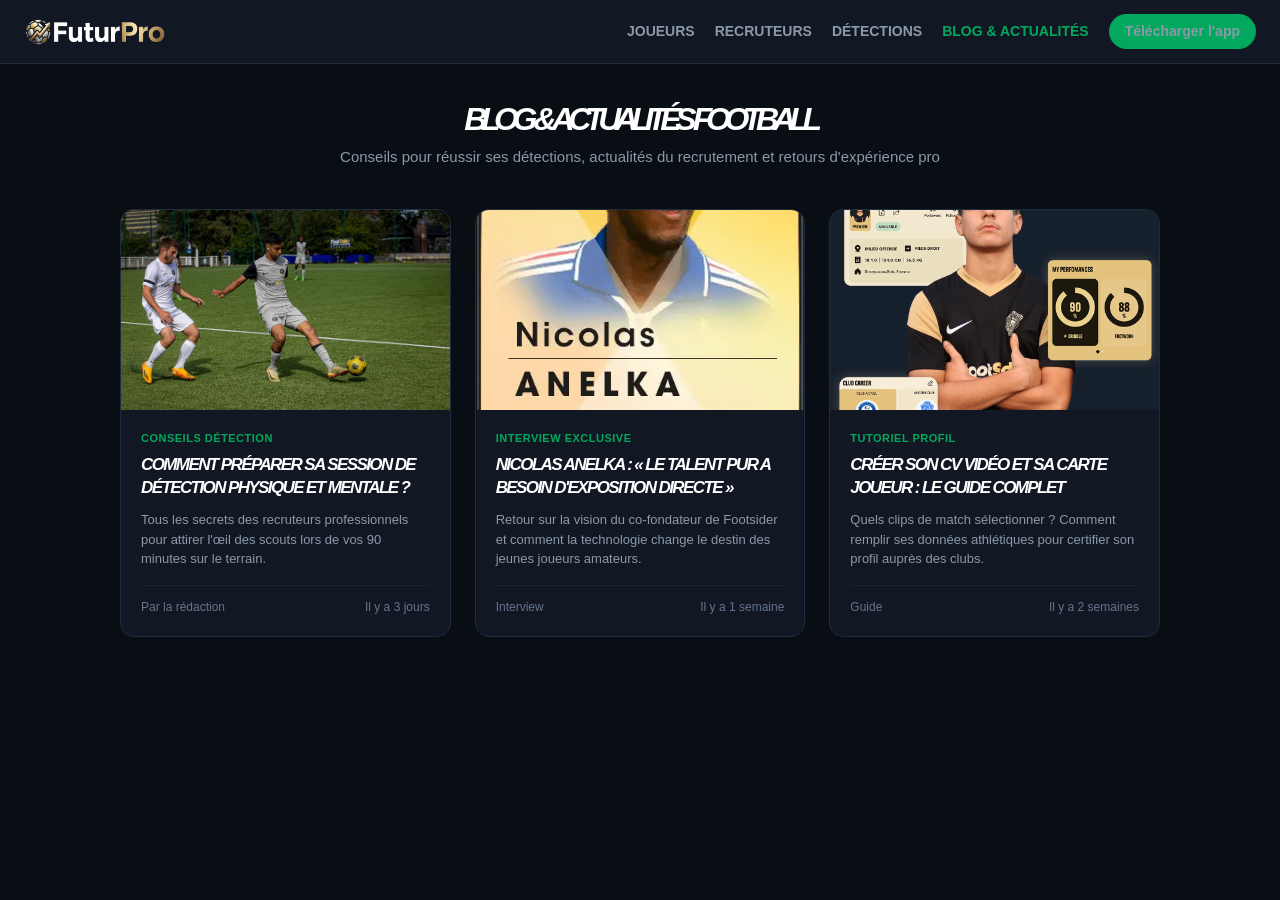
<file: blog.html>
<!DOCTYPE html>
<html lang="fr">
<head>
  <meta charset="UTF-8">
  <meta name="viewport" content="width=device-width, initial-scale=1.0">
  <title>Blog & Actualités - Footsider</title>
  <link rel="shortcut icon" href="./assets/img/favicon.2cc4d4cf.ico">
  <link rel="stylesheet" href="./style.css">
  <style>
    body {
      background: #090e15;
      color: #fff;
      font-family: -apple-system, BlinkMacSystemFont, "Segoe UI", Roboto, sans-serif;
      min-height: 100vh;
      display: flex;
      flex-direction: column;
    }
    .main-nav-bar {
      background: #111823;
      border-bottom: 1px solid #1f2c3d;
      padding: 14px 24px;
      display: flex;
      justify-content: space-between;
      align-items: center;
    }
    .main-nav-bar img {
      height: 28px;
    }
    .nav-links {
      display: flex;
      gap: 20px;
      align-items: center;
    }
    .nav-links a {
      color: #8b99a8;
      text-decoration: none;
      font-size: 14px;
      font-weight: 600;
      transition: color 0.2s;
    }
    .nav-links a:hover, .nav-links a.active {
      color: #02a85e;
    }
    .container-content {
      max-width: 1080px;
      margin: 36px auto;
      padding: 0 20px;
      flex: 1;
      width: 100%;
    }
    .blog-header {
      text-align: center;
      margin-bottom: 40px;
    }
    .blog-header h1 {
      font-size: 32px;
      font-weight: 900;
      letter-spacing: -0.5px;
    }
    .blog-header p {
      color: #8b99a8;
      font-size: 15px;
      margin-top: 8px;
    }
    .articles-grid {
      display: grid;
      grid-template-columns: repeat(auto-fill, minmax(320px, 1fr));
      gap: 24px;
    }
    .article-card {
      background: #111823;
      border: 1px solid #1f2c3d;
      border-radius: 14px;
      overflow: hidden;
      display: flex;
      flex-direction: column;
      transition: transform 0.2s, border-color 0.2s;
      text-decoration: none;
      color: inherit;
    }
    .article-card:hover {
      transform: translateY(-4px);
      border-color: #02a85e;
    }
    .article-cover {
      width: 100%;
      height: 200px;
      object-fit: cover;
      background: #16202c;
    }
    .article-body {
      padding: 20px;
      flex: 1;
      display: flex;
      flex-direction: column;
    }
    .article-category {
      font-size: 11px;
      font-weight: 700;
      color: #02a85e;
      text-transform: uppercase;
      letter-spacing: 0.5px;
      margin-bottom: 8px;
    }
    .article-title {
      font-size: 17px;
      font-weight: 800;
      line-height: 1.35;
      margin-bottom: 10px;
      color: #fff;
    }
    .article-desc {
      font-size: 13px;
      color: #8b99a8;
      line-height: 1.5;
      margin-bottom: 16px;
      flex: 1;
    }
    .article-meta {
      display: flex;
      justify-content: space-between;
      font-size: 12px;
      color: #64748b;
      border-top: 1px solid #1a2533;
      padding-top: 12px;
    }
    .btn-download {
      background: #02a85e;
      color: #fff;
      padding: 7px 16px;
      border-radius: 20px;
      text-decoration: none;
      font-weight: 700;
      font-size: 13px;
      display: inline-flex;
      align-items: center;
      gap: 6px;
    }
  </style>
</head>
<body>
  <nav class="main-nav-bar">
    <a href="/"><img src="./assets/img/logo-futurpro.png" alt="Footsider"></a>
    <div class="nav-links">
      <a href="/joueurs">JOUEURS</a>
      <a href="/recruteurs">RECRUTEURS</a>
      <a href="/detections">DÉTECTIONS</a>
      <a href="/blog" class="active">BLOG & ACTUALITÉS</a>
      <a href="/#telecharger" class="btn-download">Télécharger l'app</a>
    </div>
  </nav>

  <div class="container-content">
    <header class="blog-header">
      <h1>Blog & Actualités Football</h1>
      <p>Conseils pour réussir ses détections, actualités du recrutement et retours d'expérience pro</p>
    </header>

    <div class="articles-grid">
      <!-- Article 1 -->
      <article class="article-card">
        <img src="./assets/img/Joueur-Footsider-Detection.jpg" class="article-cover" alt="Détection football">
        <div class="article-body">
          <div class="article-category">Conseils Détection</div>
          <h2 class="article-title">Comment préparer sa session de détection physique et mentale ?</h2>
          <p class="article-desc">Tous les secrets des recruteurs professionnels pour attirer l'œil des scouts lors de vos 90 minutes sur le terrain.</p>
          <div class="article-meta">
            <span>Par la rédaction</span>
            <span>Il y a 3 jours</span>
          </div>
        </div>
      </article>

      <!-- Article 2 -->
      <article class="article-card">
        <img src="./assets/img/Anelka.webp" class="article-cover" alt="Nicolas Anelka">
        <div class="article-body">
          <div class="article-category">Interview Exclusive</div>
          <h2 class="article-title">Nicolas Anelka : « Le talent pur a besoin d'exposition directe »</h2>
          <p class="article-desc">Retour sur la vision du co-fondateur de Footsider et comment la technologie change le destin des jeunes joueurs amateurs.</p>
          <div class="article-meta">
            <span>Interview</span>
            <span>Il y a 1 semaine</span>
          </div>
        </div>
      </article>

      <!-- Article 3 -->
      <article class="article-card">
        <img src="./assets/img/Joueur_statistiques_footsider_v4.png" class="article-cover" alt="Statistiques et CV">
        <div class="article-body">
          <div class="article-category">Tutoriel Profil</div>
          <h2 class="article-title">Créer son CV vidéo et sa carte joueur : le guide complet</h2>
          <p class="article-desc">Quels clips de match sélectionner ? Comment remplir ses données athlétiques pour certifier son profil auprès des clubs.</p>
          <div class="article-meta">
            <span>Guide</span>
            <span>Il y a 2 semaines</span>
          </div>
        </div>
      </article>
    </div>
  </div>
</body>
</html>
</file>
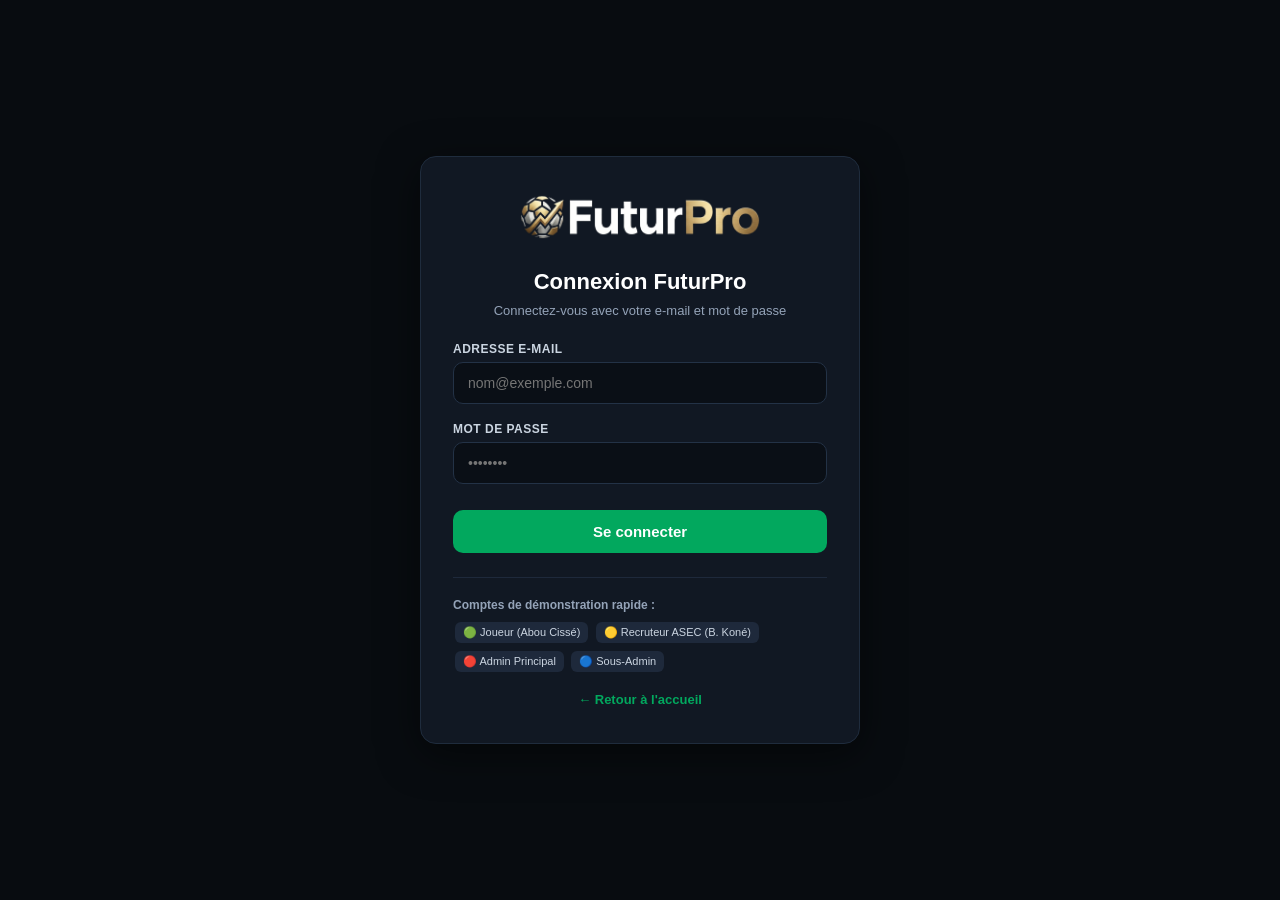
<file: connexion.html>
<!DOCTYPE html>
<html lang="fr">
<head>
  <meta charset="UTF-8">
  <meta name="viewport" content="width=device-width, initial-scale=1.0">
  <title>Connexion - FuturPro</title>
  <link rel="shortcut icon" href="./assets/img/favicon.2cc4d4cf.ico">
  <style>
    * { box-sizing: border-box; margin: 0; padding: 0; }
    body {
      background: #080c10;
      color: #fff;
      font-family: -apple-system, BlinkMacSystemFont, "Segoe UI", Roboto, sans-serif;
      min-height: 100vh;
      display: flex;
      flex-direction: column;
      justify-content: center;
      align-items: center;
      padding: 20px;
    }
    .auth-card {
      background: #111823;
      border: 1px solid #1f2c3d;
      border-radius: 16px;
      padding: 36px 32px;
      width: 100%;
      max-width: 440px;
      box-shadow: 0 10px 40px rgba(0,0,0,0.5);
    }
    .logo-container {
      text-align: center;
      margin-bottom: 24px;
    }
    .logo-container img {
      height: 48px;
    }
    h1 {
      font-size: 22px;
      text-align: center;
      margin-bottom: 8px;
      font-weight: 800;
    }
    .subtext {
      text-align: center;
      color: #94a3b8;
      font-size: 13px;
      margin-bottom: 24px;
    }
    .form-group {
      margin-bottom: 18px;
    }
    label {
      display: block;
      font-size: 12px;
      font-weight: 700;
      color: #cbd5e1;
      margin-bottom: 6px;
      text-transform: uppercase;
      letter-spacing: 0.5px;
    }
    input {
      width: 100%;
      background: #0a0f16;
      border: 1px solid #233246;
      border-radius: 10px;
      color: #fff;
      padding: 12px 14px;
      font-size: 14px;
      outline: none;
      transition: border-color 0.2s;
    }
    input:focus {
      border-color: #02a85e;
    }
    .btn-login {
      width: 100%;
      background: #02a85e;
      color: #fff;
      border: none;
      padding: 13px;
      border-radius: 10px;
      font-weight: 800;
      font-size: 15px;
      cursor: pointer;
      margin-top: 8px;
      transition: background 0.2s;
    }
    .btn-login:hover {
      background: #028e4f;
    }
    .error-box {
      background: rgba(239, 68, 68, 0.15);
      border: 1px solid #ef4444;
      color: #fca5a5;
      padding: 10px 14px;
      border-radius: 8px;
      font-size: 13px;
      margin-bottom: 18px;
      display: none;
    }
    .quick-roles {
      margin-top: 24px;
      padding-top: 20px;
      border-top: 1px solid #1e293b;
      font-size: 12px;
      color: #94a3b8;
    }
    .quick-badge {
      display: inline-block;
      background: #1e293b;
      color: #cbd5e1;
      padding: 4px 8px;
      border-radius: 6px;
      margin: 4px 2px;
      cursor: pointer;
      font-size: 11px;
    }
    .quick-badge:hover {
      background: #334155;
      color: #fff;
    }
    .bottom-links {
      text-align: center;
      margin-top: 16px;
      font-size: 13px;
    }
    .bottom-links a {
      color: #02a85e;
      text-decoration: none;
      font-weight: 600;
    }
  </style>
</head>
<body>

  <div class="auth-card">
    <div class="logo-container">
      <a href="/"><img src="./assets/img/logo-futurpro.png" alt="FuturPro"></a>
    </div>

    <h1>Connexion FuturPro</h1>
    <p class="subtext">Connectez-vous avec votre e-mail et mot de passe</p>

    <div id="error-msg" class="error-box"></div>

    <form onsubmit="handleLogin(event)">
      <div class="form-group">
        <label for="email">Adresse E-mail</label>
        <input type="email" id="email" required placeholder="nom@exemple.com">
      </div>

      <div class="form-group">
        <label for="motdepasse">Mot de passe</label>
        <input type="password" id="motdepasse" required placeholder="••••••••">
      </div>

      <button type="submit" class="btn-login" id="btn-submit">Se connecter</button>
    </form>

    <div class="quick-roles">
      <p style="margin-bottom: 6px; font-weight: 600;">Comptes de démonstration rapide :</p>
      <div>
        <span class="quick-badge" onclick="fillCreds('abou.cisse@gmail.com', '123456')">🟢 Joueur (Abou Cissé)</span>
        <span class="quick-badge" onclick="fillCreds('b.kone@asec.ci', '123456')">🟡 Recruteur ASEC (B. Koné)</span>
        <span class="quick-badge" onclick="fillCreds('admin@futurpro.com', 'admin123')">🔴 Admin Principal</span>
        <span class="quick-badge" onclick="fillCreds('moderation@futurpro.com', 'sousadmin123')">🔵 Sous-Admin</span>
      </div>
    </div>

    <div class="bottom-links">
      <a href="/">← Retour à l'accueil</a>
    </div>
  </div>

  <script>
    function fillCreds(email, pass) {
      document.getElementById('email').value = email;
      document.getElementById('motdepasse').value = pass;
    }

    // Préremplir si déjà connecté
    const savedUser = localStorage.getItem('futurpro_user');
    if (savedUser) {
      try {
        const u = JSON.parse(savedUser);
        if (u.email || u.mail) document.getElementById('email').value = u.email || u.mail;
      } catch (e) {}
    }

    async function handleLogin(e) {
      e.preventDefault();
      const errorBox = document.getElementById('error-msg');
      errorBox.style.display = 'none';

      const email = document.getElementById('email').value;
      const motdepasse = document.getElementById('motdepasse').value;
      const btn = document.getElementById('btn-submit');
      btn.innerText = 'Connexion...';
      btn.disabled = true;

      try {
        const res = await fetch('/api/login', {
          method: 'POST',
          headers: { 'Content-Type': 'application/json' },
          body: JSON.stringify({ email, motdepasse })
        });
        const data = await res.json();

        if (res.ok && data.success) {
          localStorage.setItem('futurpro_user', JSON.stringify({
            role: data.role,
            user: data.user
          }));
          window.location.href = data.redirect;
        } else {
          errorBox.innerText = data.error || 'Identifiants incorrects';
          errorBox.style.display = 'block';
        }
      } catch (err) {
        errorBox.innerText = 'Erreur lors de la connexion au serveur';
        errorBox.style.display = 'block';
      } finally {
        btn.innerText = 'Se connecter';
        btn.disabled = false;
      }
    }
  </script>
</body>
</html>
</file>
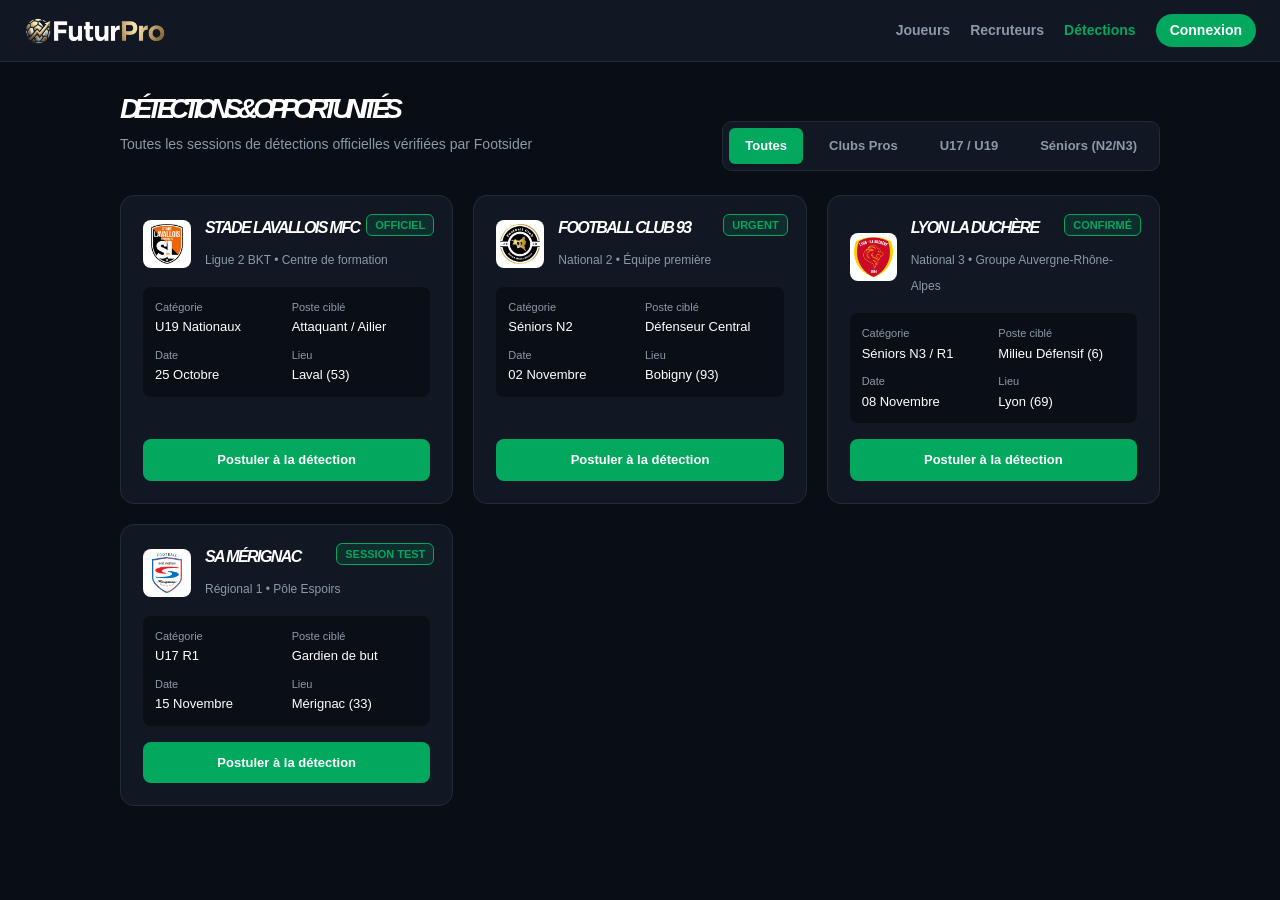
<file: detections.html>
<!DOCTYPE html>
<html lang="fr">
<head>
  <meta charset="UTF-8">
  <meta name="viewport" content="width=device-width, initial-scale=1.0">
  <title>Détections Football - Footsider</title>
  <link rel="shortcut icon" href="./assets/img/favicon.2cc4d4cf.ico">
  <link rel="stylesheet" href="./style.css">
  <style>
    body {
      background: #090e15;
      color: #fff;
      font-family: -apple-system, BlinkMacSystemFont, "Segoe UI", Roboto, sans-serif;
      min-height: 100vh;
      display: flex;
      flex-direction: column;
    }
    .main-nav-bar {
      background: #111823;
      border-bottom: 1px solid #1f2c3d;
      padding: 14px 24px;
      display: flex;
      justify-content: space-between;
      align-items: center;
    }
    .main-nav-bar img {
      height: 28px;
    }
    .nav-links {
      display: flex;
      gap: 20px;
      align-items: center;
    }
    .nav-links a {
      color: #8b99a8;
      text-decoration: none;
      font-size: 14px;
      font-weight: 600;
      transition: color 0.2s;
    }
    .nav-links a:hover, .nav-links a.active {
      color: #02a85e;
    }
    .container-content {
      max-width: 1080px;
      margin: 30px auto;
      padding: 0 20px;
      flex: 1;
      width: 100%;
    }
    .page-header {
      margin-bottom: 24px;
      display: flex;
      justify-content: space-between;
      align-items: flex-end;
      flex-wrap: wrap;
      gap: 16px;
    }
    .page-title h1 {
      font-size: 28px;
      font-weight: 900;
    }
    .page-title p {
      color: #8b99a8;
      font-size: 14px;
      margin-top: 4px;
    }
    .filter-bar {
      display: flex;
      gap: 10px;
      background: #111823;
      border: 1px solid #1f2c3d;
      padding: 6px;
      border-radius: 10px;
      overflow-x: auto;
    }
    .filter-btn {
      background: none;
      border: none;
      color: #8b99a8;
      padding: 8px 16px;
      border-radius: 6px;
      font-size: 13px;
      font-weight: 600;
      cursor: pointer;
      white-space: nowrap;
    }
    .filter-btn.active {
      background: #02a85e;
      color: #fff;
    }
    .detections-grid {
      display: grid;
      grid-template-columns: repeat(auto-fill, minmax(320px, 1fr));
      gap: 20px;
      margin-top: 24px;
    }
    .detection-card {
      background: #111823;
      border: 1px solid #1f2c3d;
      border-radius: 14px;
      padding: 22px;
      display: flex;
      flex-direction: column;
      position: relative;
      transition: transform 0.2s, border-color 0.2s;
    }
    .detection-card:hover {
      transform: translateY(-3px);
      border-color: #02a85e;
    }
    .club-header {
      display: flex;
      align-items: center;
      gap: 14px;
      margin-bottom: 16px;
    }
    .club-img {
      width: 48px;
      height: 48px;
      background: #fff;
      border-radius: 8px;
      padding: 4px;
      object-fit: contain;
    }
    .club-meta h3 {
      font-size: 16px;
      font-weight: 800;
    }
    .club-meta span {
      font-size: 12px;
      color: #8b99a8;
    }
    .badge-tag {
      position: absolute;
      top: 18px;
      right: 18px;
      background: rgba(2, 168, 94, 0.15);
      border: 1px solid #02a85e;
      color: #02a85e;
      font-size: 11px;
      font-weight: 700;
      padding: 2px 8px;
      border-radius: 6px;
    }
    .specs-grid {
      display: grid;
      grid-template-columns: 1fr 1fr;
      gap: 10px;
      background: #0a0f16;
      padding: 12px;
      border-radius: 8px;
      margin-bottom: 16px;
    }
    .spec-box {
      font-size: 11px;
      color: #8b99a8;
    }
    .spec-box strong {
      display: block;
      color: #fff;
      font-size: 13px;
      margin-top: 2px;
    }
    .btn-candidater {
      margin-top: auto;
      width: 100%;
      background: #02a85e;
      color: #fff;
      border: none;
      padding: 11px;
      border-radius: 8px;
      font-weight: 700;
      font-size: 13px;
      cursor: pointer;
      transition: filter 0.2s;
    }
    .btn-candidater:hover {
      filter: brightness(1.1);
    }
    .btn-candidater.applied {
      background: #202d3f;
      color: #8b99a8;
      cursor: default;
    }
  </style>
</head>
<body>
  <nav class="main-nav-bar">
    <a href="/"><img src="./assets/img/logo-futurpro.png" alt="Footsider"></a>
    <div class="nav-links">
      <a href="/joueurs">Joueurs</a>
      <a href="/recruteurs">Recruteurs</a>
      <a href="/detections" class="active">Détections</a>
      <a href="/connexion" style="background: #02a85e; color: #fff; padding: 6px 14px; border-radius: 20px;">Connexion</a>
    </div>
  </nav>

  <div class="container-content">
    <div class="page-header">
      <div class="page-title">
        <h1>Détections & Opportunités</h1>
        <p>Toutes les sessions de détections officielles vérifiées par Footsider</p>
      </div>
      <div class="filter-bar">
        <button class="filter-btn active" onclick="filterCards('all', this)">Toutes</button>
        <button class="filter-btn" onclick="filterCards('pro', this)">Clubs Pros</button>
        <button class="filter-btn" onclick="filterCards('u19', this)">U17 / U19</button>
        <button class="filter-btn" onclick="filterCards('seniors', this)">Séniors (N2/N3)</button>
      </div>
    </div>

    <div class="detections-grid" id="grid">
      <!-- Card 1 -->
      <div class="detection-card" data-category="pro u19">
        <span class="badge-tag">OFFICIEL</span>
        <div class="club-header">
          <img src="./assets/img/Logo_Stade_lavallois_MFC_2022.svg-56x70.png" class="club-img" alt="Laval">
          <div class="club-meta">
            <h3>Stade Lavallois MFC</h3>
            <span>Ligue 2 BKT • Centre de formation</span>
          </div>
        </div>
        <div class="specs-grid">
          <div class="spec-box">Catégorie<strong>U19 Nationaux</strong></div>
          <div class="spec-box">Poste ciblé<strong>Attaquant / Ailier</strong></div>
          <div class="spec-box">Date<strong>25 Octobre</strong></div>
          <div class="spec-box">Lieu<strong>Laval (53)</strong></div>
        </div>
        <button class="btn-candidater" onclick="apply(this, 'Stade Lavallois')">Postuler à la détection</button>
      </div>

      <!-- Card 2 -->
      <div class="detection-card" data-category="seniors">
        <span class="badge-tag">URGENT</span>
        <div class="club-header">
          <img src="./assets/img/Logo_Football_Club_93_-_2020.svg-2-70x70.png" class="club-img" alt="FC93">
          <div class="club-meta">
            <h3>Football Club 93</h3>
            <span>National 2 • Équipe première</span>
          </div>
        </div>
        <div class="specs-grid">
          <div class="spec-box">Catégorie<strong>Séniors N2</strong></div>
          <div class="spec-box">Poste ciblé<strong>Défenseur Central</strong></div>
          <div class="spec-box">Date<strong>02 Novembre</strong></div>
          <div class="spec-box">Lieu<strong>Bobigny (93)</strong></div>
        </div>
        <button class="btn-candidater" onclick="apply(this, 'Football Club 93')">Postuler à la détection</button>
      </div>

      <!-- Card 3 -->
      <div class="detection-card" data-category="seniors">
        <span class="badge-tag">CONFIRMÉ</span>
        <div class="club-header">
          <img src="./assets/img/Logo_Lyon_La_Duchere_-_2021.svg-2-68x70.png" class="club-img" alt="Lyon">
          <div class="club-meta">
            <h3>Lyon La Duchère</h3>
            <span>National 3 • Groupe Auvergne-Rhône-Alpes</span>
          </div>
        </div>
        <div class="specs-grid">
          <div class="spec-box">Catégorie<strong>Séniors N3 / R1</strong></div>
          <div class="spec-box">Poste ciblé<strong>Milieu Défensif (6)</strong></div>
          <div class="spec-box">Date<strong>08 Novembre</strong></div>
          <div class="spec-box">Lieu<strong>Lyon (69)</strong></div>
        </div>
        <button class="btn-candidater" onclick="apply(this, 'Lyon La Duchère')">Postuler à la détection</button>
      </div>

      <!-- Card 4 -->
      <div class="detection-card" data-category="u19">
        <span class="badge-tag">SESSION TEST</span>
        <div class="club-header">
          <img src="./assets/img/Logo_SA_Merignac_Football_-_2017.svg-6-54x70.png" class="club-img" alt="SAM">
          <div class="club-meta">
            <h3>SA Mérignac</h3>
            <span>Régional 1 • Pôle Espoirs</span>
          </div>
        </div>
        <div class="specs-grid">
          <div class="spec-box">Catégorie<strong>U17 R1</strong></div>
          <div class="spec-box">Poste ciblé<strong>Gardien de but</strong></div>
          <div class="spec-box">Date<strong>15 Novembre</strong></div>
          <div class="spec-box">Lieu<strong>Mérignac (33)</strong></div>
        </div>
        <button class="btn-candidater" onclick="apply(this, 'SA Mérignac')">Postuler à la détection</button>
      </div>
    </div>
  </div>

  <script>
    function filterCards(cat, btn) {
      document.querySelectorAll('.filter-btn').forEach(b => b.classList.remove('active'));
      btn.classList.add('active');
      const cards = document.querySelectorAll('.detection-card');
      cards.forEach(c => {
        if (cat === 'all' || c.getAttribute('data-category').includes(cat)) {
          c.style.display = 'flex';
        } else {
          c.style.display = 'none';
        }
      });
    }

    function apply(btn, club) {
      const user = localStorage.getItem('footsider_user');
      if (!user) {
        if (confirm('Veuillez vous connecter pour postuler à ' + club + '. Aller à la page de connexion ?')) {
          window.location.href = '/joueurs';
        }
        return;
      }
      btn.innerText = '✓ Candidature envoyée';
      btn.classList.add('applied');
      btn.disabled = true;
      alert('Votre candidature pour ' + club + ' a été transmise au recruteur avec succès !');
    }
  </script>
</body>
</html>
</file>
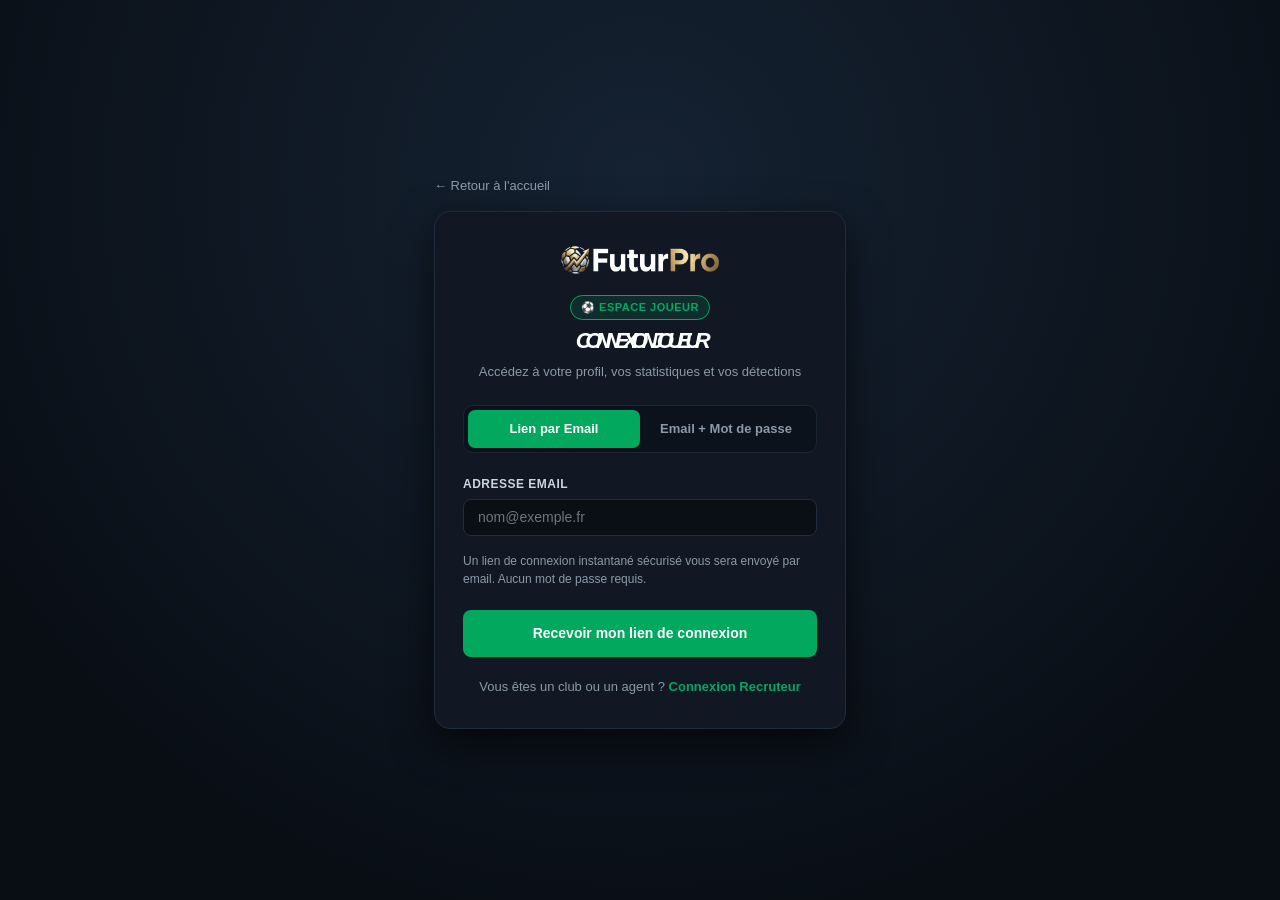
<file: login-joueur.html>
<!DOCTYPE html>
<html lang="fr">
<head>
  <meta charset="UTF-8">
  <meta name="viewport" content="width=device-width, initial-scale=1.0">
  <title>Espace Joueur - Connexion Footsider</title>
  <link rel="shortcut icon" href="./assets/img/favicon.2cc4d4cf.ico">
  <link rel="stylesheet" href="./style.css">
  <style>
    body {
      background: #090e15 radial-gradient(circle at 50% 20%, #152232 0%, #090e15 80%);
      color: #fff;
      min-height: 100vh;
      display: flex;
      flex-direction: column;
      font-family: -apple-system, BlinkMacSystemFont, "Segoe UI", Roboto, sans-serif;
    }
    .auth-container {
      max-width: 460px;
      margin: auto;
      padding: 30px 24px;
      width: 100%;
    }
    .auth-card {
      background: #111823;
      border: 1px solid #1f2c3d;
      border-radius: 16px;
      padding: 32px 28px;
      box-shadow: 0 15px 40px rgba(0, 0, 0, 0.6);
    }
    .auth-header {
      text-align: center;
      margin-bottom: 24px;
    }
    .auth-header img {
      height: 32px;
      margin-bottom: 16px;
    }
    .role-badge {
      display: inline-block;
      background: rgba(2, 168, 94, 0.15);
      border: 1px solid #02a85e;
      color: #02a85e;
      font-weight: 700;
      font-size: 11px;
      padding: 3px 10px;
      border-radius: 20px;
      text-transform: uppercase;
      letter-spacing: 0.5px;
      margin-bottom: 8px;
    }
    .auth-header h1 {
      font-size: 22px;
      font-weight: 800;
      color: #fff;
    }
    .auth-header p {
      font-size: 13px;
      color: #8b99a8;
      margin-top: 4px;
    }
    .tabs-switch {
      display: flex;
      background: #0c121b;
      border: 1px solid #1a2533;
      border-radius: 10px;
      padding: 4px;
      margin-bottom: 22px;
    }
    .tab-btn {
      flex: 1;
      padding: 9px;
      background: none;
      border: none;
      color: #8b99a8;
      font-size: 13px;
      font-weight: 600;
      border-radius: 7px;
      cursor: pointer;
      transition: all 0.2s;
    }
    .tab-btn.active {
      background: #02a85e;
      color: #fff;
    }
    .form-group {
      margin-bottom: 16px;
    }
    .form-group label {
      display: block;
      font-size: 12px;
      font-weight: 700;
      color: #cbd5e1;
      margin-bottom: 6px;
      text-transform: uppercase;
      letter-spacing: 0.5px;
    }
    .form-control {
      width: 100%;
      background: #0a0f16;
      border: 1px solid #202d3f;
      border-radius: 8px;
      padding: 12px 14px;
      color: #fff;
      font-size: 14px;
      outline: none;
      transition: border-color 0.2s;
    }
    .form-control:focus {
      border-color: #02a85e;
      box-shadow: 0 0 0 2px rgba(2, 168, 94, 0.25);
    }
    .btn-submit {
      width: 100%;
      background: #02a85e;
      color: #fff;
      border: none;
      border-radius: 8px;
      padding: 13px;
      font-size: 14px;
      font-weight: 700;
      cursor: pointer;
      margin-top: 8px;
      transition: filter 0.2s;
    }
    .btn-submit:hover {
      filter: brightness(1.1);
    }
    .auth-footer {
      text-align: center;
      margin-top: 20px;
      font-size: 13px;
      color: #8b99a8;
    }
    .auth-footer a {
      color: #02a85e;
      text-decoration: none;
      font-weight: 600;
    }
    .back-home {
      display: inline-flex;
      align-items: center;
      gap: 6px;
      color: #8b99a8;
      text-decoration: none;
      font-size: 13px;
      margin-bottom: 16px;
    }
    .back-home:hover {
      color: #fff;
    }
  </style>
</head>
<body>
  <div class="auth-container">
    <a href="/" class="back-home">← Retour à l'accueil</a>
    <div class="auth-card">
      <div class="auth-header">
        <a href="/"><img src="./assets/img/logo-futurpro.png" alt="Footsider"></a>
        <div><span class="role-badge">⚽ Espace Joueur</span></div>
        <h1>Connexion Joueur</h1>
        <p>Accédez à votre profil, vos statistiques et vos détections</p>
      </div>

      <div class="tabs-switch">
        <button class="tab-btn active" id="btn-tab-email" onclick="setTab('email')">Lien par Email</button>
        <button class="tab-btn" id="btn-tab-pass" onclick="setTab('password')">Email + Mot de passe</button>
      </div>

      <!-- Mode 1: Par compte email direct -->
      <form id="form-email" onsubmit="handleLogin(event, 'email')">
        <div class="form-group">
          <label>Adresse Email</label>
          <input type="email" class="form-control" placeholder="nom@exemple.fr" required id="joueur-email-only">
        </div>
        <p style="font-size: 12px; color: #8b99a8; margin-bottom: 14px;">
          Un lien de connexion instantané sécurisé vous sera envoyé par email. Aucun mot de passe requis.
        </p>
        <button type="submit" class="btn-submit">Recevoir mon lien de connexion</button>
      </form>

      <!-- Mode 2: Email + Mot de passe -->
      <form id="form-password" style="display: none;" onsubmit="handleLogin(event, 'password')">
        <div class="form-group">
          <label>Adresse Email</label>
          <input type="email" class="form-control" placeholder="nom@exemple.fr" required id="joueur-email">
        </div>
        <div class="form-group">
          <label>Mot de passe</label>
          <input type="password" class="form-control" placeholder="••••••••" required id="joueur-pass">
        </div>
        <div style="display: flex; justify-content: space-between; font-size: 12px; margin-bottom: 14px;">
          <label style="display: flex; align-items: center; gap: 6px; cursor: pointer;">
            <input type="checkbox" checked> Se souvenir de moi
          </label>
          <a href="#" style="color: #02a85e; text-decoration: none;">Mot de passe oublié ?</a>
        </div>
        <button type="submit" class="btn-submit">Se connecter</button>
      </form>

      <div class="auth-footer">
        Vous êtes un club ou un agent ? <a href="/recruteurs">Connexion Recruteur</a>
      </div>
    </div>
  </div>

  <script>
    function setTab(tab) {
      const btnEmail = document.getElementById('btn-tab-email');
      const btnPass = document.getElementById('btn-tab-pass');
      const formEmail = document.getElementById('form-email');
      const formPass = document.getElementById('form-password');

      if (tab === 'email') {
        btnEmail.classList.add('active');
        btnPass.classList.remove('active');
        formEmail.style.display = 'block';
        formPass.style.display = 'none';
      } else {
        btnPass.classList.add('active');
        btnEmail.classList.remove('active');
        formPass.style.display = 'block';
        formEmail.style.display = 'none';
      }
    }

    function handleLogin(e, mode) {
      e.preventDefault();
      const email = mode === 'email' ? document.getElementById('joueur-email-only').value : document.getElementById('joueur-email').value;
      localStorage.setItem('footsider_user', JSON.stringify({ role: 'joueur', email: email }));
      alert('Connexion réussie en tant que Joueur (' + email + ') ! Redirection...');
      window.location.href = '/app';
    }
  </script>
</body>
</html>
</file>
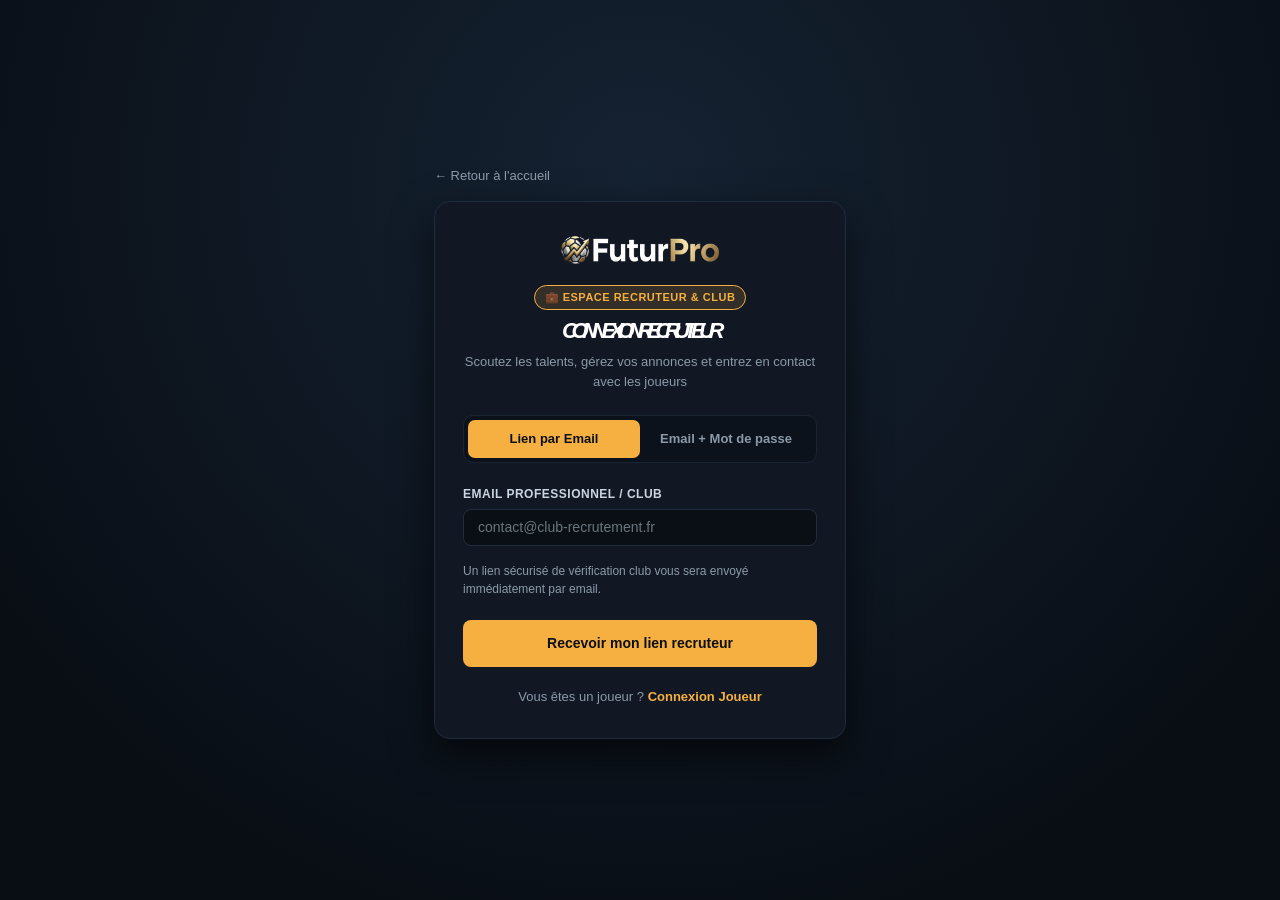
<file: login-recruteur.html>
<!DOCTYPE html>
<html lang="fr">
<head>
  <meta charset="UTF-8">
  <meta name="viewport" content="width=device-width, initial-scale=1.0">
  <title>Espace Recruteur - Connexion Footsider</title>
  <link rel="shortcut icon" href="./assets/img/favicon.2cc4d4cf.ico">
  <link rel="stylesheet" href="./style.css">
  <style>
    body {
      background: #090e15 radial-gradient(circle at 50% 20%, #152232 0%, #090e15 80%);
      color: #fff;
      min-height: 100vh;
      display: flex;
      flex-direction: column;
      font-family: -apple-system, BlinkMacSystemFont, "Segoe UI", Roboto, sans-serif;
    }
    .auth-container {
      max-width: 460px;
      margin: auto;
      padding: 30px 24px;
      width: 100%;
    }
    .auth-card {
      background: #111823;
      border: 1px solid #1f2c3d;
      border-radius: 16px;
      padding: 32px 28px;
      box-shadow: 0 15px 40px rgba(0, 0, 0, 0.6);
    }
    .auth-header {
      text-align: center;
      margin-bottom: 24px;
    }
    .auth-header img {
      height: 32px;
      margin-bottom: 16px;
    }
    .role-badge {
      display: inline-block;
      background: rgba(245, 176, 65, 0.15);
      border: 1px solid #f5b041;
      color: #f5b041;
      font-weight: 700;
      font-size: 11px;
      padding: 3px 10px;
      border-radius: 20px;
      text-transform: uppercase;
      letter-spacing: 0.5px;
      margin-bottom: 8px;
    }
    .auth-header h1 {
      font-size: 22px;
      font-weight: 800;
      color: #fff;
    }
    .auth-header p {
      font-size: 13px;
      color: #8b99a8;
      margin-top: 4px;
    }
    .tabs-switch {
      display: flex;
      background: #0c121b;
      border: 1px solid #1a2533;
      border-radius: 10px;
      padding: 4px;
      margin-bottom: 22px;
    }
    .tab-btn {
      flex: 1;
      padding: 9px;
      background: none;
      border: none;
      color: #8b99a8;
      font-size: 13px;
      font-weight: 600;
      border-radius: 7px;
      cursor: pointer;
      transition: all 0.2s;
    }
    .tab-btn.active {
      background: #f5b041;
      color: #0b0f14;
    }
    .form-group {
      margin-bottom: 16px;
    }
    .form-group label {
      display: block;
      font-size: 12px;
      font-weight: 700;
      color: #cbd5e1;
      margin-bottom: 6px;
      text-transform: uppercase;
      letter-spacing: 0.5px;
    }
    .form-control {
      width: 100%;
      background: #0a0f16;
      border: 1px solid #202d3f;
      border-radius: 8px;
      padding: 12px 14px;
      color: #fff;
      font-size: 14px;
      outline: none;
      transition: border-color 0.2s;
    }
    .form-control:focus {
      border-color: #f5b041;
      box-shadow: 0 0 0 2px rgba(245, 176, 65, 0.25);
    }
    .btn-submit {
      width: 100%;
      background: #f5b041;
      color: #0b0f14;
      border: none;
      border-radius: 8px;
      padding: 13px;
      font-size: 14px;
      font-weight: 800;
      cursor: pointer;
      margin-top: 8px;
      transition: filter 0.2s;
    }
    .btn-submit:hover {
      filter: brightness(1.1);
    }
    .auth-footer {
      text-align: center;
      margin-top: 20px;
      font-size: 13px;
      color: #8b99a8;
    }
    .auth-footer a {
      color: #f5b041;
      text-decoration: none;
      font-weight: 600;
    }
    .back-home {
      display: inline-flex;
      align-items: center;
      gap: 6px;
      color: #8b99a8;
      text-decoration: none;
      font-size: 13px;
      margin-bottom: 16px;
    }
    .back-home:hover {
      color: #fff;
    }
  </style>
</head>
<body>
  <div class="auth-container">
    <a href="/" class="back-home">← Retour à l'accueil</a>
    <div class="auth-card">
      <div class="auth-header">
        <a href="/"><img src="./assets/img/logo-futurpro.png" alt="Footsider"></a>
        <div><span class="role-badge">💼 Espace Recruteur & Club</span></div>
        <h1>Connexion Recruteur</h1>
        <p>Scoutez les talents, gérez vos annonces et entrez en contact avec les joueurs</p>
      </div>

      <div class="tabs-switch">
        <button class="tab-btn active" id="btn-tab-email" onclick="setTab('email')">Lien par Email</button>
        <button class="tab-btn" id="btn-tab-pass" onclick="setTab('password')">Email + Mot de passe</button>
      </div>

      <!-- Mode 1: Par compte email direct -->
      <form id="form-email" onsubmit="handleLogin(event, 'email')">
        <div class="form-group">
          <label>Email Professionnel / Club</label>
          <input type="email" class="form-control" placeholder="contact@club-recrutement.fr" required id="recruteur-email-only">
        </div>
        <p style="font-size: 12px; color: #8b99a8; margin-bottom: 14px;">
          Un lien sécurisé de vérification club vous sera envoyé immédiatement par email.
        </p>
        <button type="submit" class="btn-submit">Recevoir mon lien recruteur</button>
      </form>

      <!-- Mode 2: Email + Mot de passe -->
      <form id="form-password" style="display: none;" onsubmit="handleLogin(event, 'password')">
        <div class="form-group">
          <label>Email Professionnel / Club</label>
          <input type="email" class="form-control" placeholder="contact@club-recrutement.fr" required id="recruteur-email">
        </div>
        <div class="form-group">
          <label>Mot de passe</label>
          <input type="password" class="form-control" placeholder="••••••••" required id="recruteur-pass">
        </div>
        <div style="display: flex; justify-content: space-between; font-size: 12px; margin-bottom: 14px;">
          <label style="display: flex; align-items: center; gap: 6px; cursor: pointer;">
            <input type="checkbox" checked> Rester connecté
          </label>
          <a href="#" style="color: #f5b041; text-decoration: none;">Mot de passe oublié ?</a>
        </div>
        <button type="submit" class="btn-submit">Accéder au tableau de bord</button>
      </form>

      <div class="auth-footer">
        Vous êtes un joueur ? <a href="/joueurs">Connexion Joueur</a>
      </div>
    </div>
  </div>

  <script>
    function setTab(tab) {
      const btnEmail = document.getElementById('btn-tab-email');
      const btnPass = document.getElementById('btn-tab-pass');
      const formEmail = document.getElementById('form-email');
      const formPass = document.getElementById('form-password');

      if (tab === 'email') {
        btnEmail.classList.add('active');
        btnPass.classList.remove('active');
        formEmail.style.display = 'block';
        formPass.style.display = 'none';
      } else {
        btnPass.classList.add('active');
        btnEmail.classList.remove('active');
        formPass.style.display = 'block';
        formEmail.style.display = 'none';
      }
    }

    function handleLogin(e, mode) {
      e.preventDefault();
      const email = mode === 'email' ? document.getElementById('recruteur-email-only').value : document.getElementById('recruteur-email').value;
      localStorage.setItem('footsider_user', JSON.stringify({ role: 'recruteur', email: email }));
      alert('Connexion réussie en tant que Recruteur / Club (' + email + ') ! Accès aux détections...');
      window.location.href = '/detections';
    }
  </script>
</body>
</html>
</file>
<file: style.css>
.showMore.svelte-dofab0 a.svelte-dofab0:hover{cursor:pointer}.message.svelte-12ihpky{color:#157dec;font-size:13px;font-style:italic}.no_questions.svelte-12ihpky,.gif.svelte-12ihpky{padding-bottom:15px}.no_questions.svelte-kmb7uz,.gif.svelte-kmb7uz{padding-bottom:15px}.helpie-faq.accordions{margin:0 auto;width:100%;transform:none!important;opacity:1;margin-top:10px}.helpie-faq.accordions img{box-shadow:none}.helpie-faq.accordions p{margin-bottom:1.6em}.helpie-faq.accordions .accordion .accordion__item .accordion__header{padding:15px}.helpie-faq.accordions .accordion .accordion__item .accordion__body{padding:0 15px}.helpie-faq.accordions .accordion .accordion__item .accordion__body p{margin-bottom:15px}.helpie-faq.accordions .accordion{margin:40px 0;overflow:hidden;padding:0}.helpie-faq.accordions .accordion--show{display:block}.helpie-faq.accordions .accordion--hide{display:none}.helpie-faq.accordions .accordion.faq_list .accordion__item .accordion__header{padding:5px 30px}.helpie-faq.accordions .accordion.faq_list .accordion__item .accordion__body{padding:5px 30px}.helpie-faq.accordions .accordion .accordion__item{list-style-type:none;padding:0;margin:0;border-bottom:solid 1px #44596b}.helpie-faq.accordions .accordion .accordion__item--show{display:block}.helpie-faq.accordions .accordion .accordion__item--hide{display:none}.helpie-faq.accordions .accordion .accordion__item .accordion__header{border:none;cursor:pointer;display:block;outline:none;position:relative;text-align:left;width:100%}.helpie-faq.accordions .accordion .accordion__item .accordion__header div.accordion__title{font-size:100%;font-weight:600;padding-right:10px}.helpie-faq.accordions .accordion .accordion__item .accordion__header div.accordion__title .accordion__title-icon{padding:0 10px}.helpie-faq.accordions .accordion .accordion__item .accordion__header h1,.helpie-faq.accordions .accordion .accordion__item .accordion__header h2,.helpie-faq.accordions .accordion .accordion__item .accordion__header h3,.helpie-faq.accordions .accordion .accordion__item .accordion__header h4,.helpie-faq.accordions .accordion .accordion__item .accordion__header h5,.helpie-faq.accordions .accordion .accordion__item .accordion__header h6,.helpie-faq.accordions .accordion .accordion__item .accordion__header p.accordion__title{padding-right:10px}.helpie-faq.accordions .accordion .accordion__item .accordion__header h1 .accordion__title-icon,.helpie-faq.accordions .accordion .accordion__item .accordion__header h2 .accordion__title-icon,.helpie-faq.accordions .accordion .accordion__item .accordion__header h3 .accordion__title-icon,.helpie-faq.accordions .accordion .accordion__item .accordion__header h4 .accordion__title-icon,.helpie-faq.accordions .accordion .accordion__item .accordion__header h5 .accordion__title-icon,.helpie-faq.accordions .accordion .accordion__item .accordion__header h6 .accordion__title-icon,.helpie-faq.accordions .accordion .accordion__item .accordion__header p.accordion__title .accordion__title-icon{padding:0 10px}.helpie-faq.accordions .accordion .accordion__item .accordion__header .accordion__toggle{position:absolute;right:0;top:50%;margin-right:37px;margin-top:-12px}.helpie-faq.accordions .accordion .accordion__item .accordion__header .accordion__toggle span .accordion__toggle-icons{font-size:18px;transition:all .2s ease-in-out}.helpie-faq.accordions .accordion .accordion__item .accordion__header .accordion__toggle.open-all .accordion__toggle--open{display:none}.helpie-faq.accordions .accordion .accordion__item .accordion__header .accordion__toggle.open-all .accordion__toggle--close{display:block}.helpie-faq.accordions .accordion .accordion__item .accordion__header.accordion__icon__position--ltr::after{left:0;right:initial;margin-left:37px;margin-right:0}.helpie-faq.accordions .accordion .accordion__item .accordion__header.accordion__icon__position--ltr::before{left:0;right:initial;margin-left:37px;margin-right:0}.helpie-faq.accordions .accordion .accordion__item .accordion__header.accordion__icon__position--ltr .accordion__title{padding-right:0;padding-left:35px}.helpie-faq.accordions .accordion .accordion__item .accordion__header.accordion__icon__position--ltr .accordion__toggle{left:0;right:initial;margin-left:37px;margin-right:0}.helpie-faq.accordions .accordion .accordion__item .accordion__header:focus{outline:2px solid #007bff;outline-offset:2px}.helpie-faq.accordions .accordion .accordion__item .accordion__header:focus:not(:focus-visible){outline:none}.helpie-faq.accordions .accordion .accordion__item .accordion__header:focus-visible{outline:2px solid #007bff;outline-offset:2px}.helpie-faq.accordions .accordion .accordion__item .accordion__body{display:none;overflow:hidden;font-weight:400;color:""}.helpie-faq.accordions .accordion__header:before{content:"";height:2px;margin-right:37px;position:absolute;right:0;top:50%;transform:rotate(90deg);transition:all .2s ease-in-out;width:14px}.helpie-faq.accordions .accordion__header:after{content:"";height:2px;margin-right:37px;position:absolute;right:0;top:50%;width:14px}.helpie-faq.accordions .accordion__header.active:before{transform:rotate(0deg)}.helpie-faq.accordions .accordion__header.active .accordion__title,.helpie-faq.accordions .accordion__header:focus .accordion__title{position:relative}.helpie-faq.accordions .accordion.faq_list .accordion__item .accordion__header{display:block}.helpie-faq.accordions .accordion.faq_list .accordion__item .accordion__header:after,.helpie-faq.accordions .accordion.faq_list .accordion__item .accordion__header:before{visibility:hidden}.helpie-faq.accordions .accordion.faq_list .accordion__item .accordion__body{display:block}.helpie-faq.accordions .accordion__header.custom-icon:after,.helpie-faq.accordions .accordion__header.custom-icon:before{content:none}.helpie-faq.accordions .accordion__header.custom-icon .accordion__toggle .accordion__toggle--open{display:block}.helpie-faq.accordions .accordion__header.custom-icon .accordion__toggle .accordion__toggle--close{display:none}.helpie-faq.accordions .accordion__header.custom-icon.active .accordion__toggle .accordion__toggle--open{display:none}.helpie-faq.accordions .accordion__header.custom-icon.active .accordion__toggle .accordion__toggle--close{display:block}.helpie-faq.accordions .accordion__heading--show{display:block}.helpie-faq.accordions .accordion__heading--hide{display:none}.helpie-faq.accordions .accordion__heading .accordion__title-icon{padding:0 10px}.helpie-faq.accordions .helpie-faq.accordions.search-focused .search__input{outline:2px solid #007bff;outline-offset:2px}.helpie-faq.accordions .screen-reader-text{position:absolute;width:1px;height:1px;padding:0;margin:-1px;overflow:hidden;clip:rect(0,0,0,0);white-space:nowrap;border:0}.helpie-faq.accordions .accordion__body{background:#fcfcfc}.helpie-faq.accordions .accordion__header{background:#fff}.helpie-faq.accordions .accordion__header:before,.helpie-faq.accordions .accordion__header:after{background:#44596b}.helpie-faq.accordions.dark .accordion__body{background:#272727;color:#fcfcfc}.helpie-faq.accordions.dark .accordion__body p,.helpie-faq.accordions.dark .accordion__body h1,.helpie-faq.accordions.dark .accordion__body h2,.helpie-faq.accordions.dark .accordion__body h3,.helpie-faq.accordions.dark .accordion__body h4,.helpie-faq.accordions.dark .accordion__body h5,.helpie-faq.accordions.dark .accordion__body h6{color:#fcfcfc}.helpie-faq.accordions.dark .accordion__header{background:#171717;color:#fcfcfc}.helpie-faq.accordions.dark .accordion__header:before,.helpie-faq.accordions.dark .accordion__header:after{background:#fcfcfc}.helpie-faq.accordions.dark .form__section.dark{background:#272727}.helpie-faq.accordions.dark .form__section.dark label{color:#fcfcfc}.helpie-faq.accordions.dark .search__input{background:#272727;color:#fcfcfc}.helpie-faq.accordions.dark .search__input::-webkit-input-placeholder{color:#fcfcfc}.helpie-faq.accordions.dark .search__input:-moz-placeholder{color:#fcfcfc}.helpie-faq.accordions.dark .search__input::-moz-placeholder{color:#fcfcfc}.helpie-faq.accordions.dark .search__input:-ms-input-placeholder{color:#fcfcfc}.helpie-faq.accordions.dark .search__icon{color:#fcfcfc}.helpie-faq.accordions .search{position:relative;display:block;margin:0 auto;max-width:100%}.helpie-faq.accordions .search *{box-sizing:border-box}.helpie-faq.accordions .search__wrapper{display:flex;align-items:center}.helpie-faq.accordions .search__input{background:#fff;margin:0 auto;width:100%;height:45px;padding:0 20px;font-size:1rem;border:1px solid #d0cfce;outline:none}.helpie-faq.accordions .search__input:focus{border:1px solid #008abf;transition:.35s ease;color:#008abf}.helpie-faq.accordions .search__input:focus::-webkit-input-placeholder{-webkit-transition:opacity .45s ease;transition:opacity .45s ease;opacity:0}.helpie-faq.accordions .search__input:focus::-moz-placeholder{-moz-transition:opacity .45s ease;transition:opacity .45s ease;opacity:0}.helpie-faq.accordions .search__input:focus:-ms-placeholder{-ms-transition:opacity .45s ease;transition:opacity .45s ease;opacity:0}.helpie-faq.accordions .search__icon{position:absolute;right:10px;box-shadow:none;display:flex;align-items:center}.helpie-faq.accordions .search__icon .svg-icon--search{display:inline-block;width:23px;height:23px}.helpie-faq.accordions .search__message__content{text-align:center}.helpie-faq.accordions .form__section{padding:5%;border:solid 1px #f2f2f2;background:#fcfcfc;display:none}.helpie-faq.accordions .form__text,.helpie-faq.accordions .form__email,.helpie-faq.accordions .form__textarea{background:#f2f2f2;width:100%}.helpie-faq.accordions .form__text:focus,.helpie-faq.accordions .form__email:focus,.helpie-faq.accordions .form__textarea:focus{outline:none}.helpie-faq.accordions .form__select{width:100%}.helpie-faq.accordions .collection-title{margin-bottom:20px}.helpie-faq.accordions div.helpie-faq__pagination{margin-bottom:50px;width:100%;overflow:auto}.helpie-faq.accordions div.helpie-faq__pagination--hide{display:none}.helpie-faq.accordions div.helpie-faq__pagination.helpie-faq__pagination-positions--left{text-align:left}.helpie-faq.accordions div.helpie-faq__pagination.helpie-faq__pagination-positions--right{text-align:right}.helpie-faq.accordions div.helpie-faq__pagination.helpie-faq__pagination-positions--center{text-align:center}.helpie-faq.accordions div.helpie-faq__pagination ul.helpie-faq__pagination__list{display:flex;flex:1;list-style:none;margin:0;justify-content:center;margin-right:auto;margin-left:auto}.helpie-faq.accordions div.helpie-faq__pagination ul.helpie-faq__pagination__list li.helpie-faq__pagination__listItem{list-style:none;display:inline;padding-left:0;cursor:pointer;float:left;margin:0}.helpie-faq.accordions div.helpie-faq__pagination ul.helpie-faq__pagination__list li.helpie-faq__pagination__listItem a.helpie-faq__pagination__listItem--anchor{background:#fff0;border:1px solid #ddd;padding:5px 10px;margin-left:3px;cursor:pointer;border-radius:0;color:#606060;font-weight:400;text-transform:capitalize;display:inline-block;text-align:center;word-break:normal;line-height:1.6875rem;text-decoration:none!important;box-shadow:none}.helpie-faq.accordions div.helpie-faq__pagination ul.helpie-faq__pagination__list li.helpie-faq__pagination__listItem a.helpie-faq__pagination__listItem--anchor.active,.helpie-faq.accordions div.helpie-faq__pagination ul.helpie-faq__pagination__list li.helpie-faq__pagination__listItem a.helpie-faq__pagination__listItem--anchor:hover{background-color:#9696eb;border:1px solid #9696eb;color:#fff}@media only screen and (max-width:600px){.helpie-faq.accordions div.helpie-faq__pagination ul.helpie-faq__pagination__list li.helpie-faq__pagination__listItem a.helpie-faq__pagination__listItem--anchor:hover{background-color:#fff0;border:1px solid #ddd;color:#606060}}.helpie-faq.accordions .helpie-faq-col-6{width:50%;float:left;padding:0 10px;box-sizing:border-box}@media only screen and (max-width:600px){.helpie-faq.accordions .helpie-faq-col-6{width:100%}}.helpie-faq.accordions .helpie-faq-col-4{width:33.3333333333%;float:left;padding:0 10px;box-sizing:border-box}@media only screen and (max-width:600px){.helpie-faq.accordions .helpie-faq-col-4{width:100%}}.success-message{display:none;text-align:center;position:relative}.success-message__icon{max-width:75px}.success-message__title{color:#3dc480;transform:translateY(25px);opacity:0;font-size:21px;transition:all 200ms ease}.active .success-message__title{transform:translateY(0);opacity:1}.success-message__content{color:#5b6367;transform:translateY(25px);opacity:0;transition:all 200ms ease;transition-delay:50ms}.active .success-message__content{transform:translateY(0);opacity:1}.icon-checkmark circle{fill:#3dc480;transform-origin:50% 50%;transform:scale(0);transition:transform 200ms cubic-bezier(.22,.96,.38,.98)}.icon-checkmark path{transition:stroke-dashoffset 350ms ease;transition-delay:100ms}.active .icon-checkmark circle{transform:scale(1)}.helpie-notices{padding:5px 15px;border-radius:4px;font-size:13px}.helpie-notices--info{background-color:#b3d4ff;border:1px solid #0747a6;color:#0747a6}.helpie-notices--info .helpie-notices__link{color:#0052cc;font-weight:700;text-decoration:underline}.helpie-notices--danger{background-color:#f8d7da;border:1px solid #c80013;color:#721c24}.helpie-notices--danger .helpie-notices__link{color:#de350b;font-weight:700;text-decoration:underline}.helpie-notices p.helpie-notices__text{margin:0;font-size:13px}.helpiefaq__qna__section .col{display:inline-block}.helpiefaq__qna__section .col__2{float:left;width:80px}.helpiefaq__qna__section .col__3{float:left;width:25%}.helpiefaq__qna__section .col__9{float:left;width:66.6666666667%}.helpiefaq__qna__section .col__10{float:left;width:83.3333333333%}.helpiefaq__qna__section .row{padding:0;padding-bottom:10px;margin:0}.helpiefaq__qna__section .row:after{content:"";display:table;clear:both}.helpiefaq__qna__section .search{background:#fff;margin:0 auto;width:100%;height:45px;padding:0 20px;font-size:1rem;border:1px solid #d0cfce;outline:none;margin-bottom:15px}.helpiefaq__qna__section .submission__box{width:100%;padding:10px;margin-bottom:10px}.helpiefaq__qna__section .helpiefaq__singleqna__question{font-size:100%;font-weight:600;padding-right:10px}.helpiefaq__qna__section .helpiefaq__singleqna__question a{font-size:1.2rem;color:#000;text-decoration:none}.helpiefaq__qna__section .helpiefaq__singleqna__question a:hover{text-decoration:underline}.helpiefaq__qna__section .submit-qna,.helpiefaq__qna__section .cancel-qna{padding:5px;background-color:#444;color:#fff}.helpiefaq__qna__section .submit-qna.question,.helpiefaq__qna__section .cancel-qna.question{background-color:#157dec;padding:7px;border:solid 1px #1e4165;color:#fff}.helpiefaq__votebutton__group .single{position:relative;padding:6px 6px;font-size:13px;float:left;border:none;border-radius:5px}.helpiefaq__votebutton__group .single.blue{background-color:#157dec;color:#fff}.helpiefaq__votebutton__group .single.alreadyVoted{background-color:#9fcdff}.helpiefaq__votebutton__group .single:hover{background-color:#157dec}.helpiefaq__votebutton__group .icon{width:20px;float:left;font-size:32px}.helpiefaq__votebutton__group .icon::before{position:absolute;top:-1px;left:0}.helpiefaq__votebutton__group .vote_count{float:left;line-height:17px;padding-left:2px}.helpiefaq__singleqna{border-bottom:solid 1px #ccc;margin-bottom:1.5em}.helpiefaq__vote__container{width:100%;position:relative;float:left}.helpiefaq__singleqna__answer{margin-bottom:1em}.helpiefaq__singleqna__answer p{margin-bottom:.2em}.helpiefaq__singleqna__answer .answer-icon{height:25px;width:25px;background-color:#92deff;border-radius:50%;display:inline-block;text-align:center;color:#fff;font-weight:700;line-height:22px}.helpiefaq__singleqna__answer .qna-answer-meta{color:#999;font-size:95%}.helpie-faq.accordions .accordion .accordion__item .accordion__body.faq-search-matched{display:block}.helpie-faq.accordions .helpie-mark{background:#ff0;color:#000}body.single-product .helpie-faq.accordions{float:left}.helpie-faq-form__toggle,.helpie-faq-form__submit{border:0!important}.helpiefaq__qna__section .helpiefaq__qna-pagination{margin-bottom:50px;width:100%;overflow:auto;text-align:center}.helpiefaq__qna__section .helpiefaq__qna-pagination ul{display:flex;flex:1;padding:0;list-style:none;margin:0;justify-content:center;margin-right:auto;margin-left:auto}.helpiefaq__qna__section .helpiefaq__qna-pagination ul li{list-style:none;display:inline-flex;padding-left:0;cursor:pointer;margin:0}.helpiefaq__qna__section .helpiefaq__qna-pagination ul li a{background:#fff0;border:1px solid #ddd;padding:5px 10px;margin-left:3px;cursor:pointer;border-radius:0;color:#777;font-weight:400;text-transform:capitalize;display:inline-flex;align-items:center;text-align:center;word-break:normal;line-height:1.6875rem;text-decoration:none!important;box-shadow:none}.helpiefaq__qna__section .helpiefaq__qna-pagination ul li a.active,.helpiefaq__qna__section .helpiefaq__qna-pagination ul li a:hover{background-color:#efefef}div{box-sizing:border-box}#toc_container li,#toc_container ul{margin:0;padding:0;list-style-position:inside}#toc_container.no_bullets li,#toc_container.no_bullets ul,#toc_container.no_bullets ul li,.toc_widget_list.no_bullets,.toc_widget_list.no_bullets li{background:0 0;list-style-type:none;list-style:none}#toc_container.have_bullets li{padding-left:12px}#toc_container.toc_numbered ul{list-style:none}#toc_container ul ul{margin-left:1.5em}#toc_container{background:#f9f9f9;border:1px solid #aaa;padding:10px;margin-bottom:1em;width:auto;display:table;font-size:95%}#toc_container.toc_light_blue{background:#edf6ff}#toc_container.toc_white{background:#fff}#toc_container.toc_black{background:#000}#toc_container.toc_transparent{background:none transparent}#toc_container .toc_title{text-align:left;font-weight:700;margin:0;padding:0}#toc_container.toc_title_center .toc_title{text-align:center}#toc_container.toc_title_right .toc_title{text-align:right}#toc_container.toc_black .toc_title{color:#aaa}#toc_container.toc_black a,#toc_container.toc_black a:visited{color:#fff}#toc_container.toc_black a:hover{color:#fff}#toc_container span.toc_toggle{font-weight:400;font-size:90%}#toc_container .toc_toggle_icon a{text-decoration:none;line-height:1}#toc_container .toc_toggle_indicator{display:inline-block;line-height:1}#toc_container .toc_toggle_plus_minus a{display:inline-flex;align-items:center;justify-content:center;width:1.3em;height:1.3em;border:1px solid currentColor;border-radius:3px;vertical-align:middle}#toc_container .toc_toggle_plus_minus .toc_toggle_indicator{font-size:.8em}#toc_container .toc_toggle_indicator::before{font-weight:700}#toc_container .toc_toggle_plus_minus .toc_toggle_indicator::before{content:'\2212'}#toc_container.contracted .toc_toggle_plus_minus .toc_toggle_indicator::before{content:'\002B'}#toc_container .toc_toggle_caret .toc_toggle_indicator::before{content:'\25BE'}#toc_container.contracted .toc_toggle_caret .toc_toggle_indicator::before{content:'\25B8'}#toc_container .toc_title+ul.toc_list{margin-top:1em}.toc_wrap_left{float:left;margin-right:10px}.toc_wrap_right{float:right;margin-left:10px}#toc_container a{text-decoration:none;text-shadow:none}#toc_container a:hover{text-decoration:underline}.toc_sitemap_posts_letter{font-size:1.5em;font-style:italic}@import url(https://use.typekit.net/min1spg.css);.carousel{position:relative;box-sizing:border-box}.carousel *,.carousel *:before,.carousel *:after{box-sizing:inherit}.carousel.is-draggable{cursor:move;cursor:grab}.carousel.is-dragging{cursor:move;cursor:grabbing}.carousel__viewport{position:relative;overflow:hidden;max-width:100%;max-height:100%}.carousel__track{display:flex}.carousel__slide{flex:0 0 auto;width:var(--carousel-slide-width,60%);max-width:100%;padding:1rem;position:relative;overflow-x:hidden;overflow-y:auto;overscroll-behavior:contain}.has-dots{margin-bottom:calc(0.5rem + 22px)}.carousel__dots{margin:0 auto;padding:0;position:absolute;top:calc(100% + 0.5rem);left:0;right:0;display:flex;justify-content:center;list-style:none;user-select:none}.carousel__dots .carousel__dot{margin:0;padding:0;display:block;position:relative;width:22px;height:22px;cursor:pointer}.carousel__dots .carousel__dot:after{content:"";width:8px;height:8px;border-radius:50%;position:absolute;top:50%;left:50%;transform:translate(-50%,-50%);background-color:currentColor;opacity:.25;transition:opacity .15s ease-in-out}.carousel__dots .carousel__dot.is-selected:after{opacity:1}.carousel__button{width:var(--carousel-button-width,48px);height:var(--carousel-button-height,48px);padding:0;border:0;display:flex;justify-content:center;align-items:center;pointer-events:all;cursor:pointer;color:var(--carousel-button-color,currentColor);background:var(--carousel-button-bg,transparent);border-radius:var(--carousel-button-border-radius,50%);box-shadow:var(--carousel-button-shadow,none);transition:opacity .15s ease}.carousel__button.is-prev,.carousel__button.is-next{position:absolute;top:50%;transform:translateY(-50%)}.carousel__button.is-prev{left:10px}.carousel__button.is-next{right:10px}.carousel__button[disabled]{cursor:default;opacity:.3}.carousel__button svg{width:var(--carousel-button-svg-width,50%);height:var(--carousel-button-svg-height,50%);fill:none;stroke:currentColor;stroke-width:var(--carousel-button-svg-stroke-width,1.5);stroke-linejoin:bevel;stroke-linecap:round;filter:var(--carousel-button-svg-filter,none);pointer-events:none}html.with-fancybox{scroll-behavior:auto}body.compensate-for-scrollbar{overflow:hidden!important;touch-action:none}.fancybox__container{position:fixed;top:0;left:0;bottom:0;right:0;direction:ltr;margin:0;padding:env(safe-area-inset-top,0) env(safe-area-inset-right,0) env(safe-area-inset-bottom,0) env(safe-area-inset-left,0);box-sizing:border-box;display:flex;flex-direction:column;color:var(--fancybox-color,#fff);-webkit-tap-highlight-color:#fff0;overflow:hidden;z-index:1050;outline:none;transform-origin:top left;--carousel-button-width:48px;--carousel-button-height:48px;--carousel-button-svg-width:24px;--carousel-button-svg-height:24px;--carousel-button-svg-stroke-width:2.5;--carousel-button-svg-filter:drop-shadow(1px 1px 1px rgba(0, 0, 0, 0.4))}.fancybox__container *,.fancybox__container *::before,.fancybox__container *::after{box-sizing:inherit}.fancybox__container :focus{outline:none}body:not(.is-using-mouse) .fancybox__container :focus{box-shadow:0 0 0 1px #fff,0 0 0 2px var(--fancybox-accent-color,rgb(1 210 232 / .94))}@media all and (min-width:1024px){.fancybox__container{--carousel-button-width:48px;--carousel-button-height:48px;--carousel-button-svg-width:27px;--carousel-button-svg-height:27px}}.fancybox__backdrop{position:absolute;top:0;right:0;bottom:0;left:0;z-index:-1;background:var(--fancybox-bg,rgb(24 24 27 / .92))}.fancybox__carousel{position:relative;flex:1 1 auto;min-height:0;height:100%;z-index:10}.fancybox__carousel.has-dots{margin-bottom:calc(0.5rem + 22px)}.fancybox__viewport{position:relative;width:100%;height:100%;overflow:visible;cursor:default}.fancybox__track{display:flex;height:100%}.fancybox__slide{flex:0 0 auto;width:100%;max-width:100%;margin:0;padding:48px 8px 8px 8px;position:relative;overscroll-behavior:contain;display:flex;flex-direction:column;outline:0;overflow:auto;--carousel-button-width:36px;--carousel-button-height:36px;--carousel-button-svg-width:22px;--carousel-button-svg-height:22px}.fancybox__slide::before,.fancybox__slide::after{content:"";flex:0 0 0%;margin:auto}@media all and (min-width:1024px){.fancybox__slide{padding:64px 100px}}.fancybox__content{margin:0 env(safe-area-inset-right,0) 0 env(safe-area-inset-left,0);padding:36px;color:var(--fancybox-content-color,#374151);background:var(--fancybox-content-bg,#fff);position:relative;align-self:center;display:flex;flex-direction:column;z-index:20}.fancybox__content :focus:not(.carousel__button.is-close){outline:thin dotted;box-shadow:none}.fancybox__caption{align-self:center;max-width:100%;margin:0;padding:1rem 0 0 0;line-height:1.375;color:var(--fancybox-color,currentColor);visibility:visible;cursor:auto;flex-shrink:0;overflow-wrap:anywhere}.is-loading .fancybox__caption{visibility:hidden}.fancybox__container>.carousel__dots{top:100%;color:var(--fancybox-color,#fff)}.fancybox__nav .carousel__button{z-index:40}.fancybox__nav .carousel__button.is-next{right:8px}@media all and (min-width:1024px){.fancybox__nav .carousel__button.is-next{right:40px}}.fancybox__nav .carousel__button.is-prev{left:8px}@media all and (min-width:1024px){.fancybox__nav .carousel__button.is-prev{left:40px}}.carousel__button.is-close{position:absolute;top:8px;right:8px;top:calc(env(safe-area-inset-top, 0px) + 8px);right:calc(env(safe-area-inset-right, 0px) + 8px);z-index:40}@media all and (min-width:1024px){.carousel__button.is-close{right:40px}}.fancybox__content>.carousel__button.is-close{position:absolute;top:-40px;right:0;color:var(--fancybox-color,#fff)}.fancybox__no-click,.fancybox__no-click button{pointer-events:none}.fancybox__spinner{position:absolute;top:50%;left:50%;transform:translate(-50%,-50%);width:50px;height:50px;color:var(--fancybox-color,currentColor)}.fancybox__slide .fancybox__spinner{cursor:pointer;z-index:1053}.fancybox__spinner svg{animation:fancybox-rotate 2s linear infinite;transform-origin:center center;position:absolute;top:0;right:0;bottom:0;left:0;margin:auto;width:100%;height:100%}.fancybox__spinner svg circle{fill:none;stroke-width:2.75;stroke-miterlimit:10;stroke-dasharray:1,200;stroke-dashoffset:0;animation:fancybox-dash 1.5s ease-in-out infinite;stroke-linecap:round;stroke:currentColor}@keyframes fancybox-rotate{100%{transform:rotate(360deg)}}@keyframes fancybox-dash{0%{stroke-dasharray:1,200;stroke-dashoffset:0}50%{stroke-dasharray:89,200;stroke-dashoffset:-35px}100%{stroke-dasharray:89,200;stroke-dashoffset:-124px}}.fancybox__backdrop,.fancybox__caption,.fancybox__nav,.carousel__dots,.carousel__button.is-close{opacity:var(--fancybox-opacity,1)}.fancybox__container.is-animated[aria-hidden=false] .fancybox__backdrop,.fancybox__container.is-animated[aria-hidden=false] .fancybox__caption,.fancybox__container.is-animated[aria-hidden=false] .fancybox__nav,.fancybox__container.is-animated[aria-hidden=false] .carousel__dots,.fancybox__container.is-animated[aria-hidden=false] .carousel__button.is-close{animation:.15s ease backwards fancybox-fadeIn}.fancybox__container.is-animated.is-closing .fancybox__backdrop,.fancybox__container.is-animated.is-closing .fancybox__caption,.fancybox__container.is-animated.is-closing .fancybox__nav,.fancybox__container.is-animated.is-closing .carousel__dots,.fancybox__container.is-animated.is-closing .carousel__button.is-close{animation:.15s ease both fancybox-fadeOut}.fancybox-fadeIn{animation:.15s ease both fancybox-fadeIn}.fancybox-fadeOut{animation:.1s ease both fancybox-fadeOut}.fancybox-zoomInUp{animation:.2s ease both fancybox-zoomInUp}.fancybox-zoomOutDown{animation:.15s ease both fancybox-zoomOutDown}.fancybox-throwOutUp{animation:.15s ease both fancybox-throwOutUp}.fancybox-throwOutDown{animation:.15s ease both fancybox-throwOutDown}@keyframes fancybox-fadeIn{from{opacity:0}to{opacity:1}}@keyframes fancybox-fadeOut{to{opacity:0}}@keyframes fancybox-zoomInUp{from{transform:scale(.97) translate3d(0,16px,0);opacity:0}to{transform:scale(1) translate3d(0,0,0);opacity:1}}@keyframes fancybox-zoomOutDown{to{transform:scale(.97) translate3d(0,16px,0);opacity:0}}@keyframes fancybox-throwOutUp{to{transform:translate3d(0,-30%,0);opacity:0}}@keyframes fancybox-throwOutDown{to{transform:translate3d(0,30%,0);opacity:0}}.fancybox__carousel .carousel__slide{scrollbar-width:thin;scrollbar-color:#ccc rgb(255 255 255 / .1)}.fancybox__carousel .carousel__slide::-webkit-scrollbar{width:8px;height:8px}.fancybox__carousel .carousel__slide::-webkit-scrollbar-track{background-color:rgb(255 255 255 / .1)}.fancybox__carousel .carousel__slide::-webkit-scrollbar-thumb{background-color:#ccc;border-radius:2px;box-shadow:inset 0 0 4px rgb(0 0 0 / .2)}.fancybox__carousel.is-draggable .fancybox__slide,.fancybox__carousel.is-draggable .fancybox__slide .fancybox__content{cursor:move;cursor:grab}.fancybox__carousel.is-dragging .fancybox__slide,.fancybox__carousel.is-dragging .fancybox__slide .fancybox__content{cursor:move;cursor:grabbing}.fancybox__carousel .fancybox__slide .fancybox__content{cursor:auto}.fancybox__carousel .fancybox__slide.can-zoom_in .fancybox__content{cursor:zoom-in}.fancybox__carousel .fancybox__slide.can-zoom_out .fancybox__content{cursor:zoom-out}.fancybox__carousel .fancybox__slide.is-draggable .fancybox__content{cursor:move;cursor:grab}.fancybox__carousel .fancybox__slide.is-dragging .fancybox__content{cursor:move;cursor:grabbing}.fancybox__image{transform-origin:0 0;user-select:none;transition:none}.has-image .fancybox__content{padding:0;background:#fff0;min-height:1px}.is-closing .has-image .fancybox__content{overflow:visible}.has-image[data-image-fit=contain]{overflow:visible;touch-action:none}.has-image[data-image-fit=contain] .fancybox__content{flex-direction:row;flex-wrap:wrap}.has-image[data-image-fit=contain] .fancybox__image{max-width:100%;max-height:100%;object-fit:contain}.has-image[data-image-fit=contain-w]{overflow-x:hidden;overflow-y:auto}.has-image[data-image-fit=contain-w] .fancybox__content{min-height:auto}.has-image[data-image-fit=contain-w] .fancybox__image{max-width:100%;height:auto}.has-image[data-image-fit=cover]{overflow:visible;touch-action:none}.has-image[data-image-fit=cover] .fancybox__content{width:100%;height:100%}.has-image[data-image-fit=cover] .fancybox__image{width:100%;height:100%;object-fit:cover}.fancybox__carousel .fancybox__slide.has-iframe .fancybox__content,.fancybox__carousel .fancybox__slide.has-map .fancybox__content,.fancybox__carousel .fancybox__slide.has-pdf .fancybox__content,.fancybox__carousel .fancybox__slide.has-video .fancybox__content,.fancybox__carousel .fancybox__slide.has-html5video .fancybox__content{max-width:100%;flex-shrink:1;min-height:1px;overflow:visible}.fancybox__carousel .fancybox__slide.has-iframe .fancybox__content,.fancybox__carousel .fancybox__slide.has-map .fancybox__content,.fancybox__carousel .fancybox__slide.has-pdf .fancybox__content{width:100%;height:80%}.fancybox__carousel .fancybox__slide.has-video .fancybox__content,.fancybox__carousel .fancybox__slide.has-html5video .fancybox__content{width:960px;height:540px;max-width:100%;max-height:100%}.fancybox__carousel .fancybox__slide.has-map .fancybox__content,.fancybox__carousel .fancybox__slide.has-pdf .fancybox__content,.fancybox__carousel .fancybox__slide.has-video .fancybox__content,.fancybox__carousel .fancybox__slide.has-html5video .fancybox__content{padding:0;background:rgb(24 24 27 / .9);color:#fff}.fancybox__carousel .fancybox__slide.has-map .fancybox__content{background:#e5e3df}.fancybox__html5video,.fancybox__iframe{border:0;display:block;height:100%;width:100%;background:#fff0}.fancybox-placeholder{position:absolute;width:1px;height:1px;padding:0;margin:-1px;overflow:hidden;clip:rect(0,0,0,0);white-space:nowrap;border-width:0}.fancybox__thumbs{flex:0 0 auto;position:relative;padding:0 3px;opacity:var(--fancybox-opacity,1)}.fancybox__container.is-animated[aria-hidden=false] .fancybox__thumbs{animation:.15s ease-in backwards fancybox-fadeIn}.fancybox__container.is-animated.is-closing .fancybox__thumbs{opacity:0}.fancybox__thumbs .carousel__slide{flex:0 0 auto;width:var(--fancybox-thumbs-width,96px);margin:0;padding:8px 3px;box-sizing:content-box;display:flex;align-items:center;justify-content:center;overflow:visible;cursor:pointer}.fancybox__thumbs .carousel__slide .fancybox__thumb::after{content:"";position:absolute;top:0;left:0;right:0;bottom:0;border-width:5px;border-style:solid;border-color:var(--fancybox-accent-color,rgb(34 213 233 / .96));opacity:0;transition:opacity .15s ease;border-radius:var(--fancybox-thumbs-border-radius,4px)}.fancybox__thumbs .carousel__slide.is-nav-selected .fancybox__thumb::after{opacity:.92}.fancybox__thumbs .carousel__slide>*{pointer-events:none;user-select:none}.fancybox__thumb{position:relative;width:100%;padding-top:calc(100%/(var(--fancybox-thumbs-ratio, 1.5)));background-size:cover;background-position:center center;background-color:rgb(255 255 255 / .1);background-repeat:no-repeat;border-radius:var(--fancybox-thumbs-border-radius,4px)}.fancybox__toolbar{position:absolute;top:0;right:0;left:0;z-index:20;background:linear-gradient(to top,#fff0 0%,rgb(0 0 0 / .006) 8.1%,rgb(0 0 0 / .021) 15.5%,rgb(0 0 0 / .046) 22.5%,rgb(0 0 0 / .077) 29%,rgb(0 0 0 / .114) 35.3%,rgb(0 0 0 / .155) 41.2%,rgb(0 0 0 / .198) 47.1%,rgb(0 0 0 / .242) 52.9%,rgb(0 0 0 / .285) 58.8%,rgb(0 0 0 / .326) 64.7%,rgb(0 0 0 / .363) 71%,rgb(0 0 0 / .394) 77.5%,rgb(0 0 0 / .419) 84.5%,rgb(0 0 0 / .434) 91.9%,rgb(0 0 0 / .44) 100%);padding:0;touch-action:none;display:flex;justify-content:space-between;--carousel-button-svg-width:20px;--carousel-button-svg-height:20px;opacity:var(--fancybox-opacity,1);text-shadow:var(--fancybox-toolbar-text-shadow,1px 1px 1px rgb(0 0 0 / .4))}@media all and (min-width:1024px){.fancybox__toolbar{padding:8px}}.fancybox__container.is-animated[aria-hidden=false] .fancybox__toolbar{animation:.15s ease-in backwards fancybox-fadeIn}.fancybox__container.is-animated.is-closing .fancybox__toolbar{opacity:0}.fancybox__toolbar__items{display:flex}.fancybox__toolbar__items--left{margin-right:auto}.fancybox__toolbar__items--center{position:absolute;left:50%;transform:translateX(-50%)}.fancybox__toolbar__items--right{margin-left:auto}@media(max-width:640px){.fancybox__toolbar__items--center:not(:last-child){display:none}}.fancybox__counter{min-width:72px;padding:0 10px;line-height:var(--carousel-button-height,48px);text-align:center;font-size:17px;font-variant-numeric:tabular-nums;-webkit-font-smoothing:subpixel-antialiased}.fancybox__progress{background:var(--fancybox-accent-color,rgb(34 213 233 / .96));height:3px;left:0;position:absolute;right:0;top:0;transform:scaleX(0);transform-origin:0;transition-property:transform;transition-timing-function:linear;z-index:30;user-select:none}.fancybox__container:fullscreen::backdrop{opacity:0}.fancybox__button--fullscreen g:nth-child(2){display:none}.fancybox__container:fullscreen .fancybox__button--fullscreen g:nth-child(1){display:none}.fancybox__container:fullscreen .fancybox__button--fullscreen g:nth-child(2){display:block}.fancybox__button--slideshow g:nth-child(2){display:none}.fancybox__container.has-slideshow .fancybox__button--slideshow g:nth-child(1){display:none}.fancybox__container.has-slideshow .fancybox__button--slideshow g:nth-child(2){display:block}.tns-outer{padding:0!important}.tns-outer [hidden]{display:none!important}.tns-outer [aria-controls],.tns-outer [data-action]{cursor:pointer}.tns-slider{-webkit-transition:all 0s;-moz-transition:all 0s;transition:all 0s}.tns-slider>.tns-item{-webkit-box-sizing:border-box;-moz-box-sizing:border-box;box-sizing:border-box}.tns-horizontal.tns-subpixel{white-space:nowrap}.tns-horizontal.tns-subpixel>.tns-item{display:inline-block;vertical-align:top;white-space:normal}.tns-horizontal.tns-no-subpixel:after{content:'';display:table;clear:both}.tns-horizontal.tns-no-subpixel>.tns-item{float:left}.tns-horizontal.tns-carousel.tns-no-subpixel>.tns-item{margin-right:-100%}.tns-no-calc{position:relative;left:0}.tns-gallery{position:relative;left:0;min-height:1px}.tns-gallery>.tns-item{position:absolute;left:-100%;-webkit-transition:transform 0s,opacity 0s;-moz-transition:transform 0s,opacity 0s;transition:transform 0s,opacity 0s}.tns-gallery>.tns-slide-active{position:relative;left:auto!important}.tns-gallery>.tns-moving{-webkit-transition:all 0.25s;-moz-transition:all 0.25s;transition:all 0.25s}.tns-autowidth{display:inline-block}.tns-lazy-img{-webkit-transition:opacity 0.6s;-moz-transition:opacity 0.6s;transition:opacity 0.6s;opacity:.6}.tns-lazy-img.tns-complete{opacity:1}.tns-ah{-webkit-transition:height 0s;-moz-transition:height 0s;transition:height 0s}.tns-ovh{overflow:hidden}.tns-visually-hidden{position:absolute;left:-10000em}.tns-transparent{opacity:0;visibility:hidden}.tns-fadeIn{opacity:1;filter:alpha(opacity=100);z-index:0}.tns-normal,.tns-fadeOut{opacity:0;filter:alpha(opacity=0);z-index:-1}.tns-vpfix{white-space:nowrap}.tns-vpfix>div,.tns-vpfix>li{display:inline-block}.tns-t-subp2{margin:0 auto;width:310px;position:relative;height:10px;overflow:hidden}.tns-t-ct{width:2333.3333333%;width:-webkit-calc(100% * 70 / 3);width:-moz-calc(100% * 70 / 3);width:calc(100% * 70 / 3);position:absolute;right:0}.tns-t-ct:after{content:'';display:table;clear:both}.tns-t-ct>div{width:1.4285714%;width:-webkit-calc(100% / 70);width:-moz-calc(100% / 70);width:calc(100% / 70);height:10px;float:left}[data-aos][data-aos][data-aos-duration="50"],body[data-aos-duration="50"] [data-aos]{transition-duration:50ms}[data-aos][data-aos][data-aos-delay="50"],body[data-aos-delay="50"] [data-aos]{transition-delay:0}[data-aos][data-aos][data-aos-delay="50"].aos-animate,body[data-aos-delay="50"] [data-aos].aos-animate{transition-delay:50ms}[data-aos][data-aos][data-aos-duration="100"],body[data-aos-duration="100"] [data-aos]{transition-duration:.1s}[data-aos][data-aos][data-aos-delay="100"],body[data-aos-delay="100"] [data-aos]{transition-delay:0}[data-aos][data-aos][data-aos-delay="100"].aos-animate,body[data-aos-delay="100"] [data-aos].aos-animate{transition-delay:.1s}[data-aos][data-aos][data-aos-duration="150"],body[data-aos-duration="150"] [data-aos]{transition-duration:.15s}[data-aos][data-aos][data-aos-delay="150"],body[data-aos-delay="150"] [data-aos]{transition-delay:0}[data-aos][data-aos][data-aos-delay="150"].aos-animate,body[data-aos-delay="150"] [data-aos].aos-animate{transition-delay:.15s}[data-aos][data-aos][data-aos-duration="200"],body[data-aos-duration="200"] [data-aos]{transition-duration:.2s}[data-aos][data-aos][data-aos-delay="200"],body[data-aos-delay="200"] [data-aos]{transition-delay:0}[data-aos][data-aos][data-aos-delay="200"].aos-animate,body[data-aos-delay="200"] [data-aos].aos-animate{transition-delay:.2s}[data-aos][data-aos][data-aos-duration="250"],body[data-aos-duration="250"] [data-aos]{transition-duration:.25s}[data-aos][data-aos][data-aos-delay="250"],body[data-aos-delay="250"] [data-aos]{transition-delay:0}[data-aos][data-aos][data-aos-delay="250"].aos-animate,body[data-aos-delay="250"] [data-aos].aos-animate{transition-delay:.25s}[data-aos][data-aos][data-aos-duration="300"],body[data-aos-duration="300"] [data-aos]{transition-duration:.3s}[data-aos][data-aos][data-aos-delay="300"],body[data-aos-delay="300"] [data-aos]{transition-delay:0}[data-aos][data-aos][data-aos-delay="300"].aos-animate,body[data-aos-delay="300"] [data-aos].aos-animate{transition-delay:.3s}[data-aos][data-aos][data-aos-duration="350"],body[data-aos-duration="350"] [data-aos]{transition-duration:.35s}[data-aos][data-aos][data-aos-delay="350"],body[data-aos-delay="350"] [data-aos]{transition-delay:0}[data-aos][data-aos][data-aos-delay="350"].aos-animate,body[data-aos-delay="350"] [data-aos].aos-animate{transition-delay:.35s}[data-aos][data-aos][data-aos-duration="400"],body[data-aos-duration="400"] [data-aos]{transition-duration:.4s}[data-aos][data-aos][data-aos-delay="400"],body[data-aos-delay="400"] [data-aos]{transition-delay:0}[data-aos][data-aos][data-aos-delay="400"].aos-animate,body[data-aos-delay="400"] [data-aos].aos-animate{transition-delay:.4s}[data-aos][data-aos][data-aos-duration="450"],body[data-aos-duration="450"] [data-aos]{transition-duration:.45s}[data-aos][data-aos][data-aos-delay="450"],body[data-aos-delay="450"] [data-aos]{transition-delay:0}[data-aos][data-aos][data-aos-delay="450"].aos-animate,body[data-aos-delay="450"] [data-aos].aos-animate{transition-delay:.45s}[data-aos][data-aos][data-aos-duration="500"],body[data-aos-duration="500"] [data-aos]{transition-duration:.5s}[data-aos][data-aos][data-aos-delay="500"],body[data-aos-delay="500"] [data-aos]{transition-delay:0}[data-aos][data-aos][data-aos-delay="500"].aos-animate,body[data-aos-delay="500"] [data-aos].aos-animate{transition-delay:.5s}[data-aos][data-aos][data-aos-duration="550"],body[data-aos-duration="550"] [data-aos]{transition-duration:.55s}[data-aos][data-aos][data-aos-delay="550"],body[data-aos-delay="550"] [data-aos]{transition-delay:0}[data-aos][data-aos][data-aos-delay="550"].aos-animate,body[data-aos-delay="550"] [data-aos].aos-animate{transition-delay:.55s}[data-aos][data-aos][data-aos-duration="600"],body[data-aos-duration="600"] [data-aos]{transition-duration:.6s}[data-aos][data-aos][data-aos-delay="600"],body[data-aos-delay="600"] [data-aos]{transition-delay:0}[data-aos][data-aos][data-aos-delay="600"].aos-animate,body[data-aos-delay="600"] [data-aos].aos-animate{transition-delay:.6s}[data-aos][data-aos][data-aos-duration="650"],body[data-aos-duration="650"] [data-aos]{transition-duration:.65s}[data-aos][data-aos][data-aos-delay="650"],body[data-aos-delay="650"] [data-aos]{transition-delay:0}[data-aos][data-aos][data-aos-delay="650"].aos-animate,body[data-aos-delay="650"] [data-aos].aos-animate{transition-delay:.65s}[data-aos][data-aos][data-aos-duration="700"],body[data-aos-duration="700"] [data-aos]{transition-duration:.7s}[data-aos][data-aos][data-aos-delay="700"],body[data-aos-delay="700"] [data-aos]{transition-delay:0}[data-aos][data-aos][data-aos-delay="700"].aos-animate,body[data-aos-delay="700"] [data-aos].aos-animate{transition-delay:.7s}[data-aos][data-aos][data-aos-duration="750"],body[data-aos-duration="750"] [data-aos]{transition-duration:.75s}[data-aos][data-aos][data-aos-delay="750"],body[data-aos-delay="750"] [data-aos]{transition-delay:0}[data-aos][data-aos][data-aos-delay="750"].aos-animate,body[data-aos-delay="750"] [data-aos].aos-animate{transition-delay:.75s}[data-aos][data-aos][data-aos-duration="800"],body[data-aos-duration="800"] [data-aos]{transition-duration:.8s}[data-aos][data-aos][data-aos-delay="800"],body[data-aos-delay="800"] [data-aos]{transition-delay:0}[data-aos][data-aos][data-aos-delay="800"].aos-animate,body[data-aos-delay="800"] [data-aos].aos-animate{transition-delay:.8s}[data-aos][data-aos][data-aos-duration="850"],body[data-aos-duration="850"] [data-aos]{transition-duration:.85s}[data-aos][data-aos][data-aos-delay="850"],body[data-aos-delay="850"] [data-aos]{transition-delay:0}[data-aos][data-aos][data-aos-delay="850"].aos-animate,body[data-aos-delay="850"] [data-aos].aos-animate{transition-delay:.85s}[data-aos][data-aos][data-aos-duration="900"],body[data-aos-duration="900"] [data-aos]{transition-duration:.9s}[data-aos][data-aos][data-aos-delay="900"],body[data-aos-delay="900"] [data-aos]{transition-delay:0}[data-aos][data-aos][data-aos-delay="900"].aos-animate,body[data-aos-delay="900"] [data-aos].aos-animate{transition-delay:.9s}[data-aos][data-aos][data-aos-duration="950"],body[data-aos-duration="950"] [data-aos]{transition-duration:.95s}[data-aos][data-aos][data-aos-delay="950"],body[data-aos-delay="950"] [data-aos]{transition-delay:0}[data-aos][data-aos][data-aos-delay="950"].aos-animate,body[data-aos-delay="950"] [data-aos].aos-animate{transition-delay:.95s}[data-aos][data-aos][data-aos-duration="1000"],body[data-aos-duration="1000"] [data-aos]{transition-duration:1s}[data-aos][data-aos][data-aos-delay="1000"],body[data-aos-delay="1000"] [data-aos]{transition-delay:0}[data-aos][data-aos][data-aos-delay="1000"].aos-animate,body[data-aos-delay="1000"] [data-aos].aos-animate{transition-delay:1s}[data-aos][data-aos][data-aos-duration="1050"],body[data-aos-duration="1050"] [data-aos]{transition-duration:1.05s}[data-aos][data-aos][data-aos-delay="1050"],body[data-aos-delay="1050"] [data-aos]{transition-delay:0}[data-aos][data-aos][data-aos-delay="1050"].aos-animate,body[data-aos-delay="1050"] [data-aos].aos-animate{transition-delay:1.05s}[data-aos][data-aos][data-aos-duration="1100"],body[data-aos-duration="1100"] [data-aos]{transition-duration:1.1s}[data-aos][data-aos][data-aos-delay="1100"],body[data-aos-delay="1100"] [data-aos]{transition-delay:0}[data-aos][data-aos][data-aos-delay="1100"].aos-animate,body[data-aos-delay="1100"] [data-aos].aos-animate{transition-delay:1.1s}[data-aos][data-aos][data-aos-duration="1150"],body[data-aos-duration="1150"] [data-aos]{transition-duration:1.15s}[data-aos][data-aos][data-aos-delay="1150"],body[data-aos-delay="1150"] [data-aos]{transition-delay:0}[data-aos][data-aos][data-aos-delay="1150"].aos-animate,body[data-aos-delay="1150"] [data-aos].aos-animate{transition-delay:1.15s}[data-aos][data-aos][data-aos-duration="1200"],body[data-aos-duration="1200"] [data-aos]{transition-duration:1.2s}[data-aos][data-aos][data-aos-delay="1200"],body[data-aos-delay="1200"] [data-aos]{transition-delay:0}[data-aos][data-aos][data-aos-delay="1200"].aos-animate,body[data-aos-delay="1200"] [data-aos].aos-animate{transition-delay:1.2s}[data-aos][data-aos][data-aos-duration="1250"],body[data-aos-duration="1250"] [data-aos]{transition-duration:1.25s}[data-aos][data-aos][data-aos-delay="1250"],body[data-aos-delay="1250"] [data-aos]{transition-delay:0}[data-aos][data-aos][data-aos-delay="1250"].aos-animate,body[data-aos-delay="1250"] [data-aos].aos-animate{transition-delay:1.25s}[data-aos][data-aos][data-aos-duration="1300"],body[data-aos-duration="1300"] [data-aos]{transition-duration:1.3s}[data-aos][data-aos][data-aos-delay="1300"],body[data-aos-delay="1300"] [data-aos]{transition-delay:0}[data-aos][data-aos][data-aos-delay="1300"].aos-animate,body[data-aos-delay="1300"] [data-aos].aos-animate{transition-delay:1.3s}[data-aos][data-aos][data-aos-duration="1350"],body[data-aos-duration="1350"] [data-aos]{transition-duration:1.35s}[data-aos][data-aos][data-aos-delay="1350"],body[data-aos-delay="1350"] [data-aos]{transition-delay:0}[data-aos][data-aos][data-aos-delay="1350"].aos-animate,body[data-aos-delay="1350"] [data-aos].aos-animate{transition-delay:1.35s}[data-aos][data-aos][data-aos-duration="1400"],body[data-aos-duration="1400"] [data-aos]{transition-duration:1.4s}[data-aos][data-aos][data-aos-delay="1400"],body[data-aos-delay="1400"] [data-aos]{transition-delay:0}[data-aos][data-aos][data-aos-delay="1400"].aos-animate,body[data-aos-delay="1400"] [data-aos].aos-animate{transition-delay:1.4s}[data-aos][data-aos][data-aos-duration="1450"],body[data-aos-duration="1450"] [data-aos]{transition-duration:1.45s}[data-aos][data-aos][data-aos-delay="1450"],body[data-aos-delay="1450"] [data-aos]{transition-delay:0}[data-aos][data-aos][data-aos-delay="1450"].aos-animate,body[data-aos-delay="1450"] [data-aos].aos-animate{transition-delay:1.45s}[data-aos][data-aos][data-aos-duration="1500"],body[data-aos-duration="1500"] [data-aos]{transition-duration:1.5s}[data-aos][data-aos][data-aos-delay="1500"],body[data-aos-delay="1500"] [data-aos]{transition-delay:0}[data-aos][data-aos][data-aos-delay="1500"].aos-animate,body[data-aos-delay="1500"] [data-aos].aos-animate{transition-delay:1.5s}[data-aos][data-aos][data-aos-duration="1550"],body[data-aos-duration="1550"] [data-aos]{transition-duration:1.55s}[data-aos][data-aos][data-aos-delay="1550"],body[data-aos-delay="1550"] [data-aos]{transition-delay:0}[data-aos][data-aos][data-aos-delay="1550"].aos-animate,body[data-aos-delay="1550"] [data-aos].aos-animate{transition-delay:1.55s}[data-aos][data-aos][data-aos-duration="1600"],body[data-aos-duration="1600"] [data-aos]{transition-duration:1.6s}[data-aos][data-aos][data-aos-delay="1600"],body[data-aos-delay="1600"] [data-aos]{transition-delay:0}[data-aos][data-aos][data-aos-delay="1600"].aos-animate,body[data-aos-delay="1600"] [data-aos].aos-animate{transition-delay:1.6s}[data-aos][data-aos][data-aos-duration="1650"],body[data-aos-duration="1650"] [data-aos]{transition-duration:1.65s}[data-aos][data-aos][data-aos-delay="1650"],body[data-aos-delay="1650"] [data-aos]{transition-delay:0}[data-aos][data-aos][data-aos-delay="1650"].aos-animate,body[data-aos-delay="1650"] [data-aos].aos-animate{transition-delay:1.65s}[data-aos][data-aos][data-aos-duration="1700"],body[data-aos-duration="1700"] [data-aos]{transition-duration:1.7s}[data-aos][data-aos][data-aos-delay="1700"],body[data-aos-delay="1700"] [data-aos]{transition-delay:0}[data-aos][data-aos][data-aos-delay="1700"].aos-animate,body[data-aos-delay="1700"] [data-aos].aos-animate{transition-delay:1.7s}[data-aos][data-aos][data-aos-duration="1750"],body[data-aos-duration="1750"] [data-aos]{transition-duration:1.75s}[data-aos][data-aos][data-aos-delay="1750"],body[data-aos-delay="1750"] [data-aos]{transition-delay:0}[data-aos][data-aos][data-aos-delay="1750"].aos-animate,body[data-aos-delay="1750"] [data-aos].aos-animate{transition-delay:1.75s}[data-aos][data-aos][data-aos-duration="1800"],body[data-aos-duration="1800"] [data-aos]{transition-duration:1.8s}[data-aos][data-aos][data-aos-delay="1800"],body[data-aos-delay="1800"] [data-aos]{transition-delay:0}[data-aos][data-aos][data-aos-delay="1800"].aos-animate,body[data-aos-delay="1800"] [data-aos].aos-animate{transition-delay:1.8s}[data-aos][data-aos][data-aos-duration="1850"],body[data-aos-duration="1850"] [data-aos]{transition-duration:1.85s}[data-aos][data-aos][data-aos-delay="1850"],body[data-aos-delay="1850"] [data-aos]{transition-delay:0}[data-aos][data-aos][data-aos-delay="1850"].aos-animate,body[data-aos-delay="1850"] [data-aos].aos-animate{transition-delay:1.85s}[data-aos][data-aos][data-aos-duration="1900"],body[data-aos-duration="1900"] [data-aos]{transition-duration:1.9s}[data-aos][data-aos][data-aos-delay="1900"],body[data-aos-delay="1900"] [data-aos]{transition-delay:0}[data-aos][data-aos][data-aos-delay="1900"].aos-animate,body[data-aos-delay="1900"] [data-aos].aos-animate{transition-delay:1.9s}[data-aos][data-aos][data-aos-duration="1950"],body[data-aos-duration="1950"] [data-aos]{transition-duration:1.95s}[data-aos][data-aos][data-aos-delay="1950"],body[data-aos-delay="1950"] [data-aos]{transition-delay:0}[data-aos][data-aos][data-aos-delay="1950"].aos-animate,body[data-aos-delay="1950"] [data-aos].aos-animate{transition-delay:1.95s}[data-aos][data-aos][data-aos-duration="2000"],body[data-aos-duration="2000"] [data-aos]{transition-duration:2s}[data-aos][data-aos][data-aos-delay="2000"],body[data-aos-delay="2000"] [data-aos]{transition-delay:0}[data-aos][data-aos][data-aos-delay="2000"].aos-animate,body[data-aos-delay="2000"] [data-aos].aos-animate{transition-delay:2s}[data-aos][data-aos][data-aos-duration="2050"],body[data-aos-duration="2050"] [data-aos]{transition-duration:2.05s}[data-aos][data-aos][data-aos-delay="2050"],body[data-aos-delay="2050"] [data-aos]{transition-delay:0}[data-aos][data-aos][data-aos-delay="2050"].aos-animate,body[data-aos-delay="2050"] [data-aos].aos-animate{transition-delay:2.05s}[data-aos][data-aos][data-aos-duration="2100"],body[data-aos-duration="2100"] [data-aos]{transition-duration:2.1s}[data-aos][data-aos][data-aos-delay="2100"],body[data-aos-delay="2100"] [data-aos]{transition-delay:0}[data-aos][data-aos][data-aos-delay="2100"].aos-animate,body[data-aos-delay="2100"] [data-aos].aos-animate{transition-delay:2.1s}[data-aos][data-aos][data-aos-duration="2150"],body[data-aos-duration="2150"] [data-aos]{transition-duration:2.15s}[data-aos][data-aos][data-aos-delay="2150"],body[data-aos-delay="2150"] [data-aos]{transition-delay:0}[data-aos][data-aos][data-aos-delay="2150"].aos-animate,body[data-aos-delay="2150"] [data-aos].aos-animate{transition-delay:2.15s}[data-aos][data-aos][data-aos-duration="2200"],body[data-aos-duration="2200"] [data-aos]{transition-duration:2.2s}[data-aos][data-aos][data-aos-delay="2200"],body[data-aos-delay="2200"] [data-aos]{transition-delay:0}[data-aos][data-aos][data-aos-delay="2200"].aos-animate,body[data-aos-delay="2200"] [data-aos].aos-animate{transition-delay:2.2s}[data-aos][data-aos][data-aos-duration="2250"],body[data-aos-duration="2250"] [data-aos]{transition-duration:2.25s}[data-aos][data-aos][data-aos-delay="2250"],body[data-aos-delay="2250"] [data-aos]{transition-delay:0}[data-aos][data-aos][data-aos-delay="2250"].aos-animate,body[data-aos-delay="2250"] [data-aos].aos-animate{transition-delay:2.25s}[data-aos][data-aos][data-aos-duration="2300"],body[data-aos-duration="2300"] [data-aos]{transition-duration:2.3s}[data-aos][data-aos][data-aos-delay="2300"],body[data-aos-delay="2300"] [data-aos]{transition-delay:0}[data-aos][data-aos][data-aos-delay="2300"].aos-animate,body[data-aos-delay="2300"] [data-aos].aos-animate{transition-delay:2.3s}[data-aos][data-aos][data-aos-duration="2350"],body[data-aos-duration="2350"] [data-aos]{transition-duration:2.35s}[data-aos][data-aos][data-aos-delay="2350"],body[data-aos-delay="2350"] [data-aos]{transition-delay:0}[data-aos][data-aos][data-aos-delay="2350"].aos-animate,body[data-aos-delay="2350"] [data-aos].aos-animate{transition-delay:2.35s}[data-aos][data-aos][data-aos-duration="2400"],body[data-aos-duration="2400"] [data-aos]{transition-duration:2.4s}[data-aos][data-aos][data-aos-delay="2400"],body[data-aos-delay="2400"] [data-aos]{transition-delay:0}[data-aos][data-aos][data-aos-delay="2400"].aos-animate,body[data-aos-delay="2400"] [data-aos].aos-animate{transition-delay:2.4s}[data-aos][data-aos][data-aos-duration="2450"],body[data-aos-duration="2450"] [data-aos]{transition-duration:2.45s}[data-aos][data-aos][data-aos-delay="2450"],body[data-aos-delay="2450"] [data-aos]{transition-delay:0}[data-aos][data-aos][data-aos-delay="2450"].aos-animate,body[data-aos-delay="2450"] [data-aos].aos-animate{transition-delay:2.45s}[data-aos][data-aos][data-aos-duration="2500"],body[data-aos-duration="2500"] [data-aos]{transition-duration:2.5s}[data-aos][data-aos][data-aos-delay="2500"],body[data-aos-delay="2500"] [data-aos]{transition-delay:0}[data-aos][data-aos][data-aos-delay="2500"].aos-animate,body[data-aos-delay="2500"] [data-aos].aos-animate{transition-delay:2.5s}[data-aos][data-aos][data-aos-duration="2550"],body[data-aos-duration="2550"] [data-aos]{transition-duration:2.55s}[data-aos][data-aos][data-aos-delay="2550"],body[data-aos-delay="2550"] [data-aos]{transition-delay:0}[data-aos][data-aos][data-aos-delay="2550"].aos-animate,body[data-aos-delay="2550"] [data-aos].aos-animate{transition-delay:2.55s}[data-aos][data-aos][data-aos-duration="2600"],body[data-aos-duration="2600"] [data-aos]{transition-duration:2.6s}[data-aos][data-aos][data-aos-delay="2600"],body[data-aos-delay="2600"] [data-aos]{transition-delay:0}[data-aos][data-aos][data-aos-delay="2600"].aos-animate,body[data-aos-delay="2600"] [data-aos].aos-animate{transition-delay:2.6s}[data-aos][data-aos][data-aos-duration="2650"],body[data-aos-duration="2650"] [data-aos]{transition-duration:2.65s}[data-aos][data-aos][data-aos-delay="2650"],body[data-aos-delay="2650"] [data-aos]{transition-delay:0}[data-aos][data-aos][data-aos-delay="2650"].aos-animate,body[data-aos-delay="2650"] [data-aos].aos-animate{transition-delay:2.65s}[data-aos][data-aos][data-aos-duration="2700"],body[data-aos-duration="2700"] [data-aos]{transition-duration:2.7s}[data-aos][data-aos][data-aos-delay="2700"],body[data-aos-delay="2700"] [data-aos]{transition-delay:0}[data-aos][data-aos][data-aos-delay="2700"].aos-animate,body[data-aos-delay="2700"] [data-aos].aos-animate{transition-delay:2.7s}[data-aos][data-aos][data-aos-duration="2750"],body[data-aos-duration="2750"] [data-aos]{transition-duration:2.75s}[data-aos][data-aos][data-aos-delay="2750"],body[data-aos-delay="2750"] [data-aos]{transition-delay:0}[data-aos][data-aos][data-aos-delay="2750"].aos-animate,body[data-aos-delay="2750"] [data-aos].aos-animate{transition-delay:2.75s}[data-aos][data-aos][data-aos-duration="2800"],body[data-aos-duration="2800"] [data-aos]{transition-duration:2.8s}[data-aos][data-aos][data-aos-delay="2800"],body[data-aos-delay="2800"] [data-aos]{transition-delay:0}[data-aos][data-aos][data-aos-delay="2800"].aos-animate,body[data-aos-delay="2800"] [data-aos].aos-animate{transition-delay:2.8s}[data-aos][data-aos][data-aos-duration="2850"],body[data-aos-duration="2850"] [data-aos]{transition-duration:2.85s}[data-aos][data-aos][data-aos-delay="2850"],body[data-aos-delay="2850"] [data-aos]{transition-delay:0}[data-aos][data-aos][data-aos-delay="2850"].aos-animate,body[data-aos-delay="2850"] [data-aos].aos-animate{transition-delay:2.85s}[data-aos][data-aos][data-aos-duration="2900"],body[data-aos-duration="2900"] [data-aos]{transition-duration:2.9s}[data-aos][data-aos][data-aos-delay="2900"],body[data-aos-delay="2900"] [data-aos]{transition-delay:0}[data-aos][data-aos][data-aos-delay="2900"].aos-animate,body[data-aos-delay="2900"] [data-aos].aos-animate{transition-delay:2.9s}[data-aos][data-aos][data-aos-duration="2950"],body[data-aos-duration="2950"] [data-aos]{transition-duration:2.95s}[data-aos][data-aos][data-aos-delay="2950"],body[data-aos-delay="2950"] [data-aos]{transition-delay:0}[data-aos][data-aos][data-aos-delay="2950"].aos-animate,body[data-aos-delay="2950"] [data-aos].aos-animate{transition-delay:2.95s}[data-aos][data-aos][data-aos-duration="3000"],body[data-aos-duration="3000"] [data-aos]{transition-duration:3s}[data-aos][data-aos][data-aos-delay="3000"],body[data-aos-delay="3000"] [data-aos]{transition-delay:0}[data-aos][data-aos][data-aos-delay="3000"].aos-animate,body[data-aos-delay="3000"] [data-aos].aos-animate{transition-delay:3s}[data-aos][data-aos][data-aos-easing=linear],body[data-aos-easing=linear] [data-aos]{transition-timing-function:cubic-bezier(.25,.25,.75,.75)}[data-aos][data-aos][data-aos-easing=ease],body[data-aos-easing=ease] [data-aos]{transition-timing-function:ease}[data-aos][data-aos][data-aos-easing=ease-in],body[data-aos-easing=ease-in] [data-aos]{transition-timing-function:ease-in}[data-aos][data-aos][data-aos-easing=ease-out],body[data-aos-easing=ease-out] [data-aos]{transition-timing-function:ease-out}[data-aos][data-aos][data-aos-easing=ease-in-out],body[data-aos-easing=ease-in-out] [data-aos]{transition-timing-function:ease-in-out}[data-aos][data-aos][data-aos-easing=ease-in-back],body[data-aos-easing=ease-in-back] [data-aos]{transition-timing-function:cubic-bezier(.6,-.28,.735,.045)}[data-aos][data-aos][data-aos-easing=ease-out-back],body[data-aos-easing=ease-out-back] [data-aos]{transition-timing-function:cubic-bezier(.175,.885,.32,1.275)}[data-aos][data-aos][data-aos-easing=ease-in-out-back],body[data-aos-easing=ease-in-out-back] [data-aos]{transition-timing-function:cubic-bezier(.68,-.55,.265,1.55)}[data-aos][data-aos][data-aos-easing=ease-in-sine],body[data-aos-easing=ease-in-sine] [data-aos]{transition-timing-function:cubic-bezier(.47,0,.745,.715)}[data-aos][data-aos][data-aos-easing=ease-out-sine],body[data-aos-easing=ease-out-sine] [data-aos]{transition-timing-function:cubic-bezier(.39,.575,.565,1)}[data-aos][data-aos][data-aos-easing=ease-in-out-sine],body[data-aos-easing=ease-in-out-sine] [data-aos]{transition-timing-function:cubic-bezier(.445,.05,.55,.95)}[data-aos][data-aos][data-aos-easing=ease-in-quad],body[data-aos-easing=ease-in-quad] [data-aos]{transition-timing-function:cubic-bezier(.55,.085,.68,.53)}[data-aos][data-aos][data-aos-easing=ease-out-quad],body[data-aos-easing=ease-out-quad] [data-aos]{transition-timing-function:cubic-bezier(.25,.46,.45,.94)}[data-aos][data-aos][data-aos-easing=ease-in-out-quad],body[data-aos-easing=ease-in-out-quad] [data-aos]{transition-timing-function:cubic-bezier(.455,.03,.515,.955)}[data-aos][data-aos][data-aos-easing=ease-in-cubic],body[data-aos-easing=ease-in-cubic] [data-aos]{transition-timing-function:cubic-bezier(.55,.085,.68,.53)}[data-aos][data-aos][data-aos-easing=ease-out-cubic],body[data-aos-easing=ease-out-cubic] [data-aos]{transition-timing-function:cubic-bezier(.25,.46,.45,.94)}[data-aos][data-aos][data-aos-easing=ease-in-out-cubic],body[data-aos-easing=ease-in-out-cubic] [data-aos]{transition-timing-function:cubic-bezier(.455,.03,.515,.955)}[data-aos][data-aos][data-aos-easing=ease-in-quart],body[data-aos-easing=ease-in-quart] [data-aos]{transition-timing-function:cubic-bezier(.55,.085,.68,.53)}[data-aos][data-aos][data-aos-easing=ease-out-quart],body[data-aos-easing=ease-out-quart] [data-aos]{transition-timing-function:cubic-bezier(.25,.46,.45,.94)}[data-aos][data-aos][data-aos-easing=ease-in-out-quart],body[data-aos-easing=ease-in-out-quart] [data-aos]{transition-timing-function:cubic-bezier(.455,.03,.515,.955)}[data-aos^=fade][data-aos^=fade]{opacity:0;transition-property:opacity,transform}[data-aos^=fade][data-aos^=fade].aos-animate{opacity:1;transform:translateZ(0)}[data-aos=fade-up]{transform:translate3d(0,100px,0)}[data-aos=fade-down]{transform:translate3d(0,-100px,0)}[data-aos=fade-right]{transform:translate3d(-100px,0,0)}[data-aos=fade-left]{transform:translate3d(100px,0,0)}[data-aos=fade-up-right]{transform:translate3d(-100px,100px,0)}[data-aos=fade-up-left]{transform:translate3d(100px,100px,0)}[data-aos=fade-down-right]{transform:translate3d(-100px,-100px,0)}[data-aos=fade-down-left]{transform:translate3d(100px,-100px,0)}[data-aos^=zoom][data-aos^=zoom]{opacity:0;transition-property:opacity,transform}[data-aos^=zoom][data-aos^=zoom].aos-animate{opacity:1;transform:translateZ(0) scale(1)}[data-aos=zoom-in]{transform:scale(.6)}[data-aos=zoom-in-up]{transform:translate3d(0,100px,0) scale(.6)}[data-aos=zoom-in-down]{transform:translate3d(0,-100px,0) scale(.6)}[data-aos=zoom-in-right]{transform:translate3d(-100px,0,0) scale(.6)}[data-aos=zoom-in-left]{transform:translate3d(100px,0,0) scale(.6)}[data-aos=zoom-out]{transform:scale(1.2)}[data-aos=zoom-out-up]{transform:translate3d(0,100px,0) scale(1.2)}[data-aos=zoom-out-down]{transform:translate3d(0,-100px,0) scale(1.2)}[data-aos=zoom-out-right]{transform:translate3d(-100px,0,0) scale(1.2)}[data-aos=zoom-out-left]{transform:translate3d(100px,0,0) scale(1.2)}[data-aos^=slide][data-aos^=slide]{transition-property:transform}[data-aos^=slide][data-aos^=slide].aos-animate{transform:translateZ(0)}[data-aos=slide-up]{transform:translate3d(0,100%,0)}[data-aos=slide-down]{transform:translate3d(0,-100%,0)}[data-aos=slide-right]{transform:translate3d(-100%,0,0)}[data-aos=slide-left]{transform:translate3d(100%,0,0)}[data-aos^=flip][data-aos^=flip]{backface-visibility:hidden;transition-property:transform}[data-aos=flip-left]{transform:perspective(2500px) rotateY(-100deg)}[data-aos=flip-left].aos-animate{transform:perspective(2500px) rotateY(0)}[data-aos=flip-right]{transform:perspective(2500px) rotateY(100deg)}[data-aos=flip-right].aos-animate{transform:perspective(2500px) rotateY(0)}[data-aos=flip-up]{transform:perspective(2500px) rotateX(-100deg)}[data-aos=flip-up].aos-animate{transform:perspective(2500px) rotateX(0)}[data-aos=flip-down]{transform:perspective(2500px) rotateX(100deg)}[data-aos=flip-down].aos-animate{transform:perspective(2500px) rotateX(0)}@font-face{font-family:"theme-icon";src:url(./assets/fonts/theme-icon.eea9e13f.eot);src:url(./assets/fonts/theme-icon.eea9e13f.eot#1791401012) format("embedded-opentype"),url(./assets/fonts/theme-icon.aefe767b.woff) format("woff"),url(./assets/fonts/theme-icon.64cdf351.ttf) format("truetype"),url(./assets/img/theme-icon.94a01349.svg) format("svg")}.theme-i{font-style:normal;font-weight:400}.theme-i.theme-i-greentic:before{font-family:"theme-icon";content:""}.bg-primary{color:#fff;background:#1d1d1c}.bg-primary a:not(.btn){color:#fff}.bg-primary .tns-nav button{background:#fff!important}.bg-secondary{color:#1d1d1c;background:#ddb252}.bg-secondary a:not(.btn){color:#1d1d1c}.bg-secondary .tns-nav button{background:#1d1d1c!important}.bg-light{color:#1d1d1c;background:#f2f4f9}.bg-light a:not(.btn){color:#1d1d1c}.bg-light .tns-nav button{background:#1d1d1c!important}.bg-black{color:#fff;background:#000}.bg-black a:not(.btn){color:#fff}.bg-black .tns-nav button{background:#fff!important}.bg-white{color:#1d1d1c;background:#fff}.bg-white a:not(.btn){color:#1d1d1c}.bg-white .tns-nav button{background:#1d1d1c!important}.bg-gray{color:#fff;background:#666}.bg-gray a:not(.btn){color:#fff}.bg-gray .tns-nav button{background:#fff!important}.bg-graynine{color:#1d1d1c;background:#999}.bg-graynine a:not(.btn){color:#1d1d1c}.bg-graynine .tns-nav button{background:#1d1d1c!important}.bg-graylight{color:#1d1d1c;background:#D8DDEB}.bg-graylight a:not(.btn){color:#1d1d1c}.bg-graylight .tns-nav button{background:#1d1d1c!important}.bg-success{color:#fff;background:#02a85e}.bg-success a:not(.btn){color:#fff}.bg-success .tns-nav button{background:#fff!important}.bg-info{color:#1d1d1c;background:#0071df}.bg-info a:not(.btn){color:#1d1d1c}.bg-info .tns-nav button{background:#1d1d1c!important}.bg-warning{color:#1d1d1c;background:#ff3d15}.bg-warning a:not(.btn){color:#1d1d1c}.bg-warning .tns-nav button{background:#1d1d1c!important}.bg-danger{color:#1d1d1c;background:#ff2615}.bg-danger a:not(.btn){color:#1d1d1c}.bg-danger .tns-nav button{background:#1d1d1c!important}.bg-dark{color:#fff;background:#222}.bg-dark a:not(.btn){color:#fff}.bg-dark .tns-nav button{background:#fff!important}.bg-greentic{color:#1d1d1c;background:#5bc123}.bg-greentic a:not(.btn){color:#1d1d1c}.bg-greentic .tns-nav button{background:#1d1d1c!important}.bg-facebook{color:#1d1d1c;background:#3A5794}.bg-facebook a:not(.btn){color:#1d1d1c}.bg-facebook .tns-nav button{background:#1d1d1c!important}.bg-linkedin{color:#fff;background:#0073B1}.bg-linkedin a:not(.btn){color:#fff}.bg-linkedin .tns-nav button{background:#fff!important}.fill-primary{fill:#1d1d1c}.fill-secondary{fill:#ddb252}.fill-light{fill:#f2f4f9}.fill-black{fill:#000}.fill-white{fill:#fff}.fill-gray{fill:#666}.fill-graynine{fill:#999}.fill-graylight{fill:#D8DDEB}.fill-success{fill:#02a85e}.fill-info{fill:#0071df}.fill-warning{fill:#ff3d15}.fill-danger{fill:#ff2615}.fill-dark{fill:#222}.fill-greentic{fill:#5bc123}.fill-facebook{fill:#3A5794}.fill-linkedin{fill:#0073B1}body.overlay main,body.overlay #footer,footer#footer .social-networks ul li a,#header .navbar .navbar-nav .nav-link,article.item-post,.pagination-bottom a.prev,.pagination-bottom a.next,.pagination-bottom span.prev,.pagination-bottom span.next,body.home #hero a,body.home #app .col-img,body.home #app .col-img img{transition:all .25s ease}:root{--blue:#007bff;--indigo:#6610f2;--purple:#6f42c1;--pink:#e83e8c;--red:#dc3545;--orange:#fd7e14;--yellow:#ffc107;--green:#28a745;--teal:#20c997;--cyan:#17a2b8;--white:#fff;--gray:#6c757d;--gray-dark:#343a40;--primary:#1d1d1c;--secondary:#ddb252;--success:#02a85e;--info:#0071df;--warning:#ff3d15;--danger:#ff2615;--light:#f2f4f9;--dark:#222;--#000:#000;--#fff:#fff;--gray:#666;--graynine:#999;--graylight:#D8DDEB;--greentic:#5bc123;--facebook:#3A5794;--linkedin:#0073B1;--breakpoint-xs:0;--breakpoint-sm:576px;--breakpoint-md:768px;--breakpoint-lg:992px;--breakpoint-xl:1200px;--font-family-sans-serif:-apple-system, BlinkMacSystemFont, "Segoe UI", Roboto, "Helvetica Neue", Arial, "Noto Sans", "Liberation Sans", sans-serif, "Apple Color Emoji", "Segoe UI Emoji", "Segoe UI Symbol", "Noto Color Emoji";--font-family-monospace:SFMono-Regular, Menlo, Monaco, Consolas, "Liberation Mono", "Courier New", monospace}*,*::before,*::after{box-sizing:border-box}html{font-family:sans-serif;line-height:1.15;-webkit-text-size-adjust:100%;-webkit-tap-highlight-color:#fff0}article,aside,figcaption,figure,footer,header,hgroup,main,nav,section{display:block}body{margin:0;font-family:itc-avant-garde-gothic-pro,sans-serif;font-size:1.09rem;font-weight:500;line-height:1.5;color:#1d1d1c;text-align:left;background-color:#fff}[tabindex="-1"]:focus:not(:focus-visible){outline:0!important}hr{box-sizing:content-box;height:0;overflow:visible}h1,h2,h3,h4,h5,h6{margin-top:0;margin-bottom:.5rem}p{margin-top:0;margin-bottom:1rem}abbr[title],abbr[data-original-title]{text-decoration:underline;text-decoration:underline dotted;cursor:help;border-bottom:0;text-decoration-skip-ink:none}address{margin-bottom:1rem;font-style:normal;line-height:inherit}ol,ul,dl{margin-top:0;margin-bottom:1rem}ol ol,ul ul,ol ul,ul ol{margin-bottom:0}dt{font-weight:700}dd{margin-bottom:.5rem;margin-left:0}blockquote{margin:0 0 1rem}b,strong{font-weight:bolder}small{font-size:80%}sub,sup{position:relative;font-size:75%;line-height:0;vertical-align:baseline}sub{bottom:-.25em}sup{top:-.5em}a{color:#1d1d1c;text-decoration:none;background-color:#fff0}a:hover{color:#000;text-decoration:underline}a:not([href]):not([class]){color:inherit;text-decoration:none}a:not([href]):not([class]):hover{color:inherit;text-decoration:none}pre,code,kbd,samp{font-family:SFMono-Regular,Menlo,Monaco,Consolas,"Liberation Mono","Courier New",monospace;font-size:1em}pre{margin-top:0;margin-bottom:1rem;overflow:auto;-ms-overflow-style:scrollbar}figure{margin:0 0 1rem}img{vertical-align:middle;border-style:none}svg{overflow:hidden;vertical-align:middle}table{border-collapse:collapse}caption{padding-top:.75rem;padding-bottom:.75rem;color:#6c757d;text-align:left;caption-side:bottom}th{text-align:inherit;text-align:-webkit-match-parent}label{display:inline-block;margin-bottom:.5rem}button{border-radius:0}button:focus:not(:focus-visible){outline:0}input,button,select,optgroup,textarea{margin:0;font-family:inherit;font-size:inherit;line-height:inherit}button,input{overflow:visible}button,select{text-transform:none}[role="button"]{cursor:pointer}select{word-wrap:normal}button,[type="button"],[type="reset"],[type="submit"]{-webkit-appearance:button}button:not(:disabled),[type="button"]:not(:disabled),[type="reset"]:not(:disabled),[type="submit"]:not(:disabled){cursor:pointer}button::-moz-focus-inner,[type="button"]::-moz-focus-inner,[type="reset"]::-moz-focus-inner,[type="submit"]::-moz-focus-inner{padding:0;border-style:none}input[type="radio"],input[type="checkbox"]{box-sizing:border-box;padding:0}textarea{overflow:auto;resize:vertical}fieldset{min-width:0;padding:0;margin:0;border:0}legend{display:block;width:100%;max-width:100%;padding:0;margin-bottom:.5rem;font-size:1.5rem;line-height:inherit;color:inherit;white-space:normal}progress{vertical-align:baseline}[type="number"]::-webkit-inner-spin-button,[type="number"]::-webkit-outer-spin-button{height:auto}[type="search"]{outline-offset:-2px;-webkit-appearance:none}[type="search"]::-webkit-search-decoration{-webkit-appearance:none}::-webkit-file-upload-button{font:inherit;-webkit-appearance:button}output{display:inline-block}summary{display:list-item;cursor:pointer}template{display:none}[hidden]{display:none!important}h1,h2,h3,h4,h5,h6,.h1,.h2,.h3,footer#footer .social-networks .title,.h4,.h5,.h6{margin-bottom:.5rem;font-weight:500;line-height:1.2}h1,.h1{font-size:2.725rem}h2,.h2{font-size:2.18rem}h3,.h3,footer#footer .social-networks .title{font-size:1.9075rem}h4,.h4{font-size:1.635rem}h5,.h5{font-size:1.3625rem}h6,.h6{font-size:1.09rem}.lead{font-size:1.3625rem;font-weight:300}.display-1{font-size:6rem;font-weight:300;line-height:1.2}.display-2{font-size:5.5rem;font-weight:300;line-height:1.2}.display-3{font-size:4.5rem;font-weight:300;line-height:1.2}.display-4{font-size:3.5rem;font-weight:300;line-height:1.2}hr{margin-top:1rem;margin-bottom:1rem;border:0;border-top:2px solid rgb(0 0 0 / .1)}small,.small{font-size:80%;font-weight:400}mark,.mark{padding:.2em;background-color:#fcf8e3}.list-unstyled{padding-left:0;list-style:none}.list-inline{padding-left:0;list-style:none}.list-inline-item{display:inline-block}.list-inline-item:not(:last-child){margin-right:.5rem}.initialism{font-size:90%;text-transform:uppercase}.blockquote{margin-bottom:1rem;font-size:1.3625rem}.blockquote-footer{display:block;font-size:80%;color:#6c757d}.blockquote-footer::before{content:"\2014\00A0"}.img-fluid,body.single main img{max-width:100%;height:auto}.img-thumbnail{padding:.25rem;background-color:#fff;border:2px solid #dee2e6;border-radius:5px;max-width:100%;height:auto}.figure{display:inline-block}.figure-img{margin-bottom:.5rem;line-height:1}.figure-caption{font-size:90%;color:#6c757d}code{font-size:87.5%;color:#e83e8c;word-wrap:break-word}a>code{color:inherit}kbd{padding:.2rem .4rem;font-size:87.5%;color:#fff;background-color:#212529;border-radius:.2rem}kbd kbd{padding:0;font-size:100%;font-weight:700}pre{display:block;font-size:87.5%;color:#212529}pre code{font-size:inherit;color:inherit;word-break:normal}.pre-scrollable{max-height:340px;overflow-y:scroll}.container,.container-fluid,.container-sm,.container-md,.container-lg,.container-xl{width:100%;padding-right:15px;padding-left:15px;margin-right:auto;margin-left:auto}@media (min-width:576px){.container,.container-sm{max-width:540px}}@media (min-width:768px){.container,.container-sm,.container-md{max-width:720px}}@media (min-width:992px){.container,.container-sm,.container-md,.container-lg{max-width:960px}}@media (min-width:1200px){.container,.container-sm,.container-md,.container-lg,.container-xl{max-width:1140px}}.row{display:flex;flex-wrap:wrap;margin-right:-15px;margin-left:-15px}.no-gutters{margin-right:0;margin-left:0}.no-gutters>.col,.no-gutters>[class*="col-"]{padding-right:0;padding-left:0}.col-1,.col-2,.col-3,.col-4,.col-5,.col-6,.col-7,.col-8,.col-9,.col-10,.col-11,.col-12,.col,.col-auto,.col-sm-1,.col-sm-2,.col-sm-3,.col-sm-4,.col-sm-5,.col-sm-6,.col-sm-7,.col-sm-8,.col-sm-9,.col-sm-10,.col-sm-11,.col-sm-12,.col-sm,.col-sm-auto,.col-md-1,.col-md-2,.col-md-3,.col-md-4,.col-md-5,.col-md-6,.col-md-7,.col-md-8,.col-md-9,.col-md-10,.col-md-11,.col-md-12,.col-md,.col-md-auto,.col-lg-1,.col-lg-2,.col-lg-3,.col-lg-4,.col-lg-5,.col-lg-6,.col-lg-7,.col-lg-8,.col-lg-9,.col-lg-10,.col-lg-11,.col-lg-12,.col-lg,.col-lg-auto,.col-xl-1,.col-xl-2,.col-xl-3,.col-xl-4,.col-xl-5,.col-xl-6,.col-xl-7,.col-xl-8,.col-xl-9,.col-xl-10,.col-xl-11,.col-xl-12,.col-xl,.col-xl-auto{position:relative;width:100%;padding-right:15px;padding-left:15px}.col{flex-basis:0%;flex-grow:1;max-width:100%}.row-cols-1>*{flex:0 0 100%;max-width:100%}.row-cols-2>*{flex:0 0 50%;max-width:50%}.row-cols-3>*{flex:0 0 33.33333%;max-width:33.33333%}.row-cols-4>*{flex:0 0 25%;max-width:25%}.row-cols-5>*{flex:0 0 20%;max-width:20%}.row-cols-6>*{flex:0 0 16.66667%;max-width:16.66667%}.col-auto{flex:0 0 auto;width:auto;max-width:100%}.col-1{flex:0 0 8.33333%;max-width:8.33333%}.col-2{flex:0 0 16.66667%;max-width:16.66667%}.col-3{flex:0 0 25%;max-width:25%}.col-4{flex:0 0 33.33333%;max-width:33.33333%}.col-5{flex:0 0 41.66667%;max-width:41.66667%}.col-6{flex:0 0 50%;max-width:50%}.col-7{flex:0 0 58.33333%;max-width:58.33333%}.col-8{flex:0 0 66.66667%;max-width:66.66667%}.col-9{flex:0 0 75%;max-width:75%}.col-10{flex:0 0 83.33333%;max-width:83.33333%}.col-11{flex:0 0 91.66667%;max-width:91.66667%}.col-12{flex:0 0 100%;max-width:100%}.order-first{order:-1}.order-last{order:13}.order-0{order:0}.order-1{order:1}.order-2{order:2}.order-3{order:3}.order-4{order:4}.order-5{order:5}.order-6{order:6}.order-7{order:7}.order-8{order:8}.order-9{order:9}.order-10{order:10}.order-11{order:11}.order-12{order:12}.offset-1{margin-left:8.33333%}.offset-2{margin-left:16.66667%}.offset-3{margin-left:25%}.offset-4{margin-left:33.33333%}.offset-5{margin-left:41.66667%}.offset-6{margin-left:50%}.offset-7{margin-left:58.33333%}.offset-8{margin-left:66.66667%}.offset-9{margin-left:75%}.offset-10{margin-left:83.33333%}.offset-11{margin-left:91.66667%}@media (min-width:576px){.col-sm{flex-basis:0%;flex-grow:1;max-width:100%}.row-cols-sm-1>*{flex:0 0 100%;max-width:100%}.row-cols-sm-2>*{flex:0 0 50%;max-width:50%}.row-cols-sm-3>*{flex:0 0 33.33333%;max-width:33.33333%}.row-cols-sm-4>*{flex:0 0 25%;max-width:25%}.row-cols-sm-5>*{flex:0 0 20%;max-width:20%}.row-cols-sm-6>*{flex:0 0 16.66667%;max-width:16.66667%}.col-sm-auto{flex:0 0 auto;width:auto;max-width:100%}.col-sm-1{flex:0 0 8.33333%;max-width:8.33333%}.col-sm-2{flex:0 0 16.66667%;max-width:16.66667%}.col-sm-3{flex:0 0 25%;max-width:25%}.col-sm-4{flex:0 0 33.33333%;max-width:33.33333%}.col-sm-5{flex:0 0 41.66667%;max-width:41.66667%}.col-sm-6{flex:0 0 50%;max-width:50%}.col-sm-7{flex:0 0 58.33333%;max-width:58.33333%}.col-sm-8{flex:0 0 66.66667%;max-width:66.66667%}.col-sm-9{flex:0 0 75%;max-width:75%}.col-sm-10{flex:0 0 83.33333%;max-width:83.33333%}.col-sm-11{flex:0 0 91.66667%;max-width:91.66667%}.col-sm-12{flex:0 0 100%;max-width:100%}.order-sm-first{order:-1}.order-sm-last{order:13}.order-sm-0{order:0}.order-sm-1{order:1}.order-sm-2{order:2}.order-sm-3{order:3}.order-sm-4{order:4}.order-sm-5{order:5}.order-sm-6{order:6}.order-sm-7{order:7}.order-sm-8{order:8}.order-sm-9{order:9}.order-sm-10{order:10}.order-sm-11{order:11}.order-sm-12{order:12}.offset-sm-0{margin-left:0}.offset-sm-1{margin-left:8.33333%}.offset-sm-2{margin-left:16.66667%}.offset-sm-3{margin-left:25%}.offset-sm-4{margin-left:33.33333%}.offset-sm-5{margin-left:41.66667%}.offset-sm-6{margin-left:50%}.offset-sm-7{margin-left:58.33333%}.offset-sm-8{margin-left:66.66667%}.offset-sm-9{margin-left:75%}.offset-sm-10{margin-left:83.33333%}.offset-sm-11{margin-left:91.66667%}}@media (min-width:768px){.col-md{flex-basis:0%;flex-grow:1;max-width:100%}.row-cols-md-1>*{flex:0 0 100%;max-width:100%}.row-cols-md-2>*{flex:0 0 50%;max-width:50%}.row-cols-md-3>*{flex:0 0 33.33333%;max-width:33.33333%}.row-cols-md-4>*{flex:0 0 25%;max-width:25%}.row-cols-md-5>*{flex:0 0 20%;max-width:20%}.row-cols-md-6>*{flex:0 0 16.66667%;max-width:16.66667%}.col-md-auto{flex:0 0 auto;width:auto;max-width:100%}.col-md-1{flex:0 0 8.33333%;max-width:8.33333%}.col-md-2{flex:0 0 16.66667%;max-width:16.66667%}.col-md-3{flex:0 0 25%;max-width:25%}.col-md-4{flex:0 0 33.33333%;max-width:33.33333%}.col-md-5{flex:0 0 41.66667%;max-width:41.66667%}.col-md-6{flex:0 0 50%;max-width:50%}.col-md-7{flex:0 0 58.33333%;max-width:58.33333%}.col-md-8{flex:0 0 66.66667%;max-width:66.66667%}.col-md-9{flex:0 0 75%;max-width:75%}.col-md-10{flex:0 0 83.33333%;max-width:83.33333%}.col-md-11{flex:0 0 91.66667%;max-width:91.66667%}.col-md-12{flex:0 0 100%;max-width:100%}.order-md-first{order:-1}.order-md-last{order:13}.order-md-0{order:0}.order-md-1{order:1}.order-md-2{order:2}.order-md-3{order:3}.order-md-4{order:4}.order-md-5{order:5}.order-md-6{order:6}.order-md-7{order:7}.order-md-8{order:8}.order-md-9{order:9}.order-md-10{order:10}.order-md-11{order:11}.order-md-12{order:12}.offset-md-0{margin-left:0}.offset-md-1{margin-left:8.33333%}.offset-md-2{margin-left:16.66667%}.offset-md-3{margin-left:25%}.offset-md-4{margin-left:33.33333%}.offset-md-5{margin-left:41.66667%}.offset-md-6{margin-left:50%}.offset-md-7{margin-left:58.33333%}.offset-md-8{margin-left:66.66667%}.offset-md-9{margin-left:75%}.offset-md-10{margin-left:83.33333%}.offset-md-11{margin-left:91.66667%}}@media (min-width:992px){.col-lg{flex-basis:0%;flex-grow:1;max-width:100%}.row-cols-lg-1>*{flex:0 0 100%;max-width:100%}.row-cols-lg-2>*{flex:0 0 50%;max-width:50%}.row-cols-lg-3>*{flex:0 0 33.33333%;max-width:33.33333%}.row-cols-lg-4>*{flex:0 0 25%;max-width:25%}.row-cols-lg-5>*{flex:0 0 20%;max-width:20%}.row-cols-lg-6>*{flex:0 0 16.66667%;max-width:16.66667%}.col-lg-auto{flex:0 0 auto;width:auto;max-width:100%}.col-lg-1{flex:0 0 8.33333%;max-width:8.33333%}.col-lg-2{flex:0 0 16.66667%;max-width:16.66667%}.col-lg-3{flex:0 0 25%;max-width:25%}.col-lg-4{flex:0 0 33.33333%;max-width:33.33333%}.col-lg-5{flex:0 0 41.66667%;max-width:41.66667%}.col-lg-6{flex:0 0 50%;max-width:50%}.col-lg-7{flex:0 0 58.33333%;max-width:58.33333%}.col-lg-8{flex:0 0 66.66667%;max-width:66.66667%}.col-lg-9{flex:0 0 75%;max-width:75%}.col-lg-10{flex:0 0 83.33333%;max-width:83.33333%}.col-lg-11{flex:0 0 91.66667%;max-width:91.66667%}.col-lg-12{flex:0 0 100%;max-width:100%}.order-lg-first{order:-1}.order-lg-last{order:13}.order-lg-0{order:0}.order-lg-1{order:1}.order-lg-2{order:2}.order-lg-3{order:3}.order-lg-4{order:4}.order-lg-5{order:5}.order-lg-6{order:6}.order-lg-7{order:7}.order-lg-8{order:8}.order-lg-9{order:9}.order-lg-10{order:10}.order-lg-11{order:11}.order-lg-12{order:12}.offset-lg-0{margin-left:0}.offset-lg-1{margin-left:8.33333%}.offset-lg-2{margin-left:16.66667%}.offset-lg-3{margin-left:25%}.offset-lg-4{margin-left:33.33333%}.offset-lg-5{margin-left:41.66667%}.offset-lg-6{margin-left:50%}.offset-lg-7{margin-left:58.33333%}.offset-lg-8{margin-left:66.66667%}.offset-lg-9{margin-left:75%}.offset-lg-10{margin-left:83.33333%}.offset-lg-11{margin-left:91.66667%}}@media (min-width:1200px){.col-xl{flex-basis:0%;flex-grow:1;max-width:100%}.row-cols-xl-1>*{flex:0 0 100%;max-width:100%}.row-cols-xl-2>*{flex:0 0 50%;max-width:50%}.row-cols-xl-3>*{flex:0 0 33.33333%;max-width:33.33333%}.row-cols-xl-4>*{flex:0 0 25%;max-width:25%}.row-cols-xl-5>*{flex:0 0 20%;max-width:20%}.row-cols-xl-6>*{flex:0 0 16.66667%;max-width:16.66667%}.col-xl-auto{flex:0 0 auto;width:auto;max-width:100%}.col-xl-1{flex:0 0 8.33333%;max-width:8.33333%}.col-xl-2{flex:0 0 16.66667%;max-width:16.66667%}.col-xl-3{flex:0 0 25%;max-width:25%}.col-xl-4{flex:0 0 33.33333%;max-width:33.33333%}.col-xl-5{flex:0 0 41.66667%;max-width:41.66667%}.col-xl-6{flex:0 0 50%;max-width:50%}.col-xl-7{flex:0 0 58.33333%;max-width:58.33333%}.col-xl-8{flex:0 0 66.66667%;max-width:66.66667%}.col-xl-9{flex:0 0 75%;max-width:75%}.col-xl-10{flex:0 0 83.33333%;max-width:83.33333%}.col-xl-11{flex:0 0 91.66667%;max-width:91.66667%}.col-xl-12{flex:0 0 100%;max-width:100%}.order-xl-first{order:-1}.order-xl-last{order:13}.order-xl-0{order:0}.order-xl-1{order:1}.order-xl-2{order:2}.order-xl-3{order:3}.order-xl-4{order:4}.order-xl-5{order:5}.order-xl-6{order:6}.order-xl-7{order:7}.order-xl-8{order:8}.order-xl-9{order:9}.order-xl-10{order:10}.order-xl-11{order:11}.order-xl-12{order:12}.offset-xl-0{margin-left:0}.offset-xl-1{margin-left:8.33333%}.offset-xl-2{margin-left:16.66667%}.offset-xl-3{margin-left:25%}.offset-xl-4{margin-left:33.33333%}.offset-xl-5{margin-left:41.66667%}.offset-xl-6{margin-left:50%}.offset-xl-7{margin-left:58.33333%}.offset-xl-8{margin-left:66.66667%}.offset-xl-9{margin-left:75%}.offset-xl-10{margin-left:83.33333%}.offset-xl-11{margin-left:91.66667%}}.form-control,.wpcf7-text,.wpcf7-textarea{display:block;width:100%;height:calc(1.5em + .75rem + 4px);padding:.375rem .75rem;font-size:1.09rem;font-weight:500;line-height:1.5;color:#495057;background-color:#fff;background-clip:padding-box;border:2px solid #ced4da;border-radius:5px;transition:border-color 0.15s ease-in-out,box-shadow 0.15s ease-in-out}@media (prefers-reduced-motion:reduce){.form-control,.wpcf7-text,.wpcf7-textarea{transition:none}}.form-control::-ms-expand,.wpcf7-text::-ms-expand,.wpcf7-textarea::-ms-expand{background-color:#fff0;border:0}.form-control:focus,.wpcf7-text:focus,.wpcf7-textarea:focus{color:#495057;background-color:#fff;border-color:#5e5e5b;outline:0;box-shadow:0 0 0 .2rem rgb(29 29 28 / .25)}.form-control::placeholder,.wpcf7-text::placeholder,.wpcf7-textarea::placeholder{color:#6c757d;opacity:1}.form-control:disabled,.wpcf7-text:disabled,.wpcf7-textarea:disabled,.form-control[readonly],.wpcf7-text[readonly],.wpcf7-textarea[readonly]{background-color:#e9ecef;opacity:1}input[type="date"].form-control,input.wpcf7-text[type="date"],input.wpcf7-textarea[type="date"],input[type="time"].form-control,input.wpcf7-text[type="time"],input.wpcf7-textarea[type="time"],input[type="datetime-local"].form-control,input.wpcf7-text[type="datetime-local"],input.wpcf7-textarea[type="datetime-local"],input[type="month"].form-control,input.wpcf7-text[type="month"],input.wpcf7-textarea[type="month"]{appearance:none}select.form-control:-moz-focusring,select.wpcf7-text:-moz-focusring,select.wpcf7-textarea:-moz-focusring{color:#fff0;text-shadow:0 0 0 #495057}select.form-control:focus::-ms-value,select.wpcf7-text:focus::-ms-value,select.wpcf7-textarea:focus::-ms-value{color:#495057;background-color:#fff}.form-control-file,.form-control-range{display:block;width:100%}.col-form-label{padding-top:calc(.375rem + 2px);padding-bottom:calc(.375rem + 2px);margin-bottom:0;font-size:inherit;line-height:1.5}.col-form-label-lg{padding-top:calc(.5rem + 2px);padding-bottom:calc(.5rem + 2px);font-size:1.3625rem;line-height:1.5}.col-form-label-sm{padding-top:calc(.25rem + 2px);padding-bottom:calc(.25rem + 2px);font-size:.95375rem;line-height:1.5}.form-control-plaintext{display:block;width:100%;padding:.375rem 0;margin-bottom:0;font-size:1.09rem;line-height:1.5;color:#1d1d1c;background-color:#fff0;border:solid #fff0;border-width:2px 0}.form-control-plaintext.form-control-sm,.form-control-plaintext.form-control-lg{padding-right:0;padding-left:0}.form-control-sm{height:calc(1.5em + .5rem + 4px);padding:.25rem .5rem;font-size:.95375rem;line-height:1.5;border-radius:.2rem}.form-control-lg{height:calc(1.5em + 1rem + 4px);padding:.5rem 1rem;font-size:1.3625rem;line-height:1.5;border-radius:.3rem}select.form-control[size],select.wpcf7-text[size],select.wpcf7-textarea[size],select.form-control[multiple],select.wpcf7-text[multiple],select.wpcf7-textarea[multiple]{height:auto}textarea.form-control,textarea.wpcf7-text,textarea.wpcf7-textarea{height:auto}.form-group{margin-bottom:1rem}.form-text{display:block;margin-top:.25rem}.form-row{display:flex;flex-wrap:wrap;margin-right:-5px;margin-left:-5px}.form-row>.col,.form-row>[class*="col-"]{padding-right:5px;padding-left:5px}.form-check{position:relative;display:block;padding-left:1.25rem}.form-check-input{position:absolute;margin-top:.3rem;margin-left:-1.25rem}.form-check-input[disabled]~.form-check-label,.form-check-input:disabled~.form-check-label{color:#6c757d}.form-check-label{margin-bottom:0}.form-check-inline{display:inline-flex;align-items:center;padding-left:0;margin-right:.75rem}.form-check-inline .form-check-input{position:static;margin-top:0;margin-right:.3125rem;margin-left:0}.valid-feedback{display:none;width:100%;margin-top:.25rem;font-size:80%;color:#02a85e}.valid-tooltip{position:absolute;top:100%;left:0;z-index:5;display:none;max-width:100%;padding:.25rem .5rem;margin-top:.1rem;font-size:.95375rem;line-height:1.5;color:#fff;background-color:rgb(2 168 94 / .9);border-radius:5px}.form-row>.col>.valid-tooltip,.form-row>[class*="col-"]>.valid-tooltip{left:5px}.was-validated :valid~.valid-feedback,.was-validated :valid~.valid-tooltip,.is-valid~.valid-feedback,.is-valid~.valid-tooltip{display:block}.was-validated .form-control:valid,.was-validated .wpcf7-text:valid,.was-validated .wpcf7-textarea:valid,.form-control.is-valid,.is-valid.wpcf7-text,.is-valid.wpcf7-textarea{border-color:#02a85e;padding-right:calc(1.5em + .75rem)!important;background-image:url("data:image/svg+xml,%3csvg xmlns='http://www.w3.org/2000/svg' width='8' height='8' viewBox='0 0 8 8'%3e%3cpath fill='%2302a85e' d='M2.3 6.73L.6 4.53c-.4-1.04.46-1.4 1.1-.8l1.1 1.4 3.4-3.8c.6-.63 1.6-.27 1.2.7l-4 4.6c-.43.5-.8.4-1.1.1z'/%3e%3c/svg%3e");background-repeat:no-repeat;background-position:right calc(.375em + .1875rem) center;background-size:calc(.75em + .375rem) calc(.75em + .375rem)}.was-validated .form-control:valid:focus,.was-validated .wpcf7-text:valid:focus,.was-validated .wpcf7-textarea:valid:focus,.form-control.is-valid:focus,.is-valid.wpcf7-text:focus,.is-valid.wpcf7-textarea:focus{border-color:#02a85e;box-shadow:0 0 0 .2rem rgb(2 168 94 / .25)}.was-validated select.form-control:valid,.was-validated select.wpcf7-text:valid,.was-validated select.wpcf7-textarea:valid,select.form-control.is-valid,select.is-valid.wpcf7-text,select.is-valid.wpcf7-textarea{padding-right:3rem!important;background-position:right 1.5rem center}.was-validated textarea.form-control:valid,.was-validated textarea.wpcf7-text:valid,.was-validated textarea.wpcf7-textarea:valid,textarea.form-control.is-valid,textarea.is-valid.wpcf7-text,textarea.is-valid.wpcf7-textarea{padding-right:calc(1.5em + .75rem);background-position:top calc(.375em + .1875rem) right calc(.375em + .1875rem)}.was-validated .custom-select:valid,.custom-select.is-valid{border-color:#02a85e;padding-right:calc(.75em + 2.3125rem)!important;background:url("data:image/svg+xml,%3csvg xmlns='http://www.w3.org/2000/svg' width='4' height='5' viewBox='0 0 4 5'%3e%3cpath fill='%23343a40' d='M2 0L0 2h4zm0 5L0 3h4z'/%3e%3c/svg%3e") right .75rem center/8px 10px no-repeat,#fff url("data:image/svg+xml,%3csvg xmlns='http://www.w3.org/2000/svg' width='8' height='8' viewBox='0 0 8 8'%3e%3cpath fill='%2302a85e' d='M2.3 6.73L.6 4.53c-.4-1.04.46-1.4 1.1-.8l1.1 1.4 3.4-3.8c.6-.63 1.6-.27 1.2.7l-4 4.6c-.43.5-.8.4-1.1.1z'/%3e%3c/svg%3e") center right 1.75rem/calc(.75em + .375rem) calc(.75em + .375rem) no-repeat}.was-validated .custom-select:valid:focus,.custom-select.is-valid:focus{border-color:#02a85e;box-shadow:0 0 0 .2rem rgb(2 168 94 / .25)}.was-validated .form-check-input:valid~.form-check-label,.form-check-input.is-valid~.form-check-label{color:#02a85e}.was-validated .form-check-input:valid~.valid-feedback,.was-validated .form-check-input:valid~.valid-tooltip,.form-check-input.is-valid~.valid-feedback,.form-check-input.is-valid~.valid-tooltip{display:block}.was-validated .custom-control-input:valid~.custom-control-label,.custom-control-input.is-valid~.custom-control-label{color:#02a85e}.was-validated .custom-control-input:valid~.custom-control-label::before,.custom-control-input.is-valid~.custom-control-label::before{border-color:#02a85e}.was-validated .custom-control-input:valid:checked~.custom-control-label::before,.custom-control-input.is-valid:checked~.custom-control-label::before{border-color:#03da7a;background-color:#03da7a}.was-validated .custom-control-input:valid:focus~.custom-control-label::before,.custom-control-input.is-valid:focus~.custom-control-label::before{box-shadow:0 0 0 .2rem rgb(2 168 94 / .25)}.was-validated .custom-control-input:valid:focus:not(:checked)~.custom-control-label::before,.custom-control-input.is-valid:focus:not(:checked)~.custom-control-label::before{border-color:#02a85e}.was-validated .custom-file-input:valid~.custom-file-label,.custom-file-input.is-valid~.custom-file-label{border-color:#02a85e}.was-validated .custom-file-input:valid:focus~.custom-file-label,.custom-file-input.is-valid:focus~.custom-file-label{border-color:#02a85e;box-shadow:0 0 0 .2rem rgb(2 168 94 / .25)}.invalid-feedback{display:none;width:100%;margin-top:.25rem;font-size:80%;color:#ff2615}.invalid-tooltip{position:absolute;top:100%;left:0;z-index:5;display:none;max-width:100%;padding:.25rem .5rem;margin-top:.1rem;font-size:.95375rem;line-height:1.5;color:#fff;background-color:rgb(255 38 21 / .9);border-radius:5px}.form-row>.col>.invalid-tooltip,.form-row>[class*="col-"]>.invalid-tooltip{left:5px}.was-validated :invalid~.invalid-feedback,.was-validated :invalid~.invalid-tooltip,.is-invalid~.invalid-feedback,.is-invalid~.invalid-tooltip{display:block}.was-validated .form-control:invalid,.was-validated .wpcf7-text:invalid,.was-validated .wpcf7-textarea:invalid,.form-control.is-invalid,.is-invalid.wpcf7-text,.is-invalid.wpcf7-textarea{border-color:#ff2615;padding-right:calc(1.5em + .75rem)!important;background-image:url("data:image/svg+xml,%3csvg xmlns='http://www.w3.org/2000/svg' width='12' height='12' fill='none' stroke='%23ff2615' viewBox='0 0 12 12'%3e%3ccircle cx='6' cy='6' r='4.5'/%3e%3cpath stroke-linejoin='round' d='M5.8 3.6h.4L6 6.5z'/%3e%3ccircle cx='6' cy='8.2' r='.6' fill='%23ff2615' stroke='none'/%3e%3c/svg%3e");background-repeat:no-repeat;background-position:right calc(.375em + .1875rem) center;background-size:calc(.75em + .375rem) calc(.75em + .375rem)}.was-validated .form-control:invalid:focus,.was-validated .wpcf7-text:invalid:focus,.was-validated .wpcf7-textarea:invalid:focus,.form-control.is-invalid:focus,.is-invalid.wpcf7-text:focus,.is-invalid.wpcf7-textarea:focus{border-color:#ff2615;box-shadow:0 0 0 .2rem rgb(255 38 21 / .25)}.was-validated select.form-control:invalid,.was-validated select.wpcf7-text:invalid,.was-validated select.wpcf7-textarea:invalid,select.form-control.is-invalid,select.is-invalid.wpcf7-text,select.is-invalid.wpcf7-textarea{padding-right:3rem!important;background-position:right 1.5rem center}.was-validated textarea.form-control:invalid,.was-validated textarea.wpcf7-text:invalid,.was-validated textarea.wpcf7-textarea:invalid,textarea.form-control.is-invalid,textarea.is-invalid.wpcf7-text,textarea.is-invalid.wpcf7-textarea{padding-right:calc(1.5em + .75rem);background-position:top calc(.375em + .1875rem) right calc(.375em + .1875rem)}.was-validated .custom-select:invalid,.custom-select.is-invalid{border-color:#ff2615;padding-right:calc(.75em + 2.3125rem)!important;background:url("data:image/svg+xml,%3csvg xmlns='http://www.w3.org/2000/svg' width='4' height='5' viewBox='0 0 4 5'%3e%3cpath fill='%23343a40' d='M2 0L0 2h4zm0 5L0 3h4z'/%3e%3c/svg%3e") right .75rem center/8px 10px no-repeat,#fff url("data:image/svg+xml,%3csvg xmlns='http://www.w3.org/2000/svg' width='12' height='12' fill='none' stroke='%23ff2615' viewBox='0 0 12 12'%3e%3ccircle cx='6' cy='6' r='4.5'/%3e%3cpath stroke-linejoin='round' d='M5.8 3.6h.4L6 6.5z'/%3e%3ccircle cx='6' cy='8.2' r='.6' fill='%23ff2615' stroke='none'/%3e%3c/svg%3e") center right 1.75rem/calc(.75em + .375rem) calc(.75em + .375rem) no-repeat}.was-validated .custom-select:invalid:focus,.custom-select.is-invalid:focus{border-color:#ff2615;box-shadow:0 0 0 .2rem rgb(255 38 21 / .25)}.was-validated .form-check-input:invalid~.form-check-label,.form-check-input.is-invalid~.form-check-label{color:#ff2615}.was-validated .form-check-input:invalid~.invalid-feedback,.was-validated .form-check-input:invalid~.invalid-tooltip,.form-check-input.is-invalid~.invalid-feedback,.form-check-input.is-invalid~.invalid-tooltip{display:block}.was-validated .custom-control-input:invalid~.custom-control-label,.custom-control-input.is-invalid~.custom-control-label{color:#ff2615}.was-validated .custom-control-input:invalid~.custom-control-label::before,.custom-control-input.is-invalid~.custom-control-label::before{border-color:#ff2615}.was-validated .custom-control-input:invalid:checked~.custom-control-label::before,.custom-control-input.is-invalid:checked~.custom-control-label::before{border-color:#ff5548;background-color:#ff5548}.was-validated .custom-control-input:invalid:focus~.custom-control-label::before,.custom-control-input.is-invalid:focus~.custom-control-label::before{box-shadow:0 0 0 .2rem rgb(255 38 21 / .25)}.was-validated .custom-control-input:invalid:focus:not(:checked)~.custom-control-label::before,.custom-control-input.is-invalid:focus:not(:checked)~.custom-control-label::before{border-color:#ff2615}.was-validated .custom-file-input:invalid~.custom-file-label,.custom-file-input.is-invalid~.custom-file-label{border-color:#ff2615}.was-validated .custom-file-input:invalid:focus~.custom-file-label,.custom-file-input.is-invalid:focus~.custom-file-label{border-color:#ff2615;box-shadow:0 0 0 .2rem rgb(255 38 21 / .25)}.form-inline{display:flex;flex-flow:row wrap;align-items:center}.form-inline .form-check{width:100%}@media (min-width:576px){.form-inline label{display:flex;align-items:center;justify-content:center;margin-bottom:0}.form-inline .form-group{display:flex;flex:0 0 auto;flex-flow:row wrap;align-items:center;margin-bottom:0}.form-inline .form-control,.form-inline .wpcf7-text,.form-inline .wpcf7-textarea{display:inline-block;width:auto;vertical-align:middle}.form-inline .form-control-plaintext{display:inline-block}.form-inline .input-group,.form-inline .custom-select{width:auto}.form-inline .form-check{display:flex;align-items:center;justify-content:center;width:auto;padding-left:0}.form-inline .form-check-input{position:relative;flex-shrink:0;margin-top:0;margin-right:.25rem;margin-left:0}.form-inline .custom-control{align-items:center;justify-content:center}.form-inline .custom-control-label{margin-bottom:0}}.btn{display:inline-block;font-weight:600;color:#1d1d1c;text-align:center;vertical-align:middle;user-select:none;background-color:#fff0;border:2px solid #fff0;padding:.375rem .75rem;font-size:1.09rem;line-height:1.5;border-radius:5px;transition:color 0.15s ease-in-out,background-color 0.15s ease-in-out,border-color 0.15s ease-in-out,box-shadow 0.15s ease-in-out}@media (prefers-reduced-motion:reduce){.btn{transition:none}}.btn:hover{color:#1d1d1c;text-decoration:none}.btn:focus,.btn.focus{outline:0;box-shadow:0 0 0 .2rem rgb(29 29 28 / .25)}.btn.disabled,.btn:disabled{opacity:.65}.btn:not(:disabled):not(.disabled){cursor:pointer}a.btn.disabled,fieldset:disabled a.btn{pointer-events:none}.btn-primary{color:#fff;background-color:#1d1d1c;border-color:#1d1d1c}.btn-primary:hover{color:#fff;background-color:#0a0a09;border-color:#030303}.btn-primary:focus,.btn-primary.focus{color:#fff;background-color:#0a0a09;border-color:#030303;box-shadow:0 0 0 .2rem rgb(63 63 62 / .5)}.btn-primary.disabled,.btn-primary:disabled{color:#fff;background-color:#1d1d1c;border-color:#1d1d1c}.btn-primary:not(:disabled):not(.disabled):active,.btn-primary:not(:disabled):not(.disabled).active,.show>.btn-primary.dropdown-toggle{color:#fff;background-color:#030303;border-color:#000}.btn-primary:not(:disabled):not(.disabled):active:focus,.btn-primary:not(:disabled):not(.disabled).active:focus,.show>.btn-primary.dropdown-toggle:focus{box-shadow:0 0 0 .2rem rgb(63 63 62 / .5)}.btn-secondary{color:#212529;background-color:#ddb252;border-color:#ddb252}.btn-secondary:hover{color:#212529;background-color:#d7a432;border-color:#d39e29}.btn-secondary:focus,.btn-secondary.focus{color:#212529;background-color:#d7a432;border-color:#d39e29;box-shadow:0 0 0 .2rem rgb(193 157 76 / .5)}.btn-secondary.disabled,.btn-secondary:disabled{color:#212529;background-color:#ddb252;border-color:#ddb252}.btn-secondary:not(:disabled):not(.disabled):active,.btn-secondary:not(:disabled):not(.disabled).active,.show>.btn-secondary.dropdown-toggle{color:#212529;background-color:#d39e29;border-color:#c89627}.btn-secondary:not(:disabled):not(.disabled):active:focus,.btn-secondary:not(:disabled):not(.disabled).active:focus,.show>.btn-secondary.dropdown-toggle:focus{box-shadow:0 0 0 .2rem rgb(193 157 76 / .5)}.btn-success{color:#fff;background-color:#02a85e;border-color:#02a85e}.btn-success:hover{color:#fff;background-color:#028249;border-color:#017642}.btn-success:focus,.btn-success.focus{color:#fff;background-color:#028249;border-color:#017642;box-shadow:0 0 0 .2rem rgb(40 181 118 / .5)}.btn-success.disabled,.btn-success:disabled{color:#fff;background-color:#02a85e;border-color:#02a85e}.btn-success:not(:disabled):not(.disabled):active,.btn-success:not(:disabled):not(.disabled).active,.show>.btn-success.dropdown-toggle{color:#fff;background-color:#017642;border-color:#01693b}.btn-success:not(:disabled):not(.disabled):active:focus,.btn-success:not(:disabled):not(.disabled).active:focus,.show>.btn-success.dropdown-toggle:focus{box-shadow:0 0 0 .2rem rgb(40 181 118 / .5)}.btn-info{color:#fff;background-color:#0071df;border-color:#0071df}.btn-info:hover{color:#fff;background-color:#005eb9;border-color:#0057ac}.btn-info:focus,.btn-info.focus{color:#fff;background-color:#005eb9;border-color:#0057ac;box-shadow:0 0 0 .2rem rgb(38 134 228 / .5)}.btn-info.disabled,.btn-info:disabled{color:#fff;background-color:#0071df;border-color:#0071df}.btn-info:not(:disabled):not(.disabled):active,.btn-info:not(:disabled):not(.disabled).active,.show>.btn-info.dropdown-toggle{color:#fff;background-color:#0057ac;border-color:#00519f}.btn-info:not(:disabled):not(.disabled):active:focus,.btn-info:not(:disabled):not(.disabled).active:focus,.show>.btn-info.dropdown-toggle:focus{box-shadow:0 0 0 .2rem rgb(38 134 228 / .5)}.btn-warning{color:#fff;background-color:#ff3d15;border-color:#ff3d15}.btn-warning:hover{color:#fff;background-color:#ee2900;border-color:#e12600}.btn-warning:focus,.btn-warning.focus{color:#fff;background-color:#ee2900;border-color:#e12600;box-shadow:0 0 0 .2rem rgb(255 90 56 / .5)}.btn-warning.disabled,.btn-warning:disabled{color:#fff;background-color:#ff3d15;border-color:#ff3d15}.btn-warning:not(:disabled):not(.disabled):active,.btn-warning:not(:disabled):not(.disabled).active,.show>.btn-warning.dropdown-toggle{color:#fff;background-color:#e12600;border-color:#d42400}.btn-warning:not(:disabled):not(.disabled):active:focus,.btn-warning:not(:disabled):not(.disabled).active:focus,.show>.btn-warning.dropdown-toggle:focus{box-shadow:0 0 0 .2rem rgb(255 90 56 / .5)}.btn-danger{color:#fff;background-color:#ff2615;border-color:#ff2615}.btn-danger:hover{color:#fff;background-color:#e10;border-color:#e11000}.btn-danger:focus,.btn-danger.focus{color:#fff;background-color:#e10;border-color:#e11000;box-shadow:0 0 0 .2rem rgb(255 71 56 / .5)}.btn-danger.disabled,.btn-danger:disabled{color:#fff;background-color:#ff2615;border-color:#ff2615}.btn-danger:not(:disabled):not(.disabled):active,.btn-danger:not(:disabled):not(.disabled).active,.show>.btn-danger.dropdown-toggle{color:#fff;background-color:#e11000;border-color:#d40f00}.btn-danger:not(:disabled):not(.disabled):active:focus,.btn-danger:not(:disabled):not(.disabled).active:focus,.show>.btn-danger.dropdown-toggle:focus{box-shadow:0 0 0 .2rem rgb(255 71 56 / .5)}.btn-light{color:#212529;background-color:#f2f4f9;border-color:#f2f4f9}.btn-light:hover{color:#212529;background-color:#d8deed;border-color:#cfd6e9}.btn-light:focus,.btn-light.focus{color:#212529;background-color:#d8deed;border-color:#cfd6e9;box-shadow:0 0 0 .2rem rgb(211 213 218 / .5)}.btn-light.disabled,.btn-light:disabled{color:#212529;background-color:#f2f4f9;border-color:#f2f4f9}.btn-light:not(:disabled):not(.disabled):active,.btn-light:not(:disabled):not(.disabled).active,.show>.btn-light.dropdown-toggle{color:#212529;background-color:#cfd6e9;border-color:#c6cfe5}.btn-light:not(:disabled):not(.disabled):active:focus,.btn-light:not(:disabled):not(.disabled).active:focus,.show>.btn-light.dropdown-toggle:focus{box-shadow:0 0 0 .2rem rgb(211 213 218 / .5)}.btn-dark{color:#fff;background-color:#222;border-color:#222}.btn-dark:hover{color:#fff;background-color:#0f0f0f;border-color:#090909}.btn-dark:focus,.btn-dark.focus{color:#fff;background-color:#0f0f0f;border-color:#090909;box-shadow:0 0 0 .2rem rgb(67 67 67 / .5)}.btn-dark.disabled,.btn-dark:disabled{color:#fff;background-color:#222;border-color:#222}.btn-dark:not(:disabled):not(.disabled):active,.btn-dark:not(:disabled):not(.disabled).active,.show>.btn-dark.dropdown-toggle{color:#fff;background-color:#090909;border-color:#020202}.btn-dark:not(:disabled):not(.disabled):active:focus,.btn-dark:not(:disabled):not(.disabled).active:focus,.show>.btn-dark.dropdown-toggle:focus{box-shadow:0 0 0 .2rem rgb(67 67 67 / .5)}.btn-black{color:#fff;background-color:#000;border-color:#000}.btn-black:hover{color:#fff;background-color:#000;border-color:#000}.btn-black:focus,.btn-black.focus{color:#fff;background-color:#000;border-color:#000;box-shadow:0 0 0 .2rem rgb(38 38 38 / .5)}.btn-black.disabled,.btn-black:disabled{color:#fff;background-color:#000;border-color:#000}.btn-black:not(:disabled):not(.disabled):active,.btn-black:not(:disabled):not(.disabled).active,.show>.btn-black.dropdown-toggle{color:#fff;background-color:#000;border-color:#000}.btn-black:not(:disabled):not(.disabled):active:focus,.btn-black:not(:disabled):not(.disabled).active:focus,.show>.btn-black.dropdown-toggle:focus{box-shadow:0 0 0 .2rem rgb(38 38 38 / .5)}.btn-white{color:#212529;background-color:#fff;border-color:#fff}.btn-white:hover{color:#212529;background-color:#ececec;border-color:#e6e6e6}.btn-white:focus,.btn-white.focus{color:#212529;background-color:#ececec;border-color:#e6e6e6;box-shadow:0 0 0 .2rem rgb(222 222 223 / .5)}.btn-white.disabled,.btn-white:disabled{color:#212529;background-color:#fff;border-color:#fff}.btn-white:not(:disabled):not(.disabled):active,.btn-white:not(:disabled):not(.disabled).active,.show>.btn-white.dropdown-toggle{color:#212529;background-color:#e6e6e6;border-color:#dfdfdf}.btn-white:not(:disabled):not(.disabled):active:focus,.btn-white:not(:disabled):not(.disabled).active:focus,.show>.btn-white.dropdown-toggle:focus{box-shadow:0 0 0 .2rem rgb(222 222 223 / .5)}.btn-gray{color:#fff;background-color:#666;border-color:#666}.btn-gray:hover{color:#fff;background-color:#535353;border-color:#4d4d4d}.btn-gray:focus,.btn-gray.focus{color:#fff;background-color:#535353;border-color:#4d4d4d;box-shadow:0 0 0 .2rem rgb(125 125 125 / .5)}.btn-gray.disabled,.btn-gray:disabled{color:#fff;background-color:#666;border-color:#666}.btn-gray:not(:disabled):not(.disabled):active,.btn-gray:not(:disabled):not(.disabled).active,.show>.btn-gray.dropdown-toggle{color:#fff;background-color:#4d4d4d;border-color:#464646}.btn-gray:not(:disabled):not(.disabled):active:focus,.btn-gray:not(:disabled):not(.disabled).active:focus,.show>.btn-gray.dropdown-toggle:focus{box-shadow:0 0 0 .2rem rgb(125 125 125 / .5)}.btn-graynine{color:#212529;background-color:#999;border-color:#999}.btn-graynine:hover{color:#fff;background-color:#868686;border-color:gray}.btn-graynine:focus,.btn-graynine.focus{color:#fff;background-color:#868686;border-color:gray;box-shadow:0 0 0 .2rem rgb(135 136 136 / .5)}.btn-graynine.disabled,.btn-graynine:disabled{color:#212529;background-color:#999;border-color:#999}.btn-graynine:not(:disabled):not(.disabled):active,.btn-graynine:not(:disabled):not(.disabled).active,.show>.btn-graynine.dropdown-toggle{color:#fff;background-color:gray;border-color:#797979}.btn-graynine:not(:disabled):not(.disabled):active:focus,.btn-graynine:not(:disabled):not(.disabled).active:focus,.show>.btn-graynine.dropdown-toggle:focus{box-shadow:0 0 0 .2rem rgb(135 136 136 / .5)}.btn-graylight{color:#212529;background-color:#D8DDEB;border-color:#D8DDEB}.btn-graylight:hover{color:#212529;background-color:#bfc7de;border-color:#b6c0da}.btn-graylight:focus,.btn-graylight.focus{color:#212529;background-color:#bfc7de;border-color:#b6c0da;box-shadow:0 0 0 .2rem rgb(189 193 206 / .5)}.btn-graylight.disabled,.btn-graylight:disabled{color:#212529;background-color:#D8DDEB;border-color:#D8DDEB}.btn-graylight:not(:disabled):not(.disabled):active,.btn-graylight:not(:disabled):not(.disabled).active,.show>.btn-graylight.dropdown-toggle{color:#212529;background-color:#b6c0da;border-color:#aeb8d5}.btn-graylight:not(:disabled):not(.disabled):active:focus,.btn-graylight:not(:disabled):not(.disabled).active:focus,.show>.btn-graylight.dropdown-toggle:focus{box-shadow:0 0 0 .2rem rgb(189 193 206 / .5)}.btn-greentic{color:#fff;background-color:#5bc123;border-color:#5bc123}.btn-greentic:hover{color:#fff;background-color:#4ca11d;border-color:#47961b}.btn-greentic:focus,.btn-greentic.focus{color:#fff;background-color:#4ca11d;border-color:#47961b;box-shadow:0 0 0 .2rem rgb(116 202 68 / .5)}.btn-greentic.disabled,.btn-greentic:disabled{color:#fff;background-color:#5bc123;border-color:#5bc123}.btn-greentic:not(:disabled):not(.disabled):active,.btn-greentic:not(:disabled):not(.disabled).active,.show>.btn-greentic.dropdown-toggle{color:#fff;background-color:#47961b;border-color:#428b19}.btn-greentic:not(:disabled):not(.disabled):active:focus,.btn-greentic:not(:disabled):not(.disabled).active:focus,.show>.btn-greentic.dropdown-toggle:focus{box-shadow:0 0 0 .2rem rgb(116 202 68 / .5)}.btn-facebook{color:#fff;background-color:#3A5794;border-color:#3A5794}.btn-facebook:hover{color:#fff;background-color:#2f4779;border-color:#2c416f}.btn-facebook:focus,.btn-facebook.focus{color:#fff;background-color:#2f4779;border-color:#2c416f;box-shadow:0 0 0 .2rem rgb(88 112 164 / .5)}.btn-facebook.disabled,.btn-facebook:disabled{color:#fff;background-color:#3A5794;border-color:#3A5794}.btn-facebook:not(:disabled):not(.disabled):active,.btn-facebook:not(:disabled):not(.disabled).active,.show>.btn-facebook.dropdown-toggle{color:#fff;background-color:#2c416f;border-color:#283c66}.btn-facebook:not(:disabled):not(.disabled):active:focus,.btn-facebook:not(:disabled):not(.disabled).active:focus,.show>.btn-facebook.dropdown-toggle:focus{box-shadow:0 0 0 .2rem rgb(88 112 164 / .5)}.btn-linkedin{color:#fff;background-color:#0073B1;border-color:#0073B1}.btn-linkedin:hover{color:#fff;background-color:#005a8b;border-color:#00527e}.btn-linkedin:focus,.btn-linkedin.focus{color:#fff;background-color:#005a8b;border-color:#00527e;box-shadow:0 0 0 .2rem rgb(38 136 189 / .5)}.btn-linkedin.disabled,.btn-linkedin:disabled{color:#fff;background-color:#0073B1;border-color:#0073B1}.btn-linkedin:not(:disabled):not(.disabled):active,.btn-linkedin:not(:disabled):not(.disabled).active,.show>.btn-linkedin.dropdown-toggle{color:#fff;background-color:#00527e;border-color:#004a71}.btn-linkedin:not(:disabled):not(.disabled):active:focus,.btn-linkedin:not(:disabled):not(.disabled).active:focus,.show>.btn-linkedin.dropdown-toggle:focus{box-shadow:0 0 0 .2rem rgb(38 136 189 / .5)}.btn-outline-primary{color:#1d1d1c;border-color:#1d1d1c}.btn-outline-primary:hover{color:#fff;background-color:#1d1d1c;border-color:#1d1d1c}.btn-outline-primary:focus,.btn-outline-primary.focus{box-shadow:0 0 0 .2rem rgb(29 29 28 / .5)}.btn-outline-primary.disabled,.btn-outline-primary:disabled{color:#1d1d1c;background-color:#fff0}.btn-outline-primary:not(:disabled):not(.disabled):active,.btn-outline-primary:not(:disabled):not(.disabled).active,.show>.btn-outline-primary.dropdown-toggle{color:#fff;background-color:#1d1d1c;border-color:#1d1d1c}.btn-outline-primary:not(:disabled):not(.disabled):active:focus,.btn-outline-primary:not(:disabled):not(.disabled).active:focus,.show>.btn-outline-primary.dropdown-toggle:focus{box-shadow:0 0 0 .2rem rgb(29 29 28 / .5)}.btn-outline-secondary{color:#ddb252;border-color:#ddb252}.btn-outline-secondary:hover{color:#212529;background-color:#ddb252;border-color:#ddb252}.btn-outline-secondary:focus,.btn-outline-secondary.focus{box-shadow:0 0 0 .2rem rgb(221 178 82 / .5)}.btn-outline-secondary.disabled,.btn-outline-secondary:disabled{color:#ddb252;background-color:#fff0}.btn-outline-secondary:not(:disabled):not(.disabled):active,.btn-outline-secondary:not(:disabled):not(.disabled).active,.show>.btn-outline-secondary.dropdown-toggle{color:#212529;background-color:#ddb252;border-color:#ddb252}.btn-outline-secondary:not(:disabled):not(.disabled):active:focus,.btn-outline-secondary:not(:disabled):not(.disabled).active:focus,.show>.btn-outline-secondary.dropdown-toggle:focus{box-shadow:0 0 0 .2rem rgb(221 178 82 / .5)}.btn-outline-success{color:#02a85e;border-color:#02a85e}.btn-outline-success:hover{color:#fff;background-color:#02a85e;border-color:#02a85e}.btn-outline-success:focus,.btn-outline-success.focus{box-shadow:0 0 0 .2rem rgb(2 168 94 / .5)}.btn-outline-success.disabled,.btn-outline-success:disabled{color:#02a85e;background-color:#fff0}.btn-outline-success:not(:disabled):not(.disabled):active,.btn-outline-success:not(:disabled):not(.disabled).active,.show>.btn-outline-success.dropdown-toggle{color:#fff;background-color:#02a85e;border-color:#02a85e}.btn-outline-success:not(:disabled):not(.disabled):active:focus,.btn-outline-success:not(:disabled):not(.disabled).active:focus,.show>.btn-outline-success.dropdown-toggle:focus{box-shadow:0 0 0 .2rem rgb(2 168 94 / .5)}.btn-outline-info{color:#0071df;border-color:#0071df}.btn-outline-info:hover{color:#fff;background-color:#0071df;border-color:#0071df}.btn-outline-info:focus,.btn-outline-info.focus{box-shadow:0 0 0 .2rem rgb(0 113 223 / .5)}.btn-outline-info.disabled,.btn-outline-info:disabled{color:#0071df;background-color:#fff0}.btn-outline-info:not(:disabled):not(.disabled):active,.btn-outline-info:not(:disabled):not(.disabled).active,.show>.btn-outline-info.dropdown-toggle{color:#fff;background-color:#0071df;border-color:#0071df}.btn-outline-info:not(:disabled):not(.disabled):active:focus,.btn-outline-info:not(:disabled):not(.disabled).active:focus,.show>.btn-outline-info.dropdown-toggle:focus{box-shadow:0 0 0 .2rem rgb(0 113 223 / .5)}.btn-outline-warning{color:#ff3d15;border-color:#ff3d15}.btn-outline-warning:hover{color:#fff;background-color:#ff3d15;border-color:#ff3d15}.btn-outline-warning:focus,.btn-outline-warning.focus{box-shadow:0 0 0 .2rem rgb(255 61 21 / .5)}.btn-outline-warning.disabled,.btn-outline-warning:disabled{color:#ff3d15;background-color:#fff0}.btn-outline-warning:not(:disabled):not(.disabled):active,.btn-outline-warning:not(:disabled):not(.disabled).active,.show>.btn-outline-warning.dropdown-toggle{color:#fff;background-color:#ff3d15;border-color:#ff3d15}.btn-outline-warning:not(:disabled):not(.disabled):active:focus,.btn-outline-warning:not(:disabled):not(.disabled).active:focus,.show>.btn-outline-warning.dropdown-toggle:focus{box-shadow:0 0 0 .2rem rgb(255 61 21 / .5)}.btn-outline-danger{color:#ff2615;border-color:#ff2615}.btn-outline-danger:hover{color:#fff;background-color:#ff2615;border-color:#ff2615}.btn-outline-danger:focus,.btn-outline-danger.focus{box-shadow:0 0 0 .2rem rgb(255 38 21 / .5)}.btn-outline-danger.disabled,.btn-outline-danger:disabled{color:#ff2615;background-color:#fff0}.btn-outline-danger:not(:disabled):not(.disabled):active,.btn-outline-danger:not(:disabled):not(.disabled).active,.show>.btn-outline-danger.dropdown-toggle{color:#fff;background-color:#ff2615;border-color:#ff2615}.btn-outline-danger:not(:disabled):not(.disabled):active:focus,.btn-outline-danger:not(:disabled):not(.disabled).active:focus,.show>.btn-outline-danger.dropdown-toggle:focus{box-shadow:0 0 0 .2rem rgb(255 38 21 / .5)}.btn-outline-light{color:#f2f4f9;border-color:#f2f4f9}.btn-outline-light:hover{color:#212529;background-color:#f2f4f9;border-color:#f2f4f9}.btn-outline-light:focus,.btn-outline-light.focus{box-shadow:0 0 0 .2rem rgb(242 244 249 / .5)}.btn-outline-light.disabled,.btn-outline-light:disabled{color:#f2f4f9;background-color:#fff0}.btn-outline-light:not(:disabled):not(.disabled):active,.btn-outline-light:not(:disabled):not(.disabled).active,.show>.btn-outline-light.dropdown-toggle{color:#212529;background-color:#f2f4f9;border-color:#f2f4f9}.btn-outline-light:not(:disabled):not(.disabled):active:focus,.btn-outline-light:not(:disabled):not(.disabled).active:focus,.show>.btn-outline-light.dropdown-toggle:focus{box-shadow:0 0 0 .2rem rgb(242 244 249 / .5)}.btn-outline-dark{color:#222;border-color:#222}.btn-outline-dark:hover{color:#fff;background-color:#222;border-color:#222}.btn-outline-dark:focus,.btn-outline-dark.focus{box-shadow:0 0 0 .2rem rgb(34 34 34 / .5)}.btn-outline-dark.disabled,.btn-outline-dark:disabled{color:#222;background-color:#fff0}.btn-outline-dark:not(:disabled):not(.disabled):active,.btn-outline-dark:not(:disabled):not(.disabled).active,.show>.btn-outline-dark.dropdown-toggle{color:#fff;background-color:#222;border-color:#222}.btn-outline-dark:not(:disabled):not(.disabled):active:focus,.btn-outline-dark:not(:disabled):not(.disabled).active:focus,.show>.btn-outline-dark.dropdown-toggle:focus{box-shadow:0 0 0 .2rem rgb(34 34 34 / .5)}.btn-outline-black{color:#000;border-color:#000}.btn-outline-black:hover{color:#fff;background-color:#000;border-color:#000}.btn-outline-black:focus,.btn-outline-black.focus{box-shadow:0 0 0 .2rem rgb(0 0 0 / .5)}.btn-outline-black.disabled,.btn-outline-black:disabled{color:#000;background-color:#fff0}.btn-outline-black:not(:disabled):not(.disabled):active,.btn-outline-black:not(:disabled):not(.disabled).active,.show>.btn-outline-black.dropdown-toggle{color:#fff;background-color:#000;border-color:#000}.btn-outline-black:not(:disabled):not(.disabled):active:focus,.btn-outline-black:not(:disabled):not(.disabled).active:focus,.show>.btn-outline-black.dropdown-toggle:focus{box-shadow:0 0 0 .2rem rgb(0 0 0 / .5)}.btn-outline-white{color:#fff;border-color:#fff}.btn-outline-white:hover{color:#212529;background-color:#fff;border-color:#fff}.btn-outline-white:focus,.btn-outline-white.focus{box-shadow:0 0 0 .2rem rgb(255 255 255 / .5)}.btn-outline-white.disabled,.btn-outline-white:disabled{color:#fff;background-color:#fff0}.btn-outline-white:not(:disabled):not(.disabled):active,.btn-outline-white:not(:disabled):not(.disabled).active,.show>.btn-outline-white.dropdown-toggle{color:#212529;background-color:#fff;border-color:#fff}.btn-outline-white:not(:disabled):not(.disabled):active:focus,.btn-outline-white:not(:disabled):not(.disabled).active:focus,.show>.btn-outline-white.dropdown-toggle:focus{box-shadow:0 0 0 .2rem rgb(255 255 255 / .5)}.btn-outline-gray{color:#666;border-color:#666}.btn-outline-gray:hover{color:#fff;background-color:#666;border-color:#666}.btn-outline-gray:focus,.btn-outline-gray.focus{box-shadow:0 0 0 .2rem rgb(102 102 102 / .5)}.btn-outline-gray.disabled,.btn-outline-gray:disabled{color:#666;background-color:#fff0}.btn-outline-gray:not(:disabled):not(.disabled):active,.btn-outline-gray:not(:disabled):not(.disabled).active,.show>.btn-outline-gray.dropdown-toggle{color:#fff;background-color:#666;border-color:#666}.btn-outline-gray:not(:disabled):not(.disabled):active:focus,.btn-outline-gray:not(:disabled):not(.disabled).active:focus,.show>.btn-outline-gray.dropdown-toggle:focus{box-shadow:0 0 0 .2rem rgb(102 102 102 / .5)}.btn-outline-graynine{color:#999;border-color:#999}.btn-outline-graynine:hover{color:#212529;background-color:#999;border-color:#999}.btn-outline-graynine:focus,.btn-outline-graynine.focus{box-shadow:0 0 0 .2rem rgb(153 153 153 / .5)}.btn-outline-graynine.disabled,.btn-outline-graynine:disabled{color:#999;background-color:#fff0}.btn-outline-graynine:not(:disabled):not(.disabled):active,.btn-outline-graynine:not(:disabled):not(.disabled).active,.show>.btn-outline-graynine.dropdown-toggle{color:#212529;background-color:#999;border-color:#999}.btn-outline-graynine:not(:disabled):not(.disabled):active:focus,.btn-outline-graynine:not(:disabled):not(.disabled).active:focus,.show>.btn-outline-graynine.dropdown-toggle:focus{box-shadow:0 0 0 .2rem rgb(153 153 153 / .5)}.btn-outline-graylight{color:#D8DDEB;border-color:#D8DDEB}.btn-outline-graylight:hover{color:#212529;background-color:#D8DDEB;border-color:#D8DDEB}.btn-outline-graylight:focus,.btn-outline-graylight.focus{box-shadow:0 0 0 .2rem rgb(216 221 235 / .5)}.btn-outline-graylight.disabled,.btn-outline-graylight:disabled{color:#D8DDEB;background-color:#fff0}.btn-outline-graylight:not(:disabled):not(.disabled):active,.btn-outline-graylight:not(:disabled):not(.disabled).active,.show>.btn-outline-graylight.dropdown-toggle{color:#212529;background-color:#D8DDEB;border-color:#D8DDEB}.btn-outline-graylight:not(:disabled):not(.disabled):active:focus,.btn-outline-graylight:not(:disabled):not(.disabled).active:focus,.show>.btn-outline-graylight.dropdown-toggle:focus{box-shadow:0 0 0 .2rem rgb(216 221 235 / .5)}.btn-outline-greentic{color:#5bc123;border-color:#5bc123}.btn-outline-greentic:hover{color:#fff;background-color:#5bc123;border-color:#5bc123}.btn-outline-greentic:focus,.btn-outline-greentic.focus{box-shadow:0 0 0 .2rem rgb(91 193 35 / .5)}.btn-outline-greentic.disabled,.btn-outline-greentic:disabled{color:#5bc123;background-color:#fff0}.btn-outline-greentic:not(:disabled):not(.disabled):active,.btn-outline-greentic:not(:disabled):not(.disabled).active,.show>.btn-outline-greentic.dropdown-toggle{color:#fff;background-color:#5bc123;border-color:#5bc123}.btn-outline-greentic:not(:disabled):not(.disabled):active:focus,.btn-outline-greentic:not(:disabled):not(.disabled).active:focus,.show>.btn-outline-greentic.dropdown-toggle:focus{box-shadow:0 0 0 .2rem rgb(91 193 35 / .5)}.btn-outline-facebook{color:#3A5794;border-color:#3A5794}.btn-outline-facebook:hover{color:#fff;background-color:#3A5794;border-color:#3A5794}.btn-outline-facebook:focus,.btn-outline-facebook.focus{box-shadow:0 0 0 .2rem rgb(58 87 148 / .5)}.btn-outline-facebook.disabled,.btn-outline-facebook:disabled{color:#3A5794;background-color:#fff0}.btn-outline-facebook:not(:disabled):not(.disabled):active,.btn-outline-facebook:not(:disabled):not(.disabled).active,.show>.btn-outline-facebook.dropdown-toggle{color:#fff;background-color:#3A5794;border-color:#3A5794}.btn-outline-facebook:not(:disabled):not(.disabled):active:focus,.btn-outline-facebook:not(:disabled):not(.disabled).active:focus,.show>.btn-outline-facebook.dropdown-toggle:focus{box-shadow:0 0 0 .2rem rgb(58 87 148 / .5)}.btn-outline-linkedin{color:#0073B1;border-color:#0073B1}.btn-outline-linkedin:hover{color:#fff;background-color:#0073B1;border-color:#0073B1}.btn-outline-linkedin:focus,.btn-outline-linkedin.focus{box-shadow:0 0 0 .2rem rgb(0 115 177 / .5)}.btn-outline-linkedin.disabled,.btn-outline-linkedin:disabled{color:#0073B1;background-color:#fff0}.btn-outline-linkedin:not(:disabled):not(.disabled):active,.btn-outline-linkedin:not(:disabled):not(.disabled).active,.show>.btn-outline-linkedin.dropdown-toggle{color:#fff;background-color:#0073B1;border-color:#0073B1}.btn-outline-linkedin:not(:disabled):not(.disabled):active:focus,.btn-outline-linkedin:not(:disabled):not(.disabled).active:focus,.show>.btn-outline-linkedin.dropdown-toggle:focus{box-shadow:0 0 0 .2rem rgb(0 115 177 / .5)}.btn-link{font-weight:400;color:#1d1d1c;text-decoration:none}.btn-link:hover{color:#000;text-decoration:underline}.btn-link:focus,.btn-link.focus{text-decoration:underline}.btn-link:disabled,.btn-link.disabled{color:#6c757d;pointer-events:none}.btn-lg{padding:.5rem 1rem;font-size:1.3625rem;line-height:1.5;border-radius:10px}.btn-sm{padding:.25rem .5rem;font-size:.95375rem;line-height:1.5;border-radius:.2rem}.btn-block{display:block;width:100%}.btn-block+.btn-block{margin-top:.5rem}input[type="submit"].btn-block,input[type="reset"].btn-block,input[type="button"].btn-block{width:100%}.fade{transition:opacity 0.15s linear}@media (prefers-reduced-motion:reduce){.fade{transition:none}}.fade:not(.show){opacity:0}.collapse:not(.show){display:none}.collapsing{position:relative;height:0;overflow:hidden;transition:height 0.35s ease}@media (prefers-reduced-motion:reduce){.collapsing{transition:none}}.alert,.wpcf7 form.invalid .wpcf7-response-output,.wpcf7 form.unaccepted .wpcf7-response-output,.wpcf7 form.payment-required .wpcf7-response-output,.wpcf7 form.sent .wpcf7-response-output{position:relative;padding:.75rem 1.25rem;margin-bottom:1rem;border:2px solid #fff0;border-radius:5px}.alert-heading{color:inherit}.alert-link{font-weight:700}.alert-dismissible{padding-right:4.135rem}.alert-dismissible .close{position:absolute;top:0;right:0;z-index:2;padding:.75rem 1.25rem;color:inherit}.alert-primary{color:#0f0f0f;background-color:#d2d2d2;border-color:#c0c0bf}.alert-primary hr{border-top-color:#b3b3b2}.alert-primary .alert-link{color:#000}.alert-secondary{color:#735d2b;background-color:#f8f0dc;border-color:#f5e9cf}.alert-secondary hr{border-top-color:#f1dfba}.alert-secondary .alert-link{color:#4e3f1d}.alert-success,.wpcf7 form.sent .wpcf7-response-output{color:#015731;background-color:#cceedf;border-color:#b8e7d2}.alert-success hr,.wpcf7 form.sent .wpcf7-response-output hr{border-top-color:#a5e1c6}.alert-success .alert-link,.wpcf7 form.sent .wpcf7-response-output .alert-link{color:#002515}.alert-info{color:#003b74;background-color:#cce3f9;border-color:#b8d7f6}.alert-info hr{border-top-color:#a1caf3}.alert-info .alert-link{color:#002141}.alert-warning{color:#85200b;background-color:#ffd8d0;border-color:#ffc9bd}.alert-warning hr{border-top-color:#ffb4a4}.alert-warning .alert-link{color:#561507}.alert-danger,.wpcf7 form.invalid .wpcf7-response-output,.wpcf7 form.unaccepted .wpcf7-response-output,.wpcf7 form.payment-required .wpcf7-response-output{color:#85140b;background-color:#ffd4d0;border-color:#ffc2bd}.alert-danger hr,.wpcf7 form.invalid .wpcf7-response-output hr,.wpcf7 form.unaccepted .wpcf7-response-output hr,.wpcf7 form.payment-required .wpcf7-response-output hr{border-top-color:#ffaaa4}.alert-danger .alert-link,.wpcf7 form.invalid .wpcf7-response-output .alert-link,.wpcf7 form.unaccepted .wpcf7-response-output .alert-link,.wpcf7 form.payment-required .wpcf7-response-output .alert-link{color:#560d07}.alert-light{color:#7e7f81;background-color:#fcfdfe;border-color:#fbfcfd}.alert-light hr{border-top-color:#eaeff5}.alert-light .alert-link{color:#656667}.alert-dark{color:#121212;background-color:#d3d3d3;border-color:#c1c1c1}.alert-dark hr{border-top-color:#b4b4b4}.alert-dark .alert-link{color:#000}.alert-black{color:#000;background-color:#ccc;border-color:#b8b8b8}.alert-black hr{border-top-color:#ababab}.alert-black .alert-link{color:#000}.alert-white{color:#858585;background-color:#fff;border-color:#fff}.alert-white hr{border-top-color:#f2f2f2}.alert-white .alert-link{color:#6c6c6c}.alert-gray{color:#353535;background-color:#e0e0e0;border-color:#d4d4d4}.alert-gray hr{border-top-color:#c7c7c7}.alert-gray .alert-link{color:#1c1c1c}.alert-graynine{color:#505050;background-color:#ebebeb;border-color:#e2e2e2}.alert-graynine hr{border-top-color:#d5d5d5}.alert-graynine .alert-link{color:#373737}.alert-graylight{color:#70737a;background-color:#f7f8fb;border-color:#f4f5f9}.alert-graylight hr{border-top-color:#e4e6f0}.alert-graylight .alert-link{color:#585a5f}.alert-greentic{color:#2f6412;background-color:#def3d3;border-color:#d1eec1}.alert-greentic hr{border-top-color:#c2e9ad}.alert-greentic .alert-link{color:#1b390a}.alert-facebook{color:#1e2d4d;background-color:#d8ddea;border-color:#c8d0e1}.alert-facebook hr{border-top-color:#b8c2d8}.alert-facebook .alert-link{color:#101828}.alert-linkedin{color:#003c5c;background-color:#cce3ef;border-color:#b8d8e9}.alert-linkedin hr{border-top-color:#a5cde3}.alert-linkedin .alert-link{color:#001b29}.card{position:relative;display:flex;flex-direction:column;min-width:0;word-wrap:break-word;background-color:#fff;background-clip:border-box;border:2px solid rgb(0 0 0 / .125);border-radius:5px}.card>hr{margin-right:0;margin-left:0}.card>.list-group{border-top:inherit;border-bottom:inherit}.card>.list-group:first-child{border-top-width:0;border-top-left-radius:3px;border-top-right-radius:3px}.card>.list-group:last-child{border-bottom-width:0;border-bottom-right-radius:3px;border-bottom-left-radius:3px}.card>.card-header+.list-group,.card>.list-group+.card-footer{border-top:0}.card-body{flex:1 1 auto;min-height:1px;padding:1.25rem}.card-title{margin-bottom:.75rem}.card-subtitle{margin-top:-.375rem;margin-bottom:0}.card-text:last-child{margin-bottom:0}.card-link:hover{text-decoration:none}.card-link+.card-link{margin-left:1.25rem}.card-header{padding:.75rem 1.25rem;margin-bottom:0;background-color:rgb(0 0 0 / .03);border-bottom:2px solid rgb(0 0 0 / .125)}.card-header:first-child{border-radius:3px 3px 0 0}.card-footer{padding:.75rem 1.25rem;background-color:rgb(0 0 0 / .03);border-top:2px solid rgb(0 0 0 / .125)}.card-footer:last-child{border-radius:0 0 3px 3px}.card-header-tabs{margin-right:-.625rem;margin-bottom:-.75rem;margin-left:-.625rem;border-bottom:0}.card-header-pills{margin-right:-.625rem;margin-left:-.625rem}.card-img-overlay{position:absolute;top:0;right:0;bottom:0;left:0;padding:1.25rem;border-radius:3px}.card-img,.card-img-top,.card-img-bottom{flex-shrink:0;width:100%}.card-img,.card-img-top{border-top-left-radius:3px;border-top-right-radius:3px}.card-img,.card-img-bottom{border-bottom-right-radius:3px;border-bottom-left-radius:3px}.card-deck .card{margin-bottom:15px}@media (min-width:576px){.card-deck{display:flex;flex-flow:row wrap;margin-right:-15px;margin-left:-15px}.card-deck .card{flex:1 0 0%;margin-right:15px;margin-bottom:0;margin-left:15px}}.card-group>.card{margin-bottom:15px}@media (min-width:576px){.card-group{display:flex;flex-flow:row wrap}.card-group>.card{flex:1 0 0%;margin-bottom:0}.card-group>.card+.card{margin-left:0;border-left:0}.card-group>.card:not(:last-child){border-top-right-radius:0;border-bottom-right-radius:0}.card-group>.card:not(:last-child) .card-img-top,.card-group>.card:not(:last-child) .card-header{border-top-right-radius:0}.card-group>.card:not(:last-child) .card-img-bottom,.card-group>.card:not(:last-child) .card-footer{border-bottom-right-radius:0}.card-group>.card:not(:first-child){border-top-left-radius:0;border-bottom-left-radius:0}.card-group>.card:not(:first-child) .card-img-top,.card-group>.card:not(:first-child) .card-header{border-top-left-radius:0}.card-group>.card:not(:first-child) .card-img-bottom,.card-group>.card:not(:first-child) .card-footer{border-bottom-left-radius:0}}.card-columns .card{margin-bottom:.75rem}@media (min-width:576px){.card-columns{column-count:3;column-gap:1.25rem;orphans:1;widows:1}.card-columns .card{display:inline-block;width:100%}}.accordion{overflow-anchor:none}.accordion>.card{overflow:hidden}.accordion>.card:not(:last-of-type){border-bottom:0;border-bottom-right-radius:0;border-bottom-left-radius:0}.accordion>.card:not(:first-of-type){border-top-left-radius:0;border-top-right-radius:0}.accordion>.card>.card-header{border-radius:0;margin-bottom:-2px}.media{display:flex;align-items:flex-start}.media-body{flex:1}.align-baseline{vertical-align:baseline!important}.align-top{vertical-align:top!important}.align-middle{vertical-align:middle!important}.align-bottom{vertical-align:bottom!important}.align-text-bottom{vertical-align:text-bottom!important}.align-text-top{vertical-align:text-top!important}.bg-primary{background-color:#1d1d1c!important}a.bg-primary:hover,a.bg-primary:focus,button.bg-primary:hover,button.bg-primary:focus{background-color:#030303!important}.bg-secondary{background-color:#ddb252!important}a.bg-secondary:hover,a.bg-secondary:focus,button.bg-secondary:hover,button.bg-secondary:focus{background-color:#d39e29!important}.bg-success{background-color:#02a85e!important}a.bg-success:hover,a.bg-success:focus,button.bg-success:hover,button.bg-success:focus{background-color:#017642!important}.bg-info{background-color:#0071df!important}a.bg-info:hover,a.bg-info:focus,button.bg-info:hover,button.bg-info:focus{background-color:#0057ac!important}.bg-warning{background-color:#ff3d15!important}a.bg-warning:hover,a.bg-warning:focus,button.bg-warning:hover,button.bg-warning:focus{background-color:#e12600!important}.bg-danger{background-color:#ff2615!important}a.bg-danger:hover,a.bg-danger:focus,button.bg-danger:hover,button.bg-danger:focus{background-color:#e11000!important}.bg-light{background-color:#f2f4f9!important}a.bg-light:hover,a.bg-light:focus,button.bg-light:hover,button.bg-light:focus{background-color:#cfd6e9!important}.bg-dark{background-color:#222!important}a.bg-dark:hover,a.bg-dark:focus,button.bg-dark:hover,button.bg-dark:focus{background-color:#090909!important}.bg-#000{background-color:#000!important}a.bg-#000:hover,a.bg-#000:focus,button.bg-#000:hover,button.bg-#000:focus{background-color:#000!important}.bg-#fff{background-color:#fff!important}a.bg-#fff:hover,a.bg-#fff:focus,button.bg-#fff:hover,button.bg-#fff:focus{background-color:#e6e6e6!important}.bg-gray{background-color:#666!important}a.bg-gray:hover,a.bg-gray:focus,button.bg-gray:hover,button.bg-gray:focus{background-color:#4d4d4d!important}.bg-graynine{background-color:#999!important}a.bg-graynine:hover,a.bg-graynine:focus,button.bg-graynine:hover,button.bg-graynine:focus{background-color:gray!important}.bg-graylight{background-color:#D8DDEB!important}a.bg-graylight:hover,a.bg-graylight:focus,button.bg-graylight:hover,button.bg-graylight:focus{background-color:#b6c0da!important}.bg-greentic{background-color:#5bc123!important}a.bg-greentic:hover,a.bg-greentic:focus,button.bg-greentic:hover,button.bg-greentic:focus{background-color:#47961b!important}.bg-facebook{background-color:#3A5794!important}a.bg-facebook:hover,a.bg-facebook:focus,button.bg-facebook:hover,button.bg-facebook:focus{background-color:#2c416f!important}.bg-linkedin{background-color:#0073B1!important}a.bg-linkedin:hover,a.bg-linkedin:focus,button.bg-linkedin:hover,button.bg-linkedin:focus{background-color:#00527e!important}.bg-white{background-color:#fff!important}.bg-transparent{background-color:transparent!important}.border{border:2px solid #dee2e6!important}.border-top{border-top:2px solid #dee2e6!important}.border-right{border-right:2px solid #dee2e6!important}.border-bottom{border-bottom:2px solid #dee2e6!important}.border-left{border-left:2px solid #dee2e6!important}.border-0{border:0!important}.border-top-0{border-top:0!important}.border-right-0{border-right:0!important}.border-bottom-0{border-bottom:0!important}.border-left-0{border-left:0!important}.border-primary{border-color:#1d1d1c!important}.border-secondary{border-color:#ddb252!important}.border-success{border-color:#02a85e!important}.border-info{border-color:#0071df!important}.border-warning{border-color:#ff3d15!important}.border-danger{border-color:#ff2615!important}.border-light{border-color:#f2f4f9!important}.border-dark{border-color:#222!important}.border-black{border-color:#000!important}.border-white{border-color:#fff!important}.border-gray{border-color:#666!important}.border-graynine{border-color:#999!important}.border-graylight{border-color:#D8DDEB!important}.border-greentic{border-color:#5bc123!important}.border-facebook{border-color:#3A5794!important}.border-linkedin{border-color:#0073B1!important}.border-white{border-color:#fff!important}.rounded-sm{border-radius:.2rem!important}.rounded{border-radius:5px!important}.rounded-top{border-top-left-radius:5px!important;border-top-right-radius:5px!important}.rounded-right{border-top-right-radius:5px!important;border-bottom-right-radius:5px!important}.rounded-bottom{border-bottom-right-radius:5px!important;border-bottom-left-radius:5px!important}.rounded-left{border-top-left-radius:5px!important;border-bottom-left-radius:5px!important}.rounded-lg{border-radius:.3rem!important}.rounded-circle{border-radius:50%!important}.rounded-pill{border-radius:50rem!important}.rounded-0{border-radius:0!important}.clearfix::after{display:block;clear:both;content:""}.d-none{display:none!important}.d-inline{display:inline!important}.d-inline-block{display:inline-block!important}.d-block{display:block!important}.d-table{display:table!important}.d-table-row{display:table-row!important}.d-table-cell{display:table-cell!important}.d-flex{display:flex!important}.d-inline-flex{display:inline-flex!important}@media (min-width:576px){.d-sm-none{display:none!important}.d-sm-inline{display:inline!important}.d-sm-inline-block{display:inline-block!important}.d-sm-block{display:block!important}.d-sm-table{display:table!important}.d-sm-table-row{display:table-row!important}.d-sm-table-cell{display:table-cell!important}.d-sm-flex{display:flex!important}.d-sm-inline-flex{display:inline-flex!important}}@media (min-width:768px){.d-md-none{display:none!important}.d-md-inline{display:inline!important}.d-md-inline-block{display:inline-block!important}.d-md-block{display:block!important}.d-md-table{display:table!important}.d-md-table-row{display:table-row!important}.d-md-table-cell{display:table-cell!important}.d-md-flex{display:flex!important}.d-md-inline-flex{display:inline-flex!important}}@media (min-width:992px){.d-lg-none{display:none!important}.d-lg-inline{display:inline!important}.d-lg-inline-block{display:inline-block!important}.d-lg-block{display:block!important}.d-lg-table{display:table!important}.d-lg-table-row{display:table-row!important}.d-lg-table-cell{display:table-cell!important}.d-lg-flex{display:flex!important}.d-lg-inline-flex{display:inline-flex!important}}@media (min-width:1200px){.d-xl-none{display:none!important}.d-xl-inline{display:inline!important}.d-xl-inline-block{display:inline-block!important}.d-xl-block{display:block!important}.d-xl-table{display:table!important}.d-xl-table-row{display:table-row!important}.d-xl-table-cell{display:table-cell!important}.d-xl-flex{display:flex!important}.d-xl-inline-flex{display:inline-flex!important}}@media print{.d-print-none{display:none!important}.d-print-inline{display:inline!important}.d-print-inline-block{display:inline-block!important}.d-print-block{display:block!important}.d-print-table{display:table!important}.d-print-table-row{display:table-row!important}.d-print-table-cell{display:table-cell!important}.d-print-flex{display:flex!important}.d-print-inline-flex{display:inline-flex!important}}.embed-responsive{position:relative;display:block;width:100%;padding:0;overflow:hidden}.embed-responsive::before{display:block;content:""}.embed-responsive .embed-responsive-item,.embed-responsive iframe,.embed-responsive embed,.embed-responsive object,.embed-responsive video{position:absolute;top:0;bottom:0;left:0;width:100%;height:100%;border:0}.embed-responsive-21by9::before{padding-top:42.85714%}.embed-responsive-16by9::before{padding-top:56.25%}.embed-responsive-4by3::before{padding-top:75%}.embed-responsive-1by1::before{padding-top:100%}.flex-row{flex-direction:row!important}.flex-column{flex-direction:column!important}.flex-row-reverse{flex-direction:row-reverse!important}.flex-column-reverse{flex-direction:column-reverse!important}.flex-wrap{flex-wrap:wrap!important}.flex-nowrap{flex-wrap:nowrap!important}.flex-wrap-reverse{flex-wrap:wrap-reverse!important}.flex-fill{flex:1 1 auto!important}.flex-grow-0{flex-grow:0!important}.flex-grow-1{flex-grow:1!important}.flex-shrink-0{flex-shrink:0!important}.flex-shrink-1{flex-shrink:1!important}.justify-content-start{justify-content:flex-start!important}.justify-content-end{justify-content:flex-end!important}.justify-content-center{justify-content:center!important}.justify-content-between{justify-content:space-between!important}.justify-content-around{justify-content:space-around!important}.align-items-start{align-items:flex-start!important}.align-items-end{align-items:flex-end!important}.align-items-center{align-items:center!important}.align-items-baseline{align-items:baseline!important}.align-items-stretch{align-items:stretch!important}.align-content-start{align-content:flex-start!important}.align-content-end{align-content:flex-end!important}.align-content-center{align-content:center!important}.align-content-between{align-content:space-between!important}.align-content-around{align-content:space-around!important}.align-content-stretch{align-content:stretch!important}.align-self-auto{align-self:auto!important}.align-self-start{align-self:flex-start!important}.align-self-end{align-self:flex-end!important}.align-self-center{align-self:center!important}.align-self-baseline{align-self:baseline!important}.align-self-stretch{align-self:stretch!important}@media (min-width:576px){.flex-sm-row{flex-direction:row!important}.flex-sm-column{flex-direction:column!important}.flex-sm-row-reverse{flex-direction:row-reverse!important}.flex-sm-column-reverse{flex-direction:column-reverse!important}.flex-sm-wrap{flex-wrap:wrap!important}.flex-sm-nowrap{flex-wrap:nowrap!important}.flex-sm-wrap-reverse{flex-wrap:wrap-reverse!important}.flex-sm-fill{flex:1 1 auto!important}.flex-sm-grow-0{flex-grow:0!important}.flex-sm-grow-1{flex-grow:1!important}.flex-sm-shrink-0{flex-shrink:0!important}.flex-sm-shrink-1{flex-shrink:1!important}.justify-content-sm-start{justify-content:flex-start!important}.justify-content-sm-end{justify-content:flex-end!important}.justify-content-sm-center{justify-content:center!important}.justify-content-sm-between{justify-content:space-between!important}.justify-content-sm-around{justify-content:space-around!important}.align-items-sm-start{align-items:flex-start!important}.align-items-sm-end{align-items:flex-end!important}.align-items-sm-center{align-items:center!important}.align-items-sm-baseline{align-items:baseline!important}.align-items-sm-stretch{align-items:stretch!important}.align-content-sm-start{align-content:flex-start!important}.align-content-sm-end{align-content:flex-end!important}.align-content-sm-center{align-content:center!important}.align-content-sm-between{align-content:space-between!important}.align-content-sm-around{align-content:space-around!important}.align-content-sm-stretch{align-content:stretch!important}.align-self-sm-auto{align-self:auto!important}.align-self-sm-start{align-self:flex-start!important}.align-self-sm-end{align-self:flex-end!important}.align-self-sm-center{align-self:center!important}.align-self-sm-baseline{align-self:baseline!important}.align-self-sm-stretch{align-self:stretch!important}}@media (min-width:768px){.flex-md-row{flex-direction:row!important}.flex-md-column{flex-direction:column!important}.flex-md-row-reverse{flex-direction:row-reverse!important}.flex-md-column-reverse{flex-direction:column-reverse!important}.flex-md-wrap{flex-wrap:wrap!important}.flex-md-nowrap{flex-wrap:nowrap!important}.flex-md-wrap-reverse{flex-wrap:wrap-reverse!important}.flex-md-fill{flex:1 1 auto!important}.flex-md-grow-0{flex-grow:0!important}.flex-md-grow-1{flex-grow:1!important}.flex-md-shrink-0{flex-shrink:0!important}.flex-md-shrink-1{flex-shrink:1!important}.justify-content-md-start{justify-content:flex-start!important}.justify-content-md-end{justify-content:flex-end!important}.justify-content-md-center{justify-content:center!important}.justify-content-md-between{justify-content:space-between!important}.justify-content-md-around{justify-content:space-around!important}.align-items-md-start{align-items:flex-start!important}.align-items-md-end{align-items:flex-end!important}.align-items-md-center{align-items:center!important}.align-items-md-baseline{align-items:baseline!important}.align-items-md-stretch{align-items:stretch!important}.align-content-md-start{align-content:flex-start!important}.align-content-md-end{align-content:flex-end!important}.align-content-md-center{align-content:center!important}.align-content-md-between{align-content:space-between!important}.align-content-md-around{align-content:space-around!important}.align-content-md-stretch{align-content:stretch!important}.align-self-md-auto{align-self:auto!important}.align-self-md-start{align-self:flex-start!important}.align-self-md-end{align-self:flex-end!important}.align-self-md-center{align-self:center!important}.align-self-md-baseline{align-self:baseline!important}.align-self-md-stretch{align-self:stretch!important}}@media (min-width:992px){.flex-lg-row{flex-direction:row!important}.flex-lg-column{flex-direction:column!important}.flex-lg-row-reverse{flex-direction:row-reverse!important}.flex-lg-column-reverse{flex-direction:column-reverse!important}.flex-lg-wrap{flex-wrap:wrap!important}.flex-lg-nowrap{flex-wrap:nowrap!important}.flex-lg-wrap-reverse{flex-wrap:wrap-reverse!important}.flex-lg-fill{flex:1 1 auto!important}.flex-lg-grow-0{flex-grow:0!important}.flex-lg-grow-1{flex-grow:1!important}.flex-lg-shrink-0{flex-shrink:0!important}.flex-lg-shrink-1{flex-shrink:1!important}.justify-content-lg-start{justify-content:flex-start!important}.justify-content-lg-end{justify-content:flex-end!important}.justify-content-lg-center{justify-content:center!important}.justify-content-lg-between{justify-content:space-between!important}.justify-content-lg-around{justify-content:space-around!important}.align-items-lg-start{align-items:flex-start!important}.align-items-lg-end{align-items:flex-end!important}.align-items-lg-center{align-items:center!important}.align-items-lg-baseline{align-items:baseline!important}.align-items-lg-stretch{align-items:stretch!important}.align-content-lg-start{align-content:flex-start!important}.align-content-lg-end{align-content:flex-end!important}.align-content-lg-center{align-content:center!important}.align-content-lg-between{align-content:space-between!important}.align-content-lg-around{align-content:space-around!important}.align-content-lg-stretch{align-content:stretch!important}.align-self-lg-auto{align-self:auto!important}.align-self-lg-start{align-self:flex-start!important}.align-self-lg-end{align-self:flex-end!important}.align-self-lg-center{align-self:center!important}.align-self-lg-baseline{align-self:baseline!important}.align-self-lg-stretch{align-self:stretch!important}}@media (min-width:1200px){.flex-xl-row{flex-direction:row!important}.flex-xl-column{flex-direction:column!important}.flex-xl-row-reverse{flex-direction:row-reverse!important}.flex-xl-column-reverse{flex-direction:column-reverse!important}.flex-xl-wrap{flex-wrap:wrap!important}.flex-xl-nowrap{flex-wrap:nowrap!important}.flex-xl-wrap-reverse{flex-wrap:wrap-reverse!important}.flex-xl-fill{flex:1 1 auto!important}.flex-xl-grow-0{flex-grow:0!important}.flex-xl-grow-1{flex-grow:1!important}.flex-xl-shrink-0{flex-shrink:0!important}.flex-xl-shrink-1{flex-shrink:1!important}.justify-content-xl-start{justify-content:flex-start!important}.justify-content-xl-end{justify-content:flex-end!important}.justify-content-xl-center{justify-content:center!important}.justify-content-xl-between{justify-content:space-between!important}.justify-content-xl-around{justify-content:space-around!important}.align-items-xl-start{align-items:flex-start!important}.align-items-xl-end{align-items:flex-end!important}.align-items-xl-center{align-items:center!important}.align-items-xl-baseline{align-items:baseline!important}.align-items-xl-stretch{align-items:stretch!important}.align-content-xl-start{align-content:flex-start!important}.align-content-xl-end{align-content:flex-end!important}.align-content-xl-center{align-content:center!important}.align-content-xl-between{align-content:space-between!important}.align-content-xl-around{align-content:space-around!important}.align-content-xl-stretch{align-content:stretch!important}.align-self-xl-auto{align-self:auto!important}.align-self-xl-start{align-self:flex-start!important}.align-self-xl-end{align-self:flex-end!important}.align-self-xl-center{align-self:center!important}.align-self-xl-baseline{align-self:baseline!important}.align-self-xl-stretch{align-self:stretch!important}}.float-left{float:left!important}.float-right{float:right!important}.float-none{float:none!important}@media (min-width:576px){.float-sm-left{float:left!important}.float-sm-right{float:right!important}.float-sm-none{float:none!important}}@media (min-width:768px){.float-md-left{float:left!important}.float-md-right{float:right!important}.float-md-none{float:none!important}}@media (min-width:992px){.float-lg-left{float:left!important}.float-lg-right{float:right!important}.float-lg-none{float:none!important}}@media (min-width:1200px){.float-xl-left{float:left!important}.float-xl-right{float:right!important}.float-xl-none{float:none!important}}.user-select-all{user-select:all!important}.user-select-auto{user-select:auto!important}.user-select-none{user-select:none!important}.overflow-auto{overflow:auto!important}.overflow-hidden{overflow:hidden!important}.position-static{position:static!important}.position-relative{position:relative!important}.position-absolute{position:absolute!important}.position-fixed{position:fixed!important}.position-sticky{position:sticky!important}.fixed-top{position:fixed;top:0;right:0;left:0;z-index:1030}.fixed-bottom{position:fixed;right:0;bottom:0;left:0;z-index:1030}@supports (position:sticky){.sticky-top{position:sticky;top:0;z-index:1020}}.sr-only{position:absolute;width:1px;height:1px;padding:0;margin:-1px;overflow:hidden;clip:rect(0,0,0,0);white-space:nowrap;border:0}.sr-only-focusable:active,.sr-only-focusable:focus{position:static;width:auto;height:auto;overflow:visible;clip:auto;white-space:normal}.shadow-sm{box-shadow:0 .125rem .25rem rgb(0 0 0 / .075)!important}.shadow{box-shadow:0 .5rem 1rem rgb(0 0 0 / .15)!important}.shadow-lg{box-shadow:0 1rem 3rem rgb(0 0 0 / .175)!important}.shadow-none{box-shadow:none!important}.w-25{width:25%!important}.w-50{width:50%!important}.w-75{width:75%!important}.w-100{width:100%!important}.w-auto{width:auto!important}.h-25{height:25%!important}.h-50{height:50%!important}.h-75{height:75%!important}.h-100{height:100%!important}.h-auto{height:auto!important}.mw-100{max-width:100%!important}.mh-100{max-height:100%!important}.min-vw-100{min-width:100vw!important}.min-vh-100{min-height:100vh!important}.vw-100{width:100vw!important}.vh-100{height:100vh!important}.m-0{margin:0!important}.mt-0,.my-0{margin-top:0!important}.mr-0,.mx-0{margin-right:0!important}.mb-0,.my-0{margin-bottom:0!important}.ml-0,.mx-0{margin-left:0!important}.m-1{margin:.25rem!important}.mt-1,.my-1{margin-top:.25rem!important}.mr-1,.mx-1{margin-right:.25rem!important}.mb-1,.my-1{margin-bottom:.25rem!important}.ml-1,.mx-1{margin-left:.25rem!important}.m-2{margin:.5rem!important}.mt-2,.my-2{margin-top:.5rem!important}.mr-2,.mx-2{margin-right:.5rem!important}.mb-2,.my-2{margin-bottom:.5rem!important}.ml-2,.mx-2{margin-left:.5rem!important}.m-3{margin:1rem!important}.mt-3,.my-3{margin-top:1rem!important}.mr-3,.mx-3{margin-right:1rem!important}.mb-3,.my-3{margin-bottom:1rem!important}.ml-3,.mx-3{margin-left:1rem!important}.m-4{margin:1.5rem!important}.mt-4,.my-4{margin-top:1.5rem!important}.mr-4,.mx-4{margin-right:1.5rem!important}.mb-4,.my-4{margin-bottom:1.5rem!important}.ml-4,.mx-4{margin-left:1.5rem!important}.m-5{margin:3rem!important}.mt-5,.my-5{margin-top:3rem!important}.mr-5,.mx-5{margin-right:3rem!important}.mb-5,.my-5{margin-bottom:3rem!important}.ml-5,.mx-5{margin-left:3rem!important}.p-0{padding:0!important}.pt-0,.py-0{padding-top:0!important}.pr-0,.px-0{padding-right:0!important}.pb-0,.py-0{padding-bottom:0!important}.pl-0,.px-0{padding-left:0!important}.p-1{padding:.25rem!important}.pt-1,.py-1{padding-top:.25rem!important}.pr-1,.px-1{padding-right:.25rem!important}.pb-1,.py-1{padding-bottom:.25rem!important}.pl-1,.px-1{padding-left:.25rem!important}.p-2{padding:.5rem!important}.pt-2,.py-2{padding-top:.5rem!important}.pr-2,.px-2{padding-right:.5rem!important}.pb-2,.py-2{padding-bottom:.5rem!important}.pl-2,.px-2{padding-left:.5rem!important}.p-3{padding:1rem!important}.pt-3,.py-3{padding-top:1rem!important}.pr-3,.px-3{padding-right:1rem!important}.pb-3,.py-3{padding-bottom:1rem!important}.pl-3,.px-3{padding-left:1rem!important}.p-4{padding:1.5rem!important}.pt-4,.py-4{padding-top:1.5rem!important}.pr-4,.px-4{padding-right:1.5rem!important}.pb-4,.py-4{padding-bottom:1.5rem!important}.pl-4,.px-4{padding-left:1.5rem!important}.p-5{padding:3rem!important}.pt-5,.py-5{padding-top:3rem!important}.pr-5,.px-5{padding-right:3rem!important}.pb-5,.py-5{padding-bottom:3rem!important}.pl-5,.px-5{padding-left:3rem!important}.m-n1{margin:-.25rem!important}.mt-n1,.my-n1{margin-top:-.25rem!important}.mr-n1,.mx-n1{margin-right:-.25rem!important}.mb-n1,.my-n1{margin-bottom:-.25rem!important}.ml-n1,.mx-n1{margin-left:-.25rem!important}.m-n2{margin:-.5rem!important}.mt-n2,.my-n2{margin-top:-.5rem!important}.mr-n2,.mx-n2{margin-right:-.5rem!important}.mb-n2,.my-n2{margin-bottom:-.5rem!important}.ml-n2,.mx-n2{margin-left:-.5rem!important}.m-n3{margin:-1rem!important}.mt-n3,.my-n3{margin-top:-1rem!important}.mr-n3,.mx-n3{margin-right:-1rem!important}.mb-n3,.my-n3{margin-bottom:-1rem!important}.ml-n3,.mx-n3{margin-left:-1rem!important}.m-n4{margin:-1.5rem!important}.mt-n4,.my-n4{margin-top:-1.5rem!important}.mr-n4,.mx-n4{margin-right:-1.5rem!important}.mb-n4,.my-n4{margin-bottom:-1.5rem!important}.ml-n4,.mx-n4{margin-left:-1.5rem!important}.m-n5{margin:-3rem!important}.mt-n5,.my-n5{margin-top:-3rem!important}.mr-n5,.mx-n5{margin-right:-3rem!important}.mb-n5,.my-n5{margin-bottom:-3rem!important}.ml-n5,.mx-n5{margin-left:-3rem!important}.m-auto{margin:auto!important}.mt-auto,.my-auto{margin-top:auto!important}.mr-auto,.mx-auto{margin-right:auto!important}.mb-auto,.my-auto{margin-bottom:auto!important}.ml-auto,.mx-auto{margin-left:auto!important}@media (min-width:576px){.m-sm-0{margin:0!important}.mt-sm-0,.my-sm-0{margin-top:0!important}.mr-sm-0,.mx-sm-0{margin-right:0!important}.mb-sm-0,.my-sm-0{margin-bottom:0!important}.ml-sm-0,.mx-sm-0{margin-left:0!important}.m-sm-1{margin:.25rem!important}.mt-sm-1,.my-sm-1{margin-top:.25rem!important}.mr-sm-1,.mx-sm-1{margin-right:.25rem!important}.mb-sm-1,.my-sm-1{margin-bottom:.25rem!important}.ml-sm-1,.mx-sm-1{margin-left:.25rem!important}.m-sm-2{margin:.5rem!important}.mt-sm-2,.my-sm-2{margin-top:.5rem!important}.mr-sm-2,.mx-sm-2{margin-right:.5rem!important}.mb-sm-2,.my-sm-2{margin-bottom:.5rem!important}.ml-sm-2,.mx-sm-2{margin-left:.5rem!important}.m-sm-3{margin:1rem!important}.mt-sm-3,.my-sm-3{margin-top:1rem!important}.mr-sm-3,.mx-sm-3{margin-right:1rem!important}.mb-sm-3,.my-sm-3{margin-bottom:1rem!important}.ml-sm-3,.mx-sm-3{margin-left:1rem!important}.m-sm-4{margin:1.5rem!important}.mt-sm-4,.my-sm-4{margin-top:1.5rem!important}.mr-sm-4,.mx-sm-4{margin-right:1.5rem!important}.mb-sm-4,.my-sm-4{margin-bottom:1.5rem!important}.ml-sm-4,.mx-sm-4{margin-left:1.5rem!important}.m-sm-5{margin:3rem!important}.mt-sm-5,.my-sm-5{margin-top:3rem!important}.mr-sm-5,.mx-sm-5{margin-right:3rem!important}.mb-sm-5,.my-sm-5{margin-bottom:3rem!important}.ml-sm-5,.mx-sm-5{margin-left:3rem!important}.p-sm-0{padding:0!important}.pt-sm-0,.py-sm-0{padding-top:0!important}.pr-sm-0,.px-sm-0{padding-right:0!important}.pb-sm-0,.py-sm-0{padding-bottom:0!important}.pl-sm-0,.px-sm-0{padding-left:0!important}.p-sm-1{padding:.25rem!important}.pt-sm-1,.py-sm-1{padding-top:.25rem!important}.pr-sm-1,.px-sm-1{padding-right:.25rem!important}.pb-sm-1,.py-sm-1{padding-bottom:.25rem!important}.pl-sm-1,.px-sm-1{padding-left:.25rem!important}.p-sm-2{padding:.5rem!important}.pt-sm-2,.py-sm-2{padding-top:.5rem!important}.pr-sm-2,.px-sm-2{padding-right:.5rem!important}.pb-sm-2,.py-sm-2{padding-bottom:.5rem!important}.pl-sm-2,.px-sm-2{padding-left:.5rem!important}.p-sm-3{padding:1rem!important}.pt-sm-3,.py-sm-3{padding-top:1rem!important}.pr-sm-3,.px-sm-3{padding-right:1rem!important}.pb-sm-3,.py-sm-3{padding-bottom:1rem!important}.pl-sm-3,.px-sm-3{padding-left:1rem!important}.p-sm-4{padding:1.5rem!important}.pt-sm-4,.py-sm-4{padding-top:1.5rem!important}.pr-sm-4,.px-sm-4{padding-right:1.5rem!important}.pb-sm-4,.py-sm-4{padding-bottom:1.5rem!important}.pl-sm-4,.px-sm-4{padding-left:1.5rem!important}.p-sm-5{padding:3rem!important}.pt-sm-5,.py-sm-5{padding-top:3rem!important}.pr-sm-5,.px-sm-5{padding-right:3rem!important}.pb-sm-5,.py-sm-5{padding-bottom:3rem!important}.pl-sm-5,.px-sm-5{padding-left:3rem!important}.m-sm-n1{margin:-.25rem!important}.mt-sm-n1,.my-sm-n1{margin-top:-.25rem!important}.mr-sm-n1,.mx-sm-n1{margin-right:-.25rem!important}.mb-sm-n1,.my-sm-n1{margin-bottom:-.25rem!important}.ml-sm-n1,.mx-sm-n1{margin-left:-.25rem!important}.m-sm-n2{margin:-.5rem!important}.mt-sm-n2,.my-sm-n2{margin-top:-.5rem!important}.mr-sm-n2,.mx-sm-n2{margin-right:-.5rem!important}.mb-sm-n2,.my-sm-n2{margin-bottom:-.5rem!important}.ml-sm-n2,.mx-sm-n2{margin-left:-.5rem!important}.m-sm-n3{margin:-1rem!important}.mt-sm-n3,.my-sm-n3{margin-top:-1rem!important}.mr-sm-n3,.mx-sm-n3{margin-right:-1rem!important}.mb-sm-n3,.my-sm-n3{margin-bottom:-1rem!important}.ml-sm-n3,.mx-sm-n3{margin-left:-1rem!important}.m-sm-n4{margin:-1.5rem!important}.mt-sm-n4,.my-sm-n4{margin-top:-1.5rem!important}.mr-sm-n4,.mx-sm-n4{margin-right:-1.5rem!important}.mb-sm-n4,.my-sm-n4{margin-bottom:-1.5rem!important}.ml-sm-n4,.mx-sm-n4{margin-left:-1.5rem!important}.m-sm-n5{margin:-3rem!important}.mt-sm-n5,.my-sm-n5{margin-top:-3rem!important}.mr-sm-n5,.mx-sm-n5{margin-right:-3rem!important}.mb-sm-n5,.my-sm-n5{margin-bottom:-3rem!important}.ml-sm-n5,.mx-sm-n5{margin-left:-3rem!important}.m-sm-auto{margin:auto!important}.mt-sm-auto,.my-sm-auto{margin-top:auto!important}.mr-sm-auto,.mx-sm-auto{margin-right:auto!important}.mb-sm-auto,.my-sm-auto{margin-bottom:auto!important}.ml-sm-auto,.mx-sm-auto{margin-left:auto!important}}@media (min-width:768px){.m-md-0{margin:0!important}.mt-md-0,.my-md-0{margin-top:0!important}.mr-md-0,.mx-md-0{margin-right:0!important}.mb-md-0,.my-md-0{margin-bottom:0!important}.ml-md-0,.mx-md-0{margin-left:0!important}.m-md-1{margin:.25rem!important}.mt-md-1,.my-md-1{margin-top:.25rem!important}.mr-md-1,.mx-md-1{margin-right:.25rem!important}.mb-md-1,.my-md-1{margin-bottom:.25rem!important}.ml-md-1,.mx-md-1{margin-left:.25rem!important}.m-md-2{margin:.5rem!important}.mt-md-2,.my-md-2{margin-top:.5rem!important}.mr-md-2,.mx-md-2{margin-right:.5rem!important}.mb-md-2,.my-md-2{margin-bottom:.5rem!important}.ml-md-2,.mx-md-2{margin-left:.5rem!important}.m-md-3{margin:1rem!important}.mt-md-3,.my-md-3{margin-top:1rem!important}.mr-md-3,.mx-md-3{margin-right:1rem!important}.mb-md-3,.my-md-3{margin-bottom:1rem!important}.ml-md-3,.mx-md-3{margin-left:1rem!important}.m-md-4{margin:1.5rem!important}.mt-md-4,.my-md-4{margin-top:1.5rem!important}.mr-md-4,.mx-md-4{margin-right:1.5rem!important}.mb-md-4,.my-md-4{margin-bottom:1.5rem!important}.ml-md-4,.mx-md-4{margin-left:1.5rem!important}.m-md-5{margin:3rem!important}.mt-md-5,.my-md-5{margin-top:3rem!important}.mr-md-5,.mx-md-5{margin-right:3rem!important}.mb-md-5,.my-md-5{margin-bottom:3rem!important}.ml-md-5,.mx-md-5{margin-left:3rem!important}.p-md-0{padding:0!important}.pt-md-0,.py-md-0{padding-top:0!important}.pr-md-0,.px-md-0{padding-right:0!important}.pb-md-0,.py-md-0{padding-bottom:0!important}.pl-md-0,.px-md-0{padding-left:0!important}.p-md-1{padding:.25rem!important}.pt-md-1,.py-md-1{padding-top:.25rem!important}.pr-md-1,.px-md-1{padding-right:.25rem!important}.pb-md-1,.py-md-1{padding-bottom:.25rem!important}.pl-md-1,.px-md-1{padding-left:.25rem!important}.p-md-2{padding:.5rem!important}.pt-md-2,.py-md-2{padding-top:.5rem!important}.pr-md-2,.px-md-2{padding-right:.5rem!important}.pb-md-2,.py-md-2{padding-bottom:.5rem!important}.pl-md-2,.px-md-2{padding-left:.5rem!important}.p-md-3{padding:1rem!important}.pt-md-3,.py-md-3{padding-top:1rem!important}.pr-md-3,.px-md-3{padding-right:1rem!important}.pb-md-3,.py-md-3{padding-bottom:1rem!important}.pl-md-3,.px-md-3{padding-left:1rem!important}.p-md-4{padding:1.5rem!important}.pt-md-4,.py-md-4{padding-top:1.5rem!important}.pr-md-4,.px-md-4{padding-right:1.5rem!important}.pb-md-4,.py-md-4{padding-bottom:1.5rem!important}.pl-md-4,.px-md-4{padding-left:1.5rem!important}.p-md-5{padding:3rem!important}.pt-md-5,.py-md-5{padding-top:3rem!important}.pr-md-5,.px-md-5{padding-right:3rem!important}.pb-md-5,.py-md-5{padding-bottom:3rem!important}.pl-md-5,.px-md-5{padding-left:3rem!important}.m-md-n1{margin:-.25rem!important}.mt-md-n1,.my-md-n1{margin-top:-.25rem!important}.mr-md-n1,.mx-md-n1{margin-right:-.25rem!important}.mb-md-n1,.my-md-n1{margin-bottom:-.25rem!important}.ml-md-n1,.mx-md-n1{margin-left:-.25rem!important}.m-md-n2{margin:-.5rem!important}.mt-md-n2,.my-md-n2{margin-top:-.5rem!important}.mr-md-n2,.mx-md-n2{margin-right:-.5rem!important}.mb-md-n2,.my-md-n2{margin-bottom:-.5rem!important}.ml-md-n2,.mx-md-n2{margin-left:-.5rem!important}.m-md-n3{margin:-1rem!important}.mt-md-n3,.my-md-n3{margin-top:-1rem!important}.mr-md-n3,.mx-md-n3{margin-right:-1rem!important}.mb-md-n3,.my-md-n3{margin-bottom:-1rem!important}.ml-md-n3,.mx-md-n3{margin-left:-1rem!important}.m-md-n4{margin:-1.5rem!important}.mt-md-n4,.my-md-n4{margin-top:-1.5rem!important}.mr-md-n4,.mx-md-n4{margin-right:-1.5rem!important}.mb-md-n4,.my-md-n4{margin-bottom:-1.5rem!important}.ml-md-n4,.mx-md-n4{margin-left:-1.5rem!important}.m-md-n5{margin:-3rem!important}.mt-md-n5,.my-md-n5{margin-top:-3rem!important}.mr-md-n5,.mx-md-n5{margin-right:-3rem!important}.mb-md-n5,.my-md-n5{margin-bottom:-3rem!important}.ml-md-n5,.mx-md-n5{margin-left:-3rem!important}.m-md-auto{margin:auto!important}.mt-md-auto,.my-md-auto{margin-top:auto!important}.mr-md-auto,.mx-md-auto{margin-right:auto!important}.mb-md-auto,.my-md-auto{margin-bottom:auto!important}.ml-md-auto,.mx-md-auto{margin-left:auto!important}}@media (min-width:992px){.m-lg-0{margin:0!important}.mt-lg-0,.my-lg-0{margin-top:0!important}.mr-lg-0,.mx-lg-0{margin-right:0!important}.mb-lg-0,.my-lg-0{margin-bottom:0!important}.ml-lg-0,.mx-lg-0{margin-left:0!important}.m-lg-1{margin:.25rem!important}.mt-lg-1,.my-lg-1{margin-top:.25rem!important}.mr-lg-1,.mx-lg-1{margin-right:.25rem!important}.mb-lg-1,.my-lg-1{margin-bottom:.25rem!important}.ml-lg-1,.mx-lg-1{margin-left:.25rem!important}.m-lg-2{margin:.5rem!important}.mt-lg-2,.my-lg-2{margin-top:.5rem!important}.mr-lg-2,.mx-lg-2{margin-right:.5rem!important}.mb-lg-2,.my-lg-2{margin-bottom:.5rem!important}.ml-lg-2,.mx-lg-2{margin-left:.5rem!important}.m-lg-3{margin:1rem!important}.mt-lg-3,.my-lg-3{margin-top:1rem!important}.mr-lg-3,.mx-lg-3{margin-right:1rem!important}.mb-lg-3,.my-lg-3{margin-bottom:1rem!important}.ml-lg-3,.mx-lg-3{margin-left:1rem!important}.m-lg-4{margin:1.5rem!important}.mt-lg-4,.my-lg-4{margin-top:1.5rem!important}.mr-lg-4,.mx-lg-4{margin-right:1.5rem!important}.mb-lg-4,.my-lg-4{margin-bottom:1.5rem!important}.ml-lg-4,.mx-lg-4{margin-left:1.5rem!important}.m-lg-5{margin:3rem!important}.mt-lg-5,.my-lg-5{margin-top:3rem!important}.mr-lg-5,.mx-lg-5{margin-right:3rem!important}.mb-lg-5,.my-lg-5{margin-bottom:3rem!important}.ml-lg-5,.mx-lg-5{margin-left:3rem!important}.p-lg-0{padding:0!important}.pt-lg-0,.py-lg-0{padding-top:0!important}.pr-lg-0,.px-lg-0{padding-right:0!important}.pb-lg-0,.py-lg-0{padding-bottom:0!important}.pl-lg-0,.px-lg-0{padding-left:0!important}.p-lg-1{padding:.25rem!important}.pt-lg-1,.py-lg-1{padding-top:.25rem!important}.pr-lg-1,.px-lg-1{padding-right:.25rem!important}.pb-lg-1,.py-lg-1{padding-bottom:.25rem!important}.pl-lg-1,.px-lg-1{padding-left:.25rem!important}.p-lg-2{padding:.5rem!important}.pt-lg-2,.py-lg-2{padding-top:.5rem!important}.pr-lg-2,.px-lg-2{padding-right:.5rem!important}.pb-lg-2,.py-lg-2{padding-bottom:.5rem!important}.pl-lg-2,.px-lg-2{padding-left:.5rem!important}.p-lg-3{padding:1rem!important}.pt-lg-3,.py-lg-3{padding-top:1rem!important}.pr-lg-3,.px-lg-3{padding-right:1rem!important}.pb-lg-3,.py-lg-3{padding-bottom:1rem!important}.pl-lg-3,.px-lg-3{padding-left:1rem!important}.p-lg-4{padding:1.5rem!important}.pt-lg-4,.py-lg-4{padding-top:1.5rem!important}.pr-lg-4,.px-lg-4{padding-right:1.5rem!important}.pb-lg-4,.py-lg-4{padding-bottom:1.5rem!important}.pl-lg-4,.px-lg-4{padding-left:1.5rem!important}.p-lg-5{padding:3rem!important}.pt-lg-5,.py-lg-5{padding-top:3rem!important}.pr-lg-5,.px-lg-5{padding-right:3rem!important}.pb-lg-5,.py-lg-5{padding-bottom:3rem!important}.pl-lg-5,.px-lg-5{padding-left:3rem!important}.m-lg-n1{margin:-.25rem!important}.mt-lg-n1,.my-lg-n1{margin-top:-.25rem!important}.mr-lg-n1,.mx-lg-n1{margin-right:-.25rem!important}.mb-lg-n1,.my-lg-n1{margin-bottom:-.25rem!important}.ml-lg-n1,.mx-lg-n1{margin-left:-.25rem!important}.m-lg-n2{margin:-.5rem!important}.mt-lg-n2,.my-lg-n2{margin-top:-.5rem!important}.mr-lg-n2,.mx-lg-n2{margin-right:-.5rem!important}.mb-lg-n2,.my-lg-n2{margin-bottom:-.5rem!important}.ml-lg-n2,.mx-lg-n2{margin-left:-.5rem!important}.m-lg-n3{margin:-1rem!important}.mt-lg-n3,.my-lg-n3{margin-top:-1rem!important}.mr-lg-n3,.mx-lg-n3{margin-right:-1rem!important}.mb-lg-n3,.my-lg-n3{margin-bottom:-1rem!important}.ml-lg-n3,.mx-lg-n3{margin-left:-1rem!important}.m-lg-n4{margin:-1.5rem!important}.mt-lg-n4,.my-lg-n4{margin-top:-1.5rem!important}.mr-lg-n4,.mx-lg-n4{margin-right:-1.5rem!important}.mb-lg-n4,.my-lg-n4{margin-bottom:-1.5rem!important}.ml-lg-n4,.mx-lg-n4{margin-left:-1.5rem!important}.m-lg-n5{margin:-3rem!important}.mt-lg-n5,.my-lg-n5{margin-top:-3rem!important}.mr-lg-n5,.mx-lg-n5{margin-right:-3rem!important}.mb-lg-n5,.my-lg-n5{margin-bottom:-3rem!important}.ml-lg-n5,.mx-lg-n5{margin-left:-3rem!important}.m-lg-auto{margin:auto!important}.mt-lg-auto,.my-lg-auto{margin-top:auto!important}.mr-lg-auto,.mx-lg-auto{margin-right:auto!important}.mb-lg-auto,.my-lg-auto{margin-bottom:auto!important}.ml-lg-auto,.mx-lg-auto{margin-left:auto!important}}@media (min-width:1200px){.m-xl-0{margin:0!important}.mt-xl-0,.my-xl-0{margin-top:0!important}.mr-xl-0,.mx-xl-0{margin-right:0!important}.mb-xl-0,.my-xl-0{margin-bottom:0!important}.ml-xl-0,.mx-xl-0{margin-left:0!important}.m-xl-1{margin:.25rem!important}.mt-xl-1,.my-xl-1{margin-top:.25rem!important}.mr-xl-1,.mx-xl-1{margin-right:.25rem!important}.mb-xl-1,.my-xl-1{margin-bottom:.25rem!important}.ml-xl-1,.mx-xl-1{margin-left:.25rem!important}.m-xl-2{margin:.5rem!important}.mt-xl-2,.my-xl-2{margin-top:.5rem!important}.mr-xl-2,.mx-xl-2{margin-right:.5rem!important}.mb-xl-2,.my-xl-2{margin-bottom:.5rem!important}.ml-xl-2,.mx-xl-2{margin-left:.5rem!important}.m-xl-3{margin:1rem!important}.mt-xl-3,.my-xl-3{margin-top:1rem!important}.mr-xl-3,.mx-xl-3{margin-right:1rem!important}.mb-xl-3,.my-xl-3{margin-bottom:1rem!important}.ml-xl-3,.mx-xl-3{margin-left:1rem!important}.m-xl-4{margin:1.5rem!important}.mt-xl-4,.my-xl-4{margin-top:1.5rem!important}.mr-xl-4,.mx-xl-4{margin-right:1.5rem!important}.mb-xl-4,.my-xl-4{margin-bottom:1.5rem!important}.ml-xl-4,.mx-xl-4{margin-left:1.5rem!important}.m-xl-5{margin:3rem!important}.mt-xl-5,.my-xl-5{margin-top:3rem!important}.mr-xl-5,.mx-xl-5{margin-right:3rem!important}.mb-xl-5,.my-xl-5{margin-bottom:3rem!important}.ml-xl-5,.mx-xl-5{margin-left:3rem!important}.p-xl-0{padding:0!important}.pt-xl-0,.py-xl-0{padding-top:0!important}.pr-xl-0,.px-xl-0{padding-right:0!important}.pb-xl-0,.py-xl-0{padding-bottom:0!important}.pl-xl-0,.px-xl-0{padding-left:0!important}.p-xl-1{padding:.25rem!important}.pt-xl-1,.py-xl-1{padding-top:.25rem!important}.pr-xl-1,.px-xl-1{padding-right:.25rem!important}.pb-xl-1,.py-xl-1{padding-bottom:.25rem!important}.pl-xl-1,.px-xl-1{padding-left:.25rem!important}.p-xl-2{padding:.5rem!important}.pt-xl-2,.py-xl-2{padding-top:.5rem!important}.pr-xl-2,.px-xl-2{padding-right:.5rem!important}.pb-xl-2,.py-xl-2{padding-bottom:.5rem!important}.pl-xl-2,.px-xl-2{padding-left:.5rem!important}.p-xl-3{padding:1rem!important}.pt-xl-3,.py-xl-3{padding-top:1rem!important}.pr-xl-3,.px-xl-3{padding-right:1rem!important}.pb-xl-3,.py-xl-3{padding-bottom:1rem!important}.pl-xl-3,.px-xl-3{padding-left:1rem!important}.p-xl-4{padding:1.5rem!important}.pt-xl-4,.py-xl-4{padding-top:1.5rem!important}.pr-xl-4,.px-xl-4{padding-right:1.5rem!important}.pb-xl-4,.py-xl-4{padding-bottom:1.5rem!important}.pl-xl-4,.px-xl-4{padding-left:1.5rem!important}.p-xl-5{padding:3rem!important}.pt-xl-5,.py-xl-5{padding-top:3rem!important}.pr-xl-5,.px-xl-5{padding-right:3rem!important}.pb-xl-5,.py-xl-5{padding-bottom:3rem!important}.pl-xl-5,.px-xl-5{padding-left:3rem!important}.m-xl-n1{margin:-.25rem!important}.mt-xl-n1,.my-xl-n1{margin-top:-.25rem!important}.mr-xl-n1,.mx-xl-n1{margin-right:-.25rem!important}.mb-xl-n1,.my-xl-n1{margin-bottom:-.25rem!important}.ml-xl-n1,.mx-xl-n1{margin-left:-.25rem!important}.m-xl-n2{margin:-.5rem!important}.mt-xl-n2,.my-xl-n2{margin-top:-.5rem!important}.mr-xl-n2,.mx-xl-n2{margin-right:-.5rem!important}.mb-xl-n2,.my-xl-n2{margin-bottom:-.5rem!important}.ml-xl-n2,.mx-xl-n2{margin-left:-.5rem!important}.m-xl-n3{margin:-1rem!important}.mt-xl-n3,.my-xl-n3{margin-top:-1rem!important}.mr-xl-n3,.mx-xl-n3{margin-right:-1rem!important}.mb-xl-n3,.my-xl-n3{margin-bottom:-1rem!important}.ml-xl-n3,.mx-xl-n3{margin-left:-1rem!important}.m-xl-n4{margin:-1.5rem!important}.mt-xl-n4,.my-xl-n4{margin-top:-1.5rem!important}.mr-xl-n4,.mx-xl-n4{margin-right:-1.5rem!important}.mb-xl-n4,.my-xl-n4{margin-bottom:-1.5rem!important}.ml-xl-n4,.mx-xl-n4{margin-left:-1.5rem!important}.m-xl-n5{margin:-3rem!important}.mt-xl-n5,.my-xl-n5{margin-top:-3rem!important}.mr-xl-n5,.mx-xl-n5{margin-right:-3rem!important}.mb-xl-n5,.my-xl-n5{margin-bottom:-3rem!important}.ml-xl-n5,.mx-xl-n5{margin-left:-3rem!important}.m-xl-auto{margin:auto!important}.mt-xl-auto,.my-xl-auto{margin-top:auto!important}.mr-xl-auto,.mx-xl-auto{margin-right:auto!important}.mb-xl-auto,.my-xl-auto{margin-bottom:auto!important}.ml-xl-auto,.mx-xl-auto{margin-left:auto!important}}.stretched-link::after{position:absolute;top:0;right:0;bottom:0;left:0;z-index:1;pointer-events:auto;content:"";background-color:#fff0}.text-monospace{font-family:SFMono-Regular,Menlo,Monaco,Consolas,"Liberation Mono","Courier New",monospace!important}.text-justify{text-align:justify!important}.text-wrap{white-space:normal!important}.text-nowrap{white-space:nowrap!important}.text-truncate{overflow:hidden;text-overflow:ellipsis;white-space:nowrap}.text-left{text-align:left!important}.text-right{text-align:right!important}.text-center{text-align:center!important}@media (min-width:576px){.text-sm-left{text-align:left!important}.text-sm-right{text-align:right!important}.text-sm-center{text-align:center!important}}@media (min-width:768px){.text-md-left{text-align:left!important}.text-md-right{text-align:right!important}.text-md-center{text-align:center!important}}@media (min-width:992px){.text-lg-left{text-align:left!important}.text-lg-right{text-align:right!important}.text-lg-center{text-align:center!important}}@media (min-width:1200px){.text-xl-left{text-align:left!important}.text-xl-right{text-align:right!important}.text-xl-center{text-align:center!important}}.text-lowercase{text-transform:lowercase!important}.text-uppercase{text-transform:uppercase!important}.text-capitalize{text-transform:capitalize!important}.font-weight-light{font-weight:300!important}.font-weight-lighter{font-weight:lighter!important}.font-weight-normal{font-weight:400!important}.font-weight-bold{font-weight:700!important}.font-weight-bolder{font-weight:bolder!important}.font-italic{font-style:italic!important}.text-white{color:#fff!important}.text-primary{color:#1d1d1c!important}a.text-primary:hover,a.text-primary:focus{color:#000!important}.text-secondary{color:#ddb252!important}a.text-secondary:hover,a.text-secondary:focus{color:#bd8e25!important}.text-success{color:#02a85e!important}a.text-success:hover,a.text-success:focus{color:#015c34!important}.text-info{color:#0071df!important}a.text-info:hover,a.text-info:focus{color:#004a93!important}.text-warning{color:#ff3d15!important}a.text-warning:hover,a.text-warning:focus{color:#c82200!important}.text-danger{color:#ff2615!important}a.text-danger:hover,a.text-danger:focus{color:#c80e00!important}.text-light{color:#f2f4f9!important}a.text-light:hover,a.text-light:focus{color:#bec8e1!important}.text-dark{color:#222!important}a.text-dark:hover,a.text-dark:focus{color:#000!important}.text-#000{color:#000!important}a.text-#000:hover,a.text-#000:focus{color:#000!important}.text-#fff{color:#fff!important}a.text-#fff:hover,a.text-#fff:focus{color:#d9d9d9!important}.text-gray{color:#666!important}a.text-gray:hover,a.text-gray:focus{color:#404040!important}.text-graynine{color:#999!important}a.text-graynine:hover,a.text-graynine:focus{color:#737373!important}.text-graylight{color:#D8DDEB!important}a.text-graylight:hover,a.text-graylight:focus{color:#a5b1d1!important}.text-greentic{color:#5bc123!important}a.text-greentic:hover,a.text-greentic:focus{color:#3c8017!important}.text-facebook{color:#3A5794!important}a.text-facebook:hover,a.text-facebook:focus{color:#24375d!important}.text-linkedin{color:#0073B1!important}a.text-linkedin:hover,a.text-linkedin:focus{color:#004165!important}.text-body{color:#1d1d1c!important}.text-muted{color:#6c757d!important}.text-black-50{color:rgb(0 0 0 / .5)!important}.text-white-50{color:rgb(255 255 255 / .5)!important}.text-hide{font:0/0 a;color:#fff0;text-shadow:none;background-color:#fff0;border:0}.text-decoration-none{text-decoration:none!important}.text-break{word-break:break-word!important;word-wrap:break-word!important}.text-reset{color:inherit!important}.visible{visibility:visible!important}.invisible{visibility:hidden!important}.nav{display:flex;flex-wrap:wrap;padding-left:0;margin-bottom:0;list-style:none}.nav-link{display:block;padding:.5rem 1rem}.nav-link:hover,.nav-link:focus{text-decoration:none}.nav-link.disabled{color:#6c757d;pointer-events:none;cursor:default}.nav-tabs{border-bottom:2px solid #dee2e6}.nav-tabs .nav-link{margin-bottom:-2px;border:2px solid #fff0;border-top-left-radius:5px;border-top-right-radius:5px}.nav-tabs .nav-link:hover,.nav-tabs .nav-link:focus{border-color:#e9ecef #e9ecef #dee2e6}.nav-tabs .nav-link.disabled{color:#6c757d;background-color:#fff0;border-color:#fff0}.nav-tabs .nav-link.active,.nav-tabs .nav-item.show .nav-link{color:#495057;background-color:#fff;border-color:#dee2e6 #dee2e6 #fff}.nav-tabs .dropdown-menu{margin-top:-2px;border-top-left-radius:0;border-top-right-radius:0}.nav-pills .nav-link{border-radius:5px}.nav-pills .nav-link.active,.nav-pills .show>.nav-link{color:#fff;background-color:#1d1d1c}.nav-fill>.nav-link,.nav-fill .nav-item{flex:1 1 auto;text-align:center}.nav-justified>.nav-link,.nav-justified .nav-item{flex-basis:0%;flex-grow:1;text-align:center}.tab-content>.tab-pane{display:none}.tab-content>.active{display:block}.navbar{position:relative;display:flex;flex-wrap:wrap;align-items:center;justify-content:space-between;padding:.5rem 1rem}.navbar .container,.navbar .container-fluid,.navbar .container-sm,.navbar .container-md,.navbar .container-lg,.navbar .container-xl{display:flex;flex-wrap:wrap;align-items:center;justify-content:space-between}.navbar-brand{display:inline-block;padding-top:.29563rem;padding-bottom:.29563rem;margin-right:1rem;font-size:1.3625rem;line-height:inherit;white-space:nowrap}.navbar-brand:hover,.navbar-brand:focus{text-decoration:none}.navbar-nav{display:flex;flex-direction:column;padding-left:0;margin-bottom:0;list-style:none}.navbar-nav .nav-link{padding-right:0;padding-left:0}.navbar-nav .dropdown-menu{position:static;float:none}.navbar-text{display:inline-block;padding-top:.5rem;padding-bottom:.5rem}.navbar-collapse{flex-basis:100%;flex-grow:1;align-items:center}.navbar-toggler{padding:.25rem .75rem;font-size:1.3625rem;line-height:1;background-color:#fff0;border:2px solid #fff0;border-radius:5px}.navbar-toggler:hover,.navbar-toggler:focus{text-decoration:none}.navbar-toggler-icon{display:inline-block;width:1.5em;height:1.5em;vertical-align:middle;content:"";background:50% / 100% 100% no-repeat}.navbar-nav-scroll{max-height:75vh;overflow-y:auto}@media (max-width:575.98px){.navbar-expand-sm>.container,.navbar-expand-sm>.container-fluid,.navbar-expand-sm>.container-sm,.navbar-expand-sm>.container-md,.navbar-expand-sm>.container-lg,.navbar-expand-sm>.container-xl{padding-right:0;padding-left:0}}@media (min-width:576px){.navbar-expand-sm{flex-flow:row nowrap;justify-content:flex-start}.navbar-expand-sm .navbar-nav{flex-direction:row}.navbar-expand-sm .navbar-nav .dropdown-menu{position:absolute}.navbar-expand-sm .navbar-nav .nav-link{padding-right:.5rem;padding-left:.5rem}.navbar-expand-sm>.container,.navbar-expand-sm>.container-fluid,.navbar-expand-sm>.container-sm,.navbar-expand-sm>.container-md,.navbar-expand-sm>.container-lg,.navbar-expand-sm>.container-xl{flex-wrap:nowrap}.navbar-expand-sm .navbar-nav-scroll{overflow:visible}.navbar-expand-sm .navbar-collapse{display:flex!important;flex-basis:auto}.navbar-expand-sm .navbar-toggler{display:none}}@media (max-width:767.98px){.navbar-expand-md>.container,.navbar-expand-md>.container-fluid,.navbar-expand-md>.container-sm,.navbar-expand-md>.container-md,.navbar-expand-md>.container-lg,.navbar-expand-md>.container-xl{padding-right:0;padding-left:0}}@media (min-width:768px){.navbar-expand-md{flex-flow:row nowrap;justify-content:flex-start}.navbar-expand-md .navbar-nav{flex-direction:row}.navbar-expand-md .navbar-nav .dropdown-menu{position:absolute}.navbar-expand-md .navbar-nav .nav-link{padding-right:.5rem;padding-left:.5rem}.navbar-expand-md>.container,.navbar-expand-md>.container-fluid,.navbar-expand-md>.container-sm,.navbar-expand-md>.container-md,.navbar-expand-md>.container-lg,.navbar-expand-md>.container-xl{flex-wrap:nowrap}.navbar-expand-md .navbar-nav-scroll{overflow:visible}.navbar-expand-md .navbar-collapse{display:flex!important;flex-basis:auto}.navbar-expand-md .navbar-toggler{display:none}}@media (max-width:991.98px){.navbar-expand-lg>.container,.navbar-expand-lg>.container-fluid,.navbar-expand-lg>.container-sm,.navbar-expand-lg>.container-md,.navbar-expand-lg>.container-lg,.navbar-expand-lg>.container-xl{padding-right:0;padding-left:0}}@media (min-width:992px){.navbar-expand-lg{flex-flow:row nowrap;justify-content:flex-start}.navbar-expand-lg .navbar-nav{flex-direction:row}.navbar-expand-lg .navbar-nav .dropdown-menu{position:absolute}.navbar-expand-lg .navbar-nav .nav-link{padding-right:.5rem;padding-left:.5rem}.navbar-expand-lg>.container,.navbar-expand-lg>.container-fluid,.navbar-expand-lg>.container-sm,.navbar-expand-lg>.container-md,.navbar-expand-lg>.container-lg,.navbar-expand-lg>.container-xl{flex-wrap:nowrap}.navbar-expand-lg .navbar-nav-scroll{overflow:visible}.navbar-expand-lg .navbar-collapse{display:flex!important;flex-basis:auto}.navbar-expand-lg .navbar-toggler{display:none}}@media (max-width:1199.98px){.navbar-expand-xl>.container,.navbar-expand-xl>.container-fluid,.navbar-expand-xl>.container-sm,.navbar-expand-xl>.container-md,.navbar-expand-xl>.container-lg,.navbar-expand-xl>.container-xl{padding-right:0;padding-left:0}}@media (min-width:1200px){.navbar-expand-xl{flex-flow:row nowrap;justify-content:flex-start}.navbar-expand-xl .navbar-nav{flex-direction:row}.navbar-expand-xl .navbar-nav .dropdown-menu{position:absolute}.navbar-expand-xl .navbar-nav .nav-link{padding-right:.5rem;padding-left:.5rem}.navbar-expand-xl>.container,.navbar-expand-xl>.container-fluid,.navbar-expand-xl>.container-sm,.navbar-expand-xl>.container-md,.navbar-expand-xl>.container-lg,.navbar-expand-xl>.container-xl{flex-wrap:nowrap}.navbar-expand-xl .navbar-nav-scroll{overflow:visible}.navbar-expand-xl .navbar-collapse{display:flex!important;flex-basis:auto}.navbar-expand-xl .navbar-toggler{display:none}}.navbar-expand{flex-flow:row nowrap;justify-content:flex-start}.navbar-expand>.container,.navbar-expand>.container-fluid,.navbar-expand>.container-sm,.navbar-expand>.container-md,.navbar-expand>.container-lg,.navbar-expand>.container-xl{padding-right:0;padding-left:0}.navbar-expand .navbar-nav{flex-direction:row}.navbar-expand .navbar-nav .dropdown-menu{position:absolute}.navbar-expand .navbar-nav .nav-link{padding-right:.5rem;padding-left:.5rem}.navbar-expand>.container,.navbar-expand>.container-fluid,.navbar-expand>.container-sm,.navbar-expand>.container-md,.navbar-expand>.container-lg,.navbar-expand>.container-xl{flex-wrap:nowrap}.navbar-expand .navbar-nav-scroll{overflow:visible}.navbar-expand .navbar-collapse{display:flex!important;flex-basis:auto}.navbar-expand .navbar-toggler{display:none}.navbar-light .navbar-brand{color:rgb(0 0 0 / .9)}.navbar-light .navbar-brand:hover,.navbar-light .navbar-brand:focus{color:rgb(0 0 0 / .9)}.navbar-light .navbar-nav .nav-link{color:rgb(0 0 0 / .5)}.navbar-light .navbar-nav .nav-link:hover,.navbar-light .navbar-nav .nav-link:focus{color:rgb(0 0 0 / .7)}.navbar-light .navbar-nav .nav-link.disabled{color:rgb(0 0 0 / .3)}.navbar-light .navbar-nav .show>.nav-link,.navbar-light .navbar-nav .active>.nav-link,.navbar-light .navbar-nav .nav-link.show,.navbar-light .navbar-nav .nav-link.active{color:rgb(0 0 0 / .9)}.navbar-light .navbar-toggler{color:rgb(0 0 0 / .5);border-color:rgb(0 0 0 / .1)}.navbar-light .navbar-toggler-icon{background-image:url("data:image/svg+xml,%3csvg xmlns='http://www.w3.org/2000/svg' width='30' height='30' viewBox='0 0 30 30'%3e%3cpath stroke='rgba%280,0,0,0.5%29' stroke-linecap='round' stroke-miterlimit='10' stroke-width='2' d='M4 7h22M4 15h22M4 23h22'/%3e%3c/svg%3e")}.navbar-light .navbar-text{color:rgb(0 0 0 / .5)}.navbar-light .navbar-text a{color:rgb(0 0 0 / .9)}.navbar-light .navbar-text a:hover,.navbar-light .navbar-text a:focus{color:rgb(0 0 0 / .9)}.navbar-dark .navbar-brand{color:#fff}.navbar-dark .navbar-brand:hover,.navbar-dark .navbar-brand:focus{color:#fff}.navbar-dark .navbar-nav .nav-link{color:rgb(255 255 255 / .5)}.navbar-dark .navbar-nav .nav-link:hover,.navbar-dark .navbar-nav .nav-link:focus{color:rgb(255 255 255 / .75)}.navbar-dark .navbar-nav .nav-link.disabled{color:rgb(255 255 255 / .25)}.navbar-dark .navbar-nav .show>.nav-link,.navbar-dark .navbar-nav .active>.nav-link,.navbar-dark .navbar-nav .nav-link.show,.navbar-dark .navbar-nav .nav-link.active{color:#fff}.navbar-dark .navbar-toggler{color:rgb(255 255 255 / .5);border-color:rgb(255 255 255 / .1)}.navbar-dark .navbar-toggler-icon{background-image:url("data:image/svg+xml,%3csvg xmlns='http://www.w3.org/2000/svg' width='30' height='30' viewBox='0 0 30 30'%3e%3cpath stroke='rgba%28255,255,255,0.5%29' stroke-linecap='round' stroke-miterlimit='10' stroke-width='2' d='M4 7h22M4 15h22M4 23h22'/%3e%3c/svg%3e")}.navbar-dark .navbar-text{color:rgb(255 255 255 / .5)}.navbar-dark .navbar-text a{color:#fff}.navbar-dark .navbar-text a:hover,.navbar-dark .navbar-text a:focus{color:#fff}/*!
 * Font Awesome Free 5.15.4 by @fontawesome - https://fontawesome.com
 * License - https://fontawesome.com/license/free (Icons: CC BY 4.0, Fonts: SIL OFL 1.1, Code: MIT License)
 */.fa,.fas,.far,.fal,.fad,.fab{-moz-osx-font-smoothing:grayscale;-webkit-font-smoothing:antialiased;display:inline-block;font-style:normal;font-variant:normal;text-rendering:auto;line-height:1}.fa-lg{font-size:1.33333em;line-height:.75em;vertical-align:-.0667em}.fa-xs{font-size:.75em}.fa-sm{font-size:.875em}.fa-1x{font-size:1em}.fa-2x{font-size:2em}.fa-3x{font-size:3em}.fa-4x{font-size:4em}.fa-5x{font-size:5em}.fa-6x{font-size:6em}.fa-7x{font-size:7em}.fa-8x{font-size:8em}.fa-9x{font-size:9em}.fa-10x{font-size:10em}.fa-fw{text-align:center;width:1.25em}.fa-ul{list-style-type:none;margin-left:2.5em;padding-left:0}.fa-ul>li{position:relative}.fa-li{left:-2em;position:absolute;text-align:center;width:2em;line-height:inherit}.fa-border{border:solid .08em #eee;border-radius:.1em;padding:.2em .25em .15em}.fa-pull-left{float:left}.fa-pull-right{float:right}.fa.fa-pull-left,.fas.fa-pull-left,.far.fa-pull-left,.fal.fa-pull-left,.fab.fa-pull-left{margin-right:.3em}.fa.fa-pull-right,.fas.fa-pull-right,.far.fa-pull-right,.fal.fa-pull-right,.fab.fa-pull-right{margin-left:.3em}.fa-spin{animation:fa-spin 2s infinite linear}.fa-pulse{animation:fa-spin 1s infinite steps(8)}@keyframes fa-spin{0%{transform:rotate(0deg)}100%{transform:rotate(360deg)}}.fa-rotate-90{-ms-filter:"progid:DXImageTransform.Microsoft.BasicImage(rotation=1)";transform:rotate(90deg)}.fa-rotate-180{-ms-filter:"progid:DXImageTransform.Microsoft.BasicImage(rotation=2)";transform:rotate(180deg)}.fa-rotate-270{-ms-filter:"progid:DXImageTransform.Microsoft.BasicImage(rotation=3)";transform:rotate(270deg)}.fa-flip-horizontal{-ms-filter:"progid:DXImageTransform.Microsoft.BasicImage(rotation=0, mirror=1)";transform:scale(-1,1)}.fa-flip-vertical{-ms-filter:"progid:DXImageTransform.Microsoft.BasicImage(rotation=2, mirror=1)";transform:scale(1,-1)}.fa-flip-both,.fa-flip-horizontal.fa-flip-vertical{-ms-filter:"progid:DXImageTransform.Microsoft.BasicImage(rotation=2, mirror=1)";transform:scale(-1,-1)}:root .fa-rotate-90,:root .fa-rotate-180,:root .fa-rotate-270,:root .fa-flip-horizontal,:root .fa-flip-vertical,:root .fa-flip-both{filter:none}.fa-stack{display:inline-block;height:2em;line-height:2em;position:relative;vertical-align:middle;width:2.5em}.fa-stack-1x,.fa-stack-2x{left:0;position:absolute;text-align:center;width:100%}.fa-stack-1x{line-height:inherit}.fa-stack-2x{font-size:2em}.fa-inverse{color:#fff}.fa-500px:before{content:"\f26e"}.fa-accessible-icon:before{content:"\f368"}.fa-accusoft:before{content:"\f369"}.fa-acquisitions-incorporated:before{content:"\f6af"}.fa-ad:before{content:"\f641"}.fa-address-book:before{content:"\f2b9"}.fa-address-card:before{content:"\f2bb"}.fa-adjust:before{content:"\f042"}.fa-adn:before{content:"\f170"}.fa-adversal:before{content:"\f36a"}.fa-affiliatetheme:before{content:"\f36b"}.fa-air-freshener:before{content:"\f5d0"}.fa-airbnb:before{content:"\f834"}.fa-algolia:before{content:"\f36c"}.fa-align-center:before{content:"\f037"}.fa-align-justify:before{content:"\f039"}.fa-align-left:before{content:"\f036"}.fa-align-right:before{content:"\f038"}.fa-alipay:before{content:"\f642"}.fa-allergies:before{content:"\f461"}.fa-amazon:before{content:"\f270"}.fa-amazon-pay:before{content:"\f42c"}.fa-ambulance:before{content:"\f0f9"}.fa-american-sign-language-interpreting:before{content:"\f2a3"}.fa-amilia:before{content:"\f36d"}.fa-anchor:before{content:"\f13d"}.fa-android:before{content:"\f17b"}.fa-angellist:before{content:"\f209"}.fa-angle-double-down:before{content:"\f103"}.fa-angle-double-left:before{content:"\f100"}.fa-angle-double-right:before{content:"\f101"}.fa-angle-double-up:before{content:"\f102"}.fa-angle-down:before{content:"\f107"}.fa-angle-left:before{content:"\f104"}.fa-angle-right:before{content:"\f105"}.fa-angle-up:before{content:"\f106"}.fa-angry:before{content:"\f556"}.fa-angrycreative:before{content:"\f36e"}.fa-angular:before{content:"\f420"}.fa-ankh:before{content:"\f644"}.fa-app-store:before{content:"\f36f"}.fa-app-store-ios:before{content:"\f370"}.fa-apper:before{content:"\f371"}.fa-apple:before{content:"\f179"}.fa-apple-alt:before{content:"\f5d1"}.fa-apple-pay:before{content:"\f415"}.fa-archive:before{content:"\f187"}.fa-archway:before{content:"\f557"}.fa-arrow-alt-circle-down:before{content:"\f358"}.fa-arrow-alt-circle-left:before{content:"\f359"}.fa-arrow-alt-circle-right:before{content:"\f35a"}.fa-arrow-alt-circle-up:before{content:"\f35b"}.fa-arrow-circle-down:before{content:"\f0ab"}.fa-arrow-circle-left:before{content:"\f0a8"}.fa-arrow-circle-right:before{content:"\f0a9"}.fa-arrow-circle-up:before{content:"\f0aa"}.fa-arrow-down:before{content:"\f063"}.fa-arrow-left:before{content:"\f060"}.fa-arrow-right:before{content:"\f061"}.fa-arrow-up:before{content:"\f062"}.fa-arrows-alt:before{content:"\f0b2"}.fa-arrows-alt-h:before{content:"\f337"}.fa-arrows-alt-v:before{content:"\f338"}.fa-artstation:before{content:"\f77a"}.fa-assistive-listening-systems:before{content:"\f2a2"}.fa-asterisk:before{content:"\f069"}.fa-asymmetrik:before{content:"\f372"}.fa-at:before{content:"\f1fa"}.fa-atlas:before{content:"\f558"}.fa-atlassian:before{content:"\f77b"}.fa-atom:before{content:"\f5d2"}.fa-audible:before{content:"\f373"}.fa-audio-description:before{content:"\f29e"}.fa-autoprefixer:before{content:"\f41c"}.fa-avianex:before{content:"\f374"}.fa-aviato:before{content:"\f421"}.fa-award:before{content:"\f559"}.fa-aws:before{content:"\f375"}.fa-baby:before{content:"\f77c"}.fa-baby-carriage:before{content:"\f77d"}.fa-backspace:before{content:"\f55a"}.fa-backward:before{content:"\f04a"}.fa-bacon:before{content:"\f7e5"}.fa-bacteria:before{content:"\e059"}.fa-bacterium:before{content:"\e05a"}.fa-bahai:before{content:"\f666"}.fa-balance-scale:before{content:"\f24e"}.fa-balance-scale-left:before{content:"\f515"}.fa-balance-scale-right:before{content:"\f516"}.fa-ban:before{content:"\f05e"}.fa-band-aid:before{content:"\f462"}.fa-bandcamp:before{content:"\f2d5"}.fa-barcode:before{content:"\f02a"}.fa-bars:before{content:"\f0c9"}.fa-baseball-ball:before{content:"\f433"}.fa-basketball-ball:before{content:"\f434"}.fa-bath:before{content:"\f2cd"}.fa-battery-empty:before{content:"\f244"}.fa-battery-full:before{content:"\f240"}.fa-battery-half:before{content:"\f242"}.fa-battery-quarter:before{content:"\f243"}.fa-battery-three-quarters:before{content:"\f241"}.fa-battle-net:before{content:"\f835"}.fa-bed:before{content:"\f236"}.fa-beer:before{content:"\f0fc"}.fa-behance:before{content:"\f1b4"}.fa-behance-square:before{content:"\f1b5"}.fa-bell:before{content:"\f0f3"}.fa-bell-slash:before{content:"\f1f6"}.fa-bezier-curve:before{content:"\f55b"}.fa-bible:before{content:"\f647"}.fa-bicycle:before{content:"\f206"}.fa-biking:before{content:"\f84a"}.fa-bimobject:before{content:"\f378"}.fa-binoculars:before{content:"\f1e5"}.fa-biohazard:before{content:"\f780"}.fa-birthday-cake:before{content:"\f1fd"}.fa-bitbucket:before{content:"\f171"}.fa-bitcoin:before{content:"\f379"}.fa-bity:before{content:"\f37a"}.fa-black-tie:before{content:"\f27e"}.fa-blackberry:before{content:"\f37b"}.fa-blender:before{content:"\f517"}.fa-blender-phone:before{content:"\f6b6"}.fa-blind:before{content:"\f29d"}.fa-blog:before{content:"\f781"}.fa-blogger:before{content:"\f37c"}.fa-blogger-b:before{content:"\f37d"}.fa-bluetooth:before{content:"\f293"}.fa-bluetooth-b:before{content:"\f294"}.fa-bold:before{content:"\f032"}.fa-bolt:before{content:"\f0e7"}.fa-bomb:before{content:"\f1e2"}.fa-bone:before{content:"\f5d7"}.fa-bong:before{content:"\f55c"}.fa-book:before{content:"\f02d"}.fa-book-dead:before{content:"\f6b7"}.fa-book-medical:before{content:"\f7e6"}.fa-book-open:before{content:"\f518"}.fa-book-reader:before{content:"\f5da"}.fa-bookmark:before{content:"\f02e"}.fa-bootstrap:before{content:"\f836"}.fa-border-all:before{content:"\f84c"}.fa-border-none:before{content:"\f850"}.fa-border-style:before{content:"\f853"}.fa-bowling-ball:before{content:"\f436"}.fa-box:before{content:"\f466"}.fa-box-open:before{content:"\f49e"}.fa-box-tissue:before{content:"\e05b"}.fa-boxes:before{content:"\f468"}.fa-braille:before{content:"\f2a1"}.fa-brain:before{content:"\f5dc"}.fa-bread-slice:before{content:"\f7ec"}.fa-briefcase:before{content:"\f0b1"}.fa-briefcase-medical:before{content:"\f469"}.fa-broadcast-tower:before{content:"\f519"}.fa-broom:before{content:"\f51a"}.fa-brush:before{content:"\f55d"}.fa-btc:before{content:"\f15a"}.fa-buffer:before{content:"\f837"}.fa-bug:before{content:"\f188"}.fa-building:before{content:"\f1ad"}.fa-bullhorn:before{content:"\f0a1"}.fa-bullseye:before{content:"\f140"}.fa-burn:before{content:"\f46a"}.fa-buromobelexperte:before{content:"\f37f"}.fa-bus:before{content:"\f207"}.fa-bus-alt:before{content:"\f55e"}.fa-business-time:before{content:"\f64a"}.fa-buy-n-large:before{content:"\f8a6"}.fa-buysellads:before{content:"\f20d"}.fa-calculator:before{content:"\f1ec"}.fa-calendar:before{content:"\f133"}.fa-calendar-alt:before{content:"\f073"}.fa-calendar-check:before{content:"\f274"}.fa-calendar-day:before{content:"\f783"}.fa-calendar-minus:before{content:"\f272"}.fa-calendar-plus:before{content:"\f271"}.fa-calendar-times:before{content:"\f273"}.fa-calendar-week:before{content:"\f784"}.fa-camera:before{content:"\f030"}.fa-camera-retro:before{content:"\f083"}.fa-campground:before{content:"\f6bb"}.fa-canadian-maple-leaf:before{content:"\f785"}.fa-candy-cane:before{content:"\f786"}.fa-cannabis:before{content:"\f55f"}.fa-capsules:before{content:"\f46b"}.fa-car:before{content:"\f1b9"}.fa-car-alt:before{content:"\f5de"}.fa-car-battery:before{content:"\f5df"}.fa-car-crash:before{content:"\f5e1"}.fa-car-side:before{content:"\f5e4"}.fa-caravan:before{content:"\f8ff"}.fa-caret-down:before{content:"\f0d7"}.fa-caret-left:before{content:"\f0d9"}.fa-caret-right:before{content:"\f0da"}.fa-caret-square-down:before{content:"\f150"}.fa-caret-square-left:before{content:"\f191"}.fa-caret-square-right:before{content:"\f152"}.fa-caret-square-up:before{content:"\f151"}.fa-caret-up:before{content:"\f0d8"}.fa-carrot:before{content:"\f787"}.fa-cart-arrow-down:before{content:"\f218"}.fa-cart-plus:before{content:"\f217"}.fa-cash-register:before{content:"\f788"}.fa-cat:before{content:"\f6be"}.fa-cc-amazon-pay:before{content:"\f42d"}.fa-cc-amex:before{content:"\f1f3"}.fa-cc-apple-pay:before{content:"\f416"}.fa-cc-diners-club:before{content:"\f24c"}.fa-cc-discover:before{content:"\f1f2"}.fa-cc-jcb:before{content:"\f24b"}.fa-cc-mastercard:before{content:"\f1f1"}.fa-cc-paypal:before{content:"\f1f4"}.fa-cc-stripe:before{content:"\f1f5"}.fa-cc-visa:before{content:"\f1f0"}.fa-centercode:before{content:"\f380"}.fa-centos:before{content:"\f789"}.fa-certificate:before{content:"\f0a3"}.fa-chair:before{content:"\f6c0"}.fa-chalkboard:before{content:"\f51b"}.fa-chalkboard-teacher:before{content:"\f51c"}.fa-charging-station:before{content:"\f5e7"}.fa-chart-area:before{content:"\f1fe"}.fa-chart-bar:before{content:"\f080"}.fa-chart-line:before{content:"\f201"}.fa-chart-pie:before{content:"\f200"}.fa-check:before{content:"\f00c"}.fa-check-circle:before{content:"\f058"}.fa-check-double:before{content:"\f560"}.fa-check-square:before{content:"\f14a"}.fa-cheese:before{content:"\f7ef"}.fa-chess:before{content:"\f439"}.fa-chess-bishop:before{content:"\f43a"}.fa-chess-board:before{content:"\f43c"}.fa-chess-king:before{content:"\f43f"}.fa-chess-knight:before{content:"\f441"}.fa-chess-pawn:before{content:"\f443"}.fa-chess-queen:before{content:"\f445"}.fa-chess-rook:before{content:"\f447"}.fa-chevron-circle-down:before{content:"\f13a"}.fa-chevron-circle-left:before{content:"\f137"}.fa-chevron-circle-right:before{content:"\f138"}.fa-chevron-circle-up:before{content:"\f139"}.fa-chevron-down:before{content:"\f078"}.fa-chevron-left:before{content:"\f053"}.fa-chevron-right:before{content:"\f054"}.fa-chevron-up:before{content:"\f077"}.fa-child:before{content:"\f1ae"}.fa-chrome:before{content:"\f268"}.fa-chromecast:before{content:"\f838"}.fa-church:before{content:"\f51d"}.fa-circle:before{content:"\f111"}.fa-circle-notch:before{content:"\f1ce"}.fa-city:before{content:"\f64f"}.fa-clinic-medical:before{content:"\f7f2"}.fa-clipboard:before{content:"\f328"}.fa-clipboard-check:before{content:"\f46c"}.fa-clipboard-list:before{content:"\f46d"}.fa-clock:before{content:"\f017"}.fa-clone:before{content:"\f24d"}.fa-closed-captioning:before{content:"\f20a"}.fa-cloud:before{content:"\f0c2"}.fa-cloud-download-alt:before{content:"\f381"}.fa-cloud-meatball:before{content:"\f73b"}.fa-cloud-moon:before{content:"\f6c3"}.fa-cloud-moon-rain:before{content:"\f73c"}.fa-cloud-rain:before{content:"\f73d"}.fa-cloud-showers-heavy:before{content:"\f740"}.fa-cloud-sun:before{content:"\f6c4"}.fa-cloud-sun-rain:before{content:"\f743"}.fa-cloud-upload-alt:before{content:"\f382"}.fa-cloudflare:before{content:"\e07d"}.fa-cloudscale:before{content:"\f383"}.fa-cloudsmith:before{content:"\f384"}.fa-cloudversify:before{content:"\f385"}.fa-cocktail:before{content:"\f561"}.fa-code:before{content:"\f121"}.fa-code-branch:before{content:"\f126"}.fa-codepen:before{content:"\f1cb"}.fa-codiepie:before{content:"\f284"}.fa-coffee:before{content:"\f0f4"}.fa-cog:before{content:"\f013"}.fa-cogs:before{content:"\f085"}.fa-coins:before{content:"\f51e"}.fa-columns:before{content:"\f0db"}.fa-comment:before{content:"\f075"}.fa-comment-alt:before{content:"\f27a"}.fa-comment-dollar:before{content:"\f651"}.fa-comment-dots:before{content:"\f4ad"}.fa-comment-medical:before{content:"\f7f5"}.fa-comment-slash:before{content:"\f4b3"}.fa-comments:before{content:"\f086"}.fa-comments-dollar:before{content:"\f653"}.fa-compact-disc:before{content:"\f51f"}.fa-compass:before{content:"\f14e"}.fa-compress:before{content:"\f066"}.fa-compress-alt:before{content:"\f422"}.fa-compress-arrows-alt:before{content:"\f78c"}.fa-concierge-bell:before{content:"\f562"}.fa-confluence:before{content:"\f78d"}.fa-connectdevelop:before{content:"\f20e"}.fa-contao:before{content:"\f26d"}.fa-cookie:before{content:"\f563"}.fa-cookie-bite:before{content:"\f564"}.fa-copy:before{content:"\f0c5"}.fa-copyright:before{content:"\f1f9"}.fa-cotton-bureau:before{content:"\f89e"}.fa-couch:before{content:"\f4b8"}.fa-cpanel:before{content:"\f388"}.fa-creative-commons:before{content:"\f25e"}.fa-creative-commons-by:before{content:"\f4e7"}.fa-creative-commons-nc:before{content:"\f4e8"}.fa-creative-commons-nc-eu:before{content:"\f4e9"}.fa-creative-commons-nc-jp:before{content:"\f4ea"}.fa-creative-commons-nd:before{content:"\f4eb"}.fa-creative-commons-pd:before{content:"\f4ec"}.fa-creative-commons-pd-alt:before{content:"\f4ed"}.fa-creative-commons-remix:before{content:"\f4ee"}.fa-creative-commons-sa:before{content:"\f4ef"}.fa-creative-commons-sampling:before{content:"\f4f0"}.fa-creative-commons-sampling-plus:before{content:"\f4f1"}.fa-creative-commons-share:before{content:"\f4f2"}.fa-creative-commons-zero:before{content:"\f4f3"}.fa-credit-card:before{content:"\f09d"}.fa-critical-role:before{content:"\f6c9"}.fa-crop:before{content:"\f125"}.fa-crop-alt:before{content:"\f565"}.fa-cross:before{content:"\f654"}.fa-crosshairs:before{content:"\f05b"}.fa-crow:before{content:"\f520"}.fa-crown:before{content:"\f521"}.fa-crutch:before{content:"\f7f7"}.fa-css3:before{content:"\f13c"}.fa-css3-alt:before{content:"\f38b"}.fa-cube:before{content:"\f1b2"}.fa-cubes:before{content:"\f1b3"}.fa-cut:before{content:"\f0c4"}.fa-cuttlefish:before{content:"\f38c"}.fa-d-and-d:before{content:"\f38d"}.fa-d-and-d-beyond:before{content:"\f6ca"}.fa-dailymotion:before{content:"\e052"}.fa-dashcube:before{content:"\f210"}.fa-database:before{content:"\f1c0"}.fa-deaf:before{content:"\f2a4"}.fa-deezer:before{content:"\e077"}.fa-delicious:before{content:"\f1a5"}.fa-democrat:before{content:"\f747"}.fa-deploydog:before{content:"\f38e"}.fa-deskpro:before{content:"\f38f"}.fa-desktop:before{content:"\f108"}.fa-dev:before{content:"\f6cc"}.fa-deviantart:before{content:"\f1bd"}.fa-dharmachakra:before{content:"\f655"}.fa-dhl:before{content:"\f790"}.fa-diagnoses:before{content:"\f470"}.fa-diaspora:before{content:"\f791"}.fa-dice:before{content:"\f522"}.fa-dice-d20:before{content:"\f6cf"}.fa-dice-d6:before{content:"\f6d1"}.fa-dice-five:before{content:"\f523"}.fa-dice-four:before{content:"\f524"}.fa-dice-one:before{content:"\f525"}.fa-dice-six:before{content:"\f526"}.fa-dice-three:before{content:"\f527"}.fa-dice-two:before{content:"\f528"}.fa-digg:before{content:"\f1a6"}.fa-digital-ocean:before{content:"\f391"}.fa-digital-tachograph:before{content:"\f566"}.fa-directions:before{content:"\f5eb"}.fa-discord:before{content:"\f392"}.fa-discourse:before{content:"\f393"}.fa-disease:before{content:"\f7fa"}.fa-divide:before{content:"\f529"}.fa-dizzy:before{content:"\f567"}.fa-dna:before{content:"\f471"}.fa-dochub:before{content:"\f394"}.fa-docker:before{content:"\f395"}.fa-dog:before{content:"\f6d3"}.fa-dollar-sign:before{content:"\f155"}.fa-dolly:before{content:"\f472"}.fa-dolly-flatbed:before{content:"\f474"}.fa-donate:before{content:"\f4b9"}.fa-door-closed:before{content:"\f52a"}.fa-door-open:before{content:"\f52b"}.fa-dot-circle:before{content:"\f192"}.fa-dove:before{content:"\f4ba"}.fa-download:before{content:"\f019"}.fa-draft2digital:before{content:"\f396"}.fa-drafting-compass:before{content:"\f568"}.fa-dragon:before{content:"\f6d5"}.fa-draw-polygon:before{content:"\f5ee"}.fa-dribbble:before{content:"\f17d"}.fa-dribbble-square:before{content:"\f397"}.fa-dropbox:before{content:"\f16b"}.fa-drum:before{content:"\f569"}.fa-drum-steelpan:before{content:"\f56a"}.fa-drumstick-bite:before{content:"\f6d7"}.fa-drupal:before{content:"\f1a9"}.fa-dumbbell:before{content:"\f44b"}.fa-dumpster:before{content:"\f793"}.fa-dumpster-fire:before{content:"\f794"}.fa-dungeon:before{content:"\f6d9"}.fa-dyalog:before{content:"\f399"}.fa-earlybirds:before{content:"\f39a"}.fa-ebay:before{content:"\f4f4"}.fa-edge:before{content:"\f282"}.fa-edge-legacy:before{content:"\e078"}.fa-edit:before{content:"\f044"}.fa-egg:before{content:"\f7fb"}.fa-eject:before{content:"\f052"}.fa-elementor:before{content:"\f430"}.fa-ellipsis-h:before{content:"\f141"}.fa-ellipsis-v:before{content:"\f142"}.fa-ello:before{content:"\f5f1"}.fa-ember:before{content:"\f423"}.fa-empire:before{content:"\f1d1"}.fa-envelope:before{content:"\f0e0"}.fa-envelope-open:before{content:"\f2b6"}.fa-envelope-open-text:before{content:"\f658"}.fa-envelope-square:before{content:"\f199"}.fa-envira:before{content:"\f299"}.fa-equals:before{content:"\f52c"}.fa-eraser:before{content:"\f12d"}.fa-erlang:before{content:"\f39d"}.fa-ethereum:before{content:"\f42e"}.fa-ethernet:before{content:"\f796"}.fa-etsy:before{content:"\f2d7"}.fa-euro-sign:before{content:"\f153"}.fa-evernote:before{content:"\f839"}.fa-exchange-alt:before{content:"\f362"}.fa-exclamation:before{content:"\f12a"}.fa-exclamation-circle:before{content:"\f06a"}.fa-exclamation-triangle:before{content:"\f071"}.fa-expand:before{content:"\f065"}.fa-expand-alt:before{content:"\f424"}.fa-expand-arrows-alt:before{content:"\f31e"}.fa-expeditedssl:before{content:"\f23e"}.fa-external-link-alt:before{content:"\f35d"}.fa-external-link-square-alt:before{content:"\f360"}.fa-eye:before{content:"\f06e"}.fa-eye-dropper:before{content:"\f1fb"}.fa-eye-slash:before{content:"\f070"}.fa-facebook:before{content:"\f09a"}.fa-facebook-f:before{content:"\f39e"}.fa-facebook-messenger:before{content:"\f39f"}.fa-facebook-square:before{content:"\f082"}.fa-fan:before{content:"\f863"}.fa-fantasy-flight-games:before{content:"\f6dc"}.fa-fast-backward:before{content:"\f049"}.fa-fast-forward:before{content:"\f050"}.fa-faucet:before{content:"\e005"}.fa-fax:before{content:"\f1ac"}.fa-feather:before{content:"\f52d"}.fa-feather-alt:before{content:"\f56b"}.fa-fedex:before{content:"\f797"}.fa-fedora:before{content:"\f798"}.fa-female:before{content:"\f182"}.fa-fighter-jet:before{content:"\f0fb"}.fa-figma:before{content:"\f799"}.fa-file:before{content:"\f15b"}.fa-file-alt:before{content:"\f15c"}.fa-file-archive:before{content:"\f1c6"}.fa-file-audio:before{content:"\f1c7"}.fa-file-code:before{content:"\f1c9"}.fa-file-contract:before{content:"\f56c"}.fa-file-csv:before{content:"\f6dd"}.fa-file-download:before{content:"\f56d"}.fa-file-excel:before{content:"\f1c3"}.fa-file-export:before{content:"\f56e"}.fa-file-image:before{content:"\f1c5"}.fa-file-import:before{content:"\f56f"}.fa-file-invoice:before{content:"\f570"}.fa-file-invoice-dollar:before{content:"\f571"}.fa-file-medical:before{content:"\f477"}.fa-file-medical-alt:before{content:"\f478"}.fa-file-pdf:before{content:"\f1c1"}.fa-file-powerpoint:before{content:"\f1c4"}.fa-file-prescription:before{content:"\f572"}.fa-file-signature:before{content:"\f573"}.fa-file-upload:before{content:"\f574"}.fa-file-video:before{content:"\f1c8"}.fa-file-word:before{content:"\f1c2"}.fa-fill:before{content:"\f575"}.fa-fill-drip:before{content:"\f576"}.fa-film:before{content:"\f008"}.fa-filter:before{content:"\f0b0"}.fa-fingerprint:before{content:"\f577"}.fa-fire:before{content:"\f06d"}.fa-fire-alt:before{content:"\f7e4"}.fa-fire-extinguisher:before{content:"\f134"}.fa-firefox:before{content:"\f269"}.fa-firefox-browser:before{content:"\e007"}.fa-first-aid:before{content:"\f479"}.fa-first-order:before{content:"\f2b0"}.fa-first-order-alt:before{content:"\f50a"}.fa-firstdraft:before{content:"\f3a1"}.fa-fish:before{content:"\f578"}.fa-fist-raised:before{content:"\f6de"}.fa-flag:before{content:"\f024"}.fa-flag-checkered:before{content:"\f11e"}.fa-flag-usa:before{content:"\f74d"}.fa-flask:before{content:"\f0c3"}.fa-flickr:before{content:"\f16e"}.fa-flipboard:before{content:"\f44d"}.fa-flushed:before{content:"\f579"}.fa-fly:before{content:"\f417"}.fa-folder:before{content:"\f07b"}.fa-folder-minus:before{content:"\f65d"}.fa-folder-open:before{content:"\f07c"}.fa-folder-plus:before{content:"\f65e"}.fa-font:before{content:"\f031"}.fa-font-awesome:before{content:"\f2b4"}.fa-font-awesome-alt:before{content:"\f35c"}.fa-font-awesome-flag:before{content:"\f425"}.fa-font-awesome-logo-full:before{content:"\f4e6"}.fa-fonticons:before{content:"\f280"}.fa-fonticons-fi:before{content:"\f3a2"}.fa-football-ball:before{content:"\f44e"}.fa-fort-awesome:before{content:"\f286"}.fa-fort-awesome-alt:before{content:"\f3a3"}.fa-forumbee:before{content:"\f211"}.fa-forward:before{content:"\f04e"}.fa-foursquare:before{content:"\f180"}.fa-free-code-camp:before{content:"\f2c5"}.fa-freebsd:before{content:"\f3a4"}.fa-frog:before{content:"\f52e"}.fa-frown:before{content:"\f119"}.fa-frown-open:before{content:"\f57a"}.fa-fulcrum:before{content:"\f50b"}.fa-funnel-dollar:before{content:"\f662"}.fa-futbol:before{content:"\f1e3"}.fa-galactic-republic:before{content:"\f50c"}.fa-galactic-senate:before{content:"\f50d"}.fa-gamepad:before{content:"\f11b"}.fa-gas-pump:before{content:"\f52f"}.fa-gavel:before{content:"\f0e3"}.fa-gem:before{content:"\f3a5"}.fa-genderless:before{content:"\f22d"}.fa-get-pocket:before{content:"\f265"}.fa-gg:before{content:"\f260"}.fa-gg-circle:before{content:"\f261"}.fa-ghost:before{content:"\f6e2"}.fa-gift:before{content:"\f06b"}.fa-gifts:before{content:"\f79c"}.fa-git:before{content:"\f1d3"}.fa-git-alt:before{content:"\f841"}.fa-git-square:before{content:"\f1d2"}.fa-github:before{content:"\f09b"}.fa-github-alt:before{content:"\f113"}.fa-github-square:before{content:"\f092"}.fa-gitkraken:before{content:"\f3a6"}.fa-gitlab:before{content:"\f296"}.fa-gitter:before{content:"\f426"}.fa-glass-cheers:before{content:"\f79f"}.fa-glass-martini:before{content:"\f000"}.fa-glass-martini-alt:before{content:"\f57b"}.fa-glass-whiskey:before{content:"\f7a0"}.fa-glasses:before{content:"\f530"}.fa-glide:before{content:"\f2a5"}.fa-glide-g:before{content:"\f2a6"}.fa-globe:before{content:"\f0ac"}.fa-globe-africa:before{content:"\f57c"}.fa-globe-americas:before{content:"\f57d"}.fa-globe-asia:before{content:"\f57e"}.fa-globe-europe:before{content:"\f7a2"}.fa-gofore:before{content:"\f3a7"}.fa-golf-ball:before{content:"\f450"}.fa-goodreads:before{content:"\f3a8"}.fa-goodreads-g:before{content:"\f3a9"}.fa-google:before{content:"\f1a0"}.fa-google-drive:before{content:"\f3aa"}.fa-google-pay:before{content:"\e079"}.fa-google-play:before{content:"\f3ab"}.fa-google-plus:before{content:"\f2b3"}.fa-google-plus-g:before{content:"\f0d5"}.fa-google-plus-square:before{content:"\f0d4"}.fa-google-wallet:before{content:"\f1ee"}.fa-gopuram:before{content:"\f664"}.fa-graduation-cap:before{content:"\f19d"}.fa-gratipay:before{content:"\f184"}.fa-grav:before{content:"\f2d6"}.fa-greater-than:before{content:"\f531"}.fa-greater-than-equal:before{content:"\f532"}.fa-grimace:before{content:"\f57f"}.fa-grin:before{content:"\f580"}.fa-grin-alt:before{content:"\f581"}.fa-grin-beam:before{content:"\f582"}.fa-grin-beam-sweat:before{content:"\f583"}.fa-grin-hearts:before{content:"\f584"}.fa-grin-squint:before{content:"\f585"}.fa-grin-squint-tears:before{content:"\f586"}.fa-grin-stars:before{content:"\f587"}.fa-grin-tears:before{content:"\f588"}.fa-grin-tongue:before{content:"\f589"}.fa-grin-tongue-squint:before{content:"\f58a"}.fa-grin-tongue-wink:before{content:"\f58b"}.fa-grin-wink:before{content:"\f58c"}.fa-grip-horizontal:before{content:"\f58d"}.fa-grip-lines:before{content:"\f7a4"}.fa-grip-lines-vertical:before{content:"\f7a5"}.fa-grip-vertical:before{content:"\f58e"}.fa-gripfire:before{content:"\f3ac"}.fa-grunt:before{content:"\f3ad"}.fa-guilded:before{content:"\e07e"}.fa-guitar:before{content:"\f7a6"}.fa-gulp:before{content:"\f3ae"}.fa-h-square:before{content:"\f0fd"}.fa-hacker-news:before{content:"\f1d4"}.fa-hacker-news-square:before{content:"\f3af"}.fa-hackerrank:before{content:"\f5f7"}.fa-hamburger:before{content:"\f805"}.fa-hammer:before{content:"\f6e3"}.fa-hamsa:before{content:"\f665"}.fa-hand-holding:before{content:"\f4bd"}.fa-hand-holding-heart:before{content:"\f4be"}.fa-hand-holding-medical:before{content:"\e05c"}.fa-hand-holding-usd:before{content:"\f4c0"}.fa-hand-holding-water:before{content:"\f4c1"}.fa-hand-lizard:before{content:"\f258"}.fa-hand-middle-finger:before{content:"\f806"}.fa-hand-paper:before{content:"\f256"}.fa-hand-peace:before{content:"\f25b"}.fa-hand-point-down:before{content:"\f0a7"}.fa-hand-point-left:before{content:"\f0a5"}.fa-hand-point-right:before{content:"\f0a4"}.fa-hand-point-up:before{content:"\f0a6"}.fa-hand-pointer:before{content:"\f25a"}.fa-hand-rock:before{content:"\f255"}.fa-hand-scissors:before{content:"\f257"}.fa-hand-sparkles:before{content:"\e05d"}.fa-hand-spock:before{content:"\f259"}.fa-hands:before{content:"\f4c2"}.fa-hands-helping:before{content:"\f4c4"}.fa-hands-wash:before{content:"\e05e"}.fa-handshake:before{content:"\f2b5"}.fa-handshake-alt-slash:before{content:"\e05f"}.fa-handshake-slash:before{content:"\e060"}.fa-hanukiah:before{content:"\f6e6"}.fa-hard-hat:before{content:"\f807"}.fa-hashtag:before{content:"\f292"}.fa-hat-cowboy:before{content:"\f8c0"}.fa-hat-cowboy-side:before{content:"\f8c1"}.fa-hat-wizard:before{content:"\f6e8"}.fa-hdd:before{content:"\f0a0"}.fa-head-side-cough:before{content:"\e061"}.fa-head-side-cough-slash:before{content:"\e062"}.fa-head-side-mask:before{content:"\e063"}.fa-head-side-virus:before{content:"\e064"}.fa-heading:before{content:"\f1dc"}.fa-headphones:before{content:"\f025"}.fa-headphones-alt:before{content:"\f58f"}.fa-headset:before{content:"\f590"}.fa-heart:before{content:"\f004"}.fa-heart-broken:before{content:"\f7a9"}.fa-heartbeat:before{content:"\f21e"}.fa-helicopter:before{content:"\f533"}.fa-highlighter:before{content:"\f591"}.fa-hiking:before{content:"\f6ec"}.fa-hippo:before{content:"\f6ed"}.fa-hips:before{content:"\f452"}.fa-hire-a-helper:before{content:"\f3b0"}.fa-history:before{content:"\f1da"}.fa-hive:before{content:"\e07f"}.fa-hockey-puck:before{content:"\f453"}.fa-holly-berry:before{content:"\f7aa"}.fa-home:before{content:"\f015"}.fa-hooli:before{content:"\f427"}.fa-hornbill:before{content:"\f592"}.fa-horse:before{content:"\f6f0"}.fa-horse-head:before{content:"\f7ab"}.fa-hospital:before{content:"\f0f8"}.fa-hospital-alt:before{content:"\f47d"}.fa-hospital-symbol:before{content:"\f47e"}.fa-hospital-user:before{content:"\f80d"}.fa-hot-tub:before{content:"\f593"}.fa-hotdog:before{content:"\f80f"}.fa-hotel:before{content:"\f594"}.fa-hotjar:before{content:"\f3b1"}.fa-hourglass:before{content:"\f254"}.fa-hourglass-end:before{content:"\f253"}.fa-hourglass-half:before{content:"\f252"}.fa-hourglass-start:before{content:"\f251"}.fa-house-damage:before{content:"\f6f1"}.fa-house-user:before{content:"\e065"}.fa-houzz:before{content:"\f27c"}.fa-hryvnia:before{content:"\f6f2"}.fa-html5:before{content:"\f13b"}.fa-hubspot:before{content:"\f3b2"}.fa-i-cursor:before{content:"\f246"}.fa-ice-cream:before{content:"\f810"}.fa-icicles:before{content:"\f7ad"}.fa-icons:before{content:"\f86d"}.fa-id-badge:before{content:"\f2c1"}.fa-id-card:before{content:"\f2c2"}.fa-id-card-alt:before{content:"\f47f"}.fa-ideal:before{content:"\e013"}.fa-igloo:before{content:"\f7ae"}.fa-image:before{content:"\f03e"}.fa-images:before{content:"\f302"}.fa-imdb:before{content:"\f2d8"}.fa-inbox:before{content:"\f01c"}.fa-indent:before{content:"\f03c"}.fa-industry:before{content:"\f275"}.fa-infinity:before{content:"\f534"}.fa-info:before{content:"\f129"}.fa-info-circle:before{content:"\f05a"}.fa-innosoft:before{content:"\e080"}.fa-instagram:before{content:"\f16d"}.fa-instagram-square:before{content:"\e055"}.fa-instalod:before{content:"\e081"}.fa-intercom:before{content:"\f7af"}.fa-internet-explorer:before{content:"\f26b"}.fa-invision:before{content:"\f7b0"}.fa-ioxhost:before{content:"\f208"}.fa-italic:before{content:"\f033"}.fa-itch-io:before{content:"\f83a"}.fa-itunes:before{content:"\f3b4"}.fa-itunes-note:before{content:"\f3b5"}.fa-java:before{content:"\f4e4"}.fa-jedi:before{content:"\f669"}.fa-jedi-order:before{content:"\f50e"}.fa-jenkins:before{content:"\f3b6"}.fa-jira:before{content:"\f7b1"}.fa-joget:before{content:"\f3b7"}.fa-joint:before{content:"\f595"}.fa-joomla:before{content:"\f1aa"}.fa-journal-whills:before{content:"\f66a"}.fa-js:before{content:"\f3b8"}.fa-js-square:before{content:"\f3b9"}.fa-jsfiddle:before{content:"\f1cc"}.fa-kaaba:before{content:"\f66b"}.fa-kaggle:before{content:"\f5fa"}.fa-key:before{content:"\f084"}.fa-keybase:before{content:"\f4f5"}.fa-keyboard:before{content:"\f11c"}.fa-keycdn:before{content:"\f3ba"}.fa-khanda:before{content:"\f66d"}.fa-kickstarter:before{content:"\f3bb"}.fa-kickstarter-k:before{content:"\f3bc"}.fa-kiss:before{content:"\f596"}.fa-kiss-beam:before{content:"\f597"}.fa-kiss-wink-heart:before{content:"\f598"}.fa-kiwi-bird:before{content:"\f535"}.fa-korvue:before{content:"\f42f"}.fa-landmark:before{content:"\f66f"}.fa-language:before{content:"\f1ab"}.fa-laptop:before{content:"\f109"}.fa-laptop-code:before{content:"\f5fc"}.fa-laptop-house:before{content:"\e066"}.fa-laptop-medical:before{content:"\f812"}.fa-laravel:before{content:"\f3bd"}.fa-lastfm:before{content:"\f202"}.fa-lastfm-square:before{content:"\f203"}.fa-laugh:before{content:"\f599"}.fa-laugh-beam:before{content:"\f59a"}.fa-laugh-squint:before{content:"\f59b"}.fa-laugh-wink:before{content:"\f59c"}.fa-layer-group:before{content:"\f5fd"}.fa-leaf:before{content:"\f06c"}.fa-leanpub:before{content:"\f212"}.fa-lemon:before{content:"\f094"}.fa-less:before{content:"\f41d"}.fa-less-than:before{content:"\f536"}.fa-less-than-equal:before{content:"\f537"}.fa-level-down-alt:before{content:"\f3be"}.fa-level-up-alt:before{content:"\f3bf"}.fa-life-ring:before{content:"\f1cd"}.fa-lightbulb:before{content:"\f0eb"}.fa-line:before{content:"\f3c0"}.fa-link:before{content:"\f0c1"}.fa-linkedin:before{content:"\f08c"}.fa-linkedin-in:before{content:"\f0e1"}.fa-linode:before{content:"\f2b8"}.fa-linux:before{content:"\f17c"}.fa-lira-sign:before{content:"\f195"}.fa-list:before{content:"\f03a"}.fa-list-alt:before{content:"\f022"}.fa-list-ol:before{content:"\f0cb"}.fa-list-ul:before{content:"\f0ca"}.fa-location-arrow:before{content:"\f124"}.fa-lock:before{content:"\f023"}.fa-lock-open:before{content:"\f3c1"}.fa-long-arrow-alt-down:before{content:"\f309"}.fa-long-arrow-alt-left:before{content:"\f30a"}.fa-long-arrow-alt-right:before{content:"\f30b"}.fa-long-arrow-alt-up:before{content:"\f30c"}.fa-low-vision:before{content:"\f2a8"}.fa-luggage-cart:before{content:"\f59d"}.fa-lungs:before{content:"\f604"}.fa-lungs-virus:before{content:"\e067"}.fa-lyft:before{content:"\f3c3"}.fa-magento:before{content:"\f3c4"}.fa-magic:before{content:"\f0d0"}.fa-magnet:before{content:"\f076"}.fa-mail-bulk:before{content:"\f674"}.fa-mailchimp:before{content:"\f59e"}.fa-male:before{content:"\f183"}.fa-mandalorian:before{content:"\f50f"}.fa-map:before{content:"\f279"}.fa-map-marked:before{content:"\f59f"}.fa-map-marked-alt:before{content:"\f5a0"}.fa-map-marker:before{content:"\f041"}.fa-map-marker-alt:before{content:"\f3c5"}.fa-map-pin:before{content:"\f276"}.fa-map-signs:before{content:"\f277"}.fa-markdown:before{content:"\f60f"}.fa-marker:before{content:"\f5a1"}.fa-mars:before{content:"\f222"}.fa-mars-double:before{content:"\f227"}.fa-mars-stroke:before{content:"\f229"}.fa-mars-stroke-h:before{content:"\f22b"}.fa-mars-stroke-v:before{content:"\f22a"}.fa-mask:before{content:"\f6fa"}.fa-mastodon:before{content:"\f4f6"}.fa-maxcdn:before{content:"\f136"}.fa-mdb:before{content:"\f8ca"}.fa-medal:before{content:"\f5a2"}.fa-medapps:before{content:"\f3c6"}.fa-medium:before{content:"\f23a"}.fa-medium-m:before{content:"\f3c7"}.fa-medkit:before{content:"\f0fa"}.fa-medrt:before{content:"\f3c8"}.fa-meetup:before{content:"\f2e0"}.fa-megaport:before{content:"\f5a3"}.fa-meh:before{content:"\f11a"}.fa-meh-blank:before{content:"\f5a4"}.fa-meh-rolling-eyes:before{content:"\f5a5"}.fa-memory:before{content:"\f538"}.fa-mendeley:before{content:"\f7b3"}.fa-menorah:before{content:"\f676"}.fa-mercury:before{content:"\f223"}.fa-meteor:before{content:"\f753"}.fa-microblog:before{content:"\e01a"}.fa-microchip:before{content:"\f2db"}.fa-microphone:before{content:"\f130"}.fa-microphone-alt:before{content:"\f3c9"}.fa-microphone-alt-slash:before{content:"\f539"}.fa-microphone-slash:before{content:"\f131"}.fa-microscope:before{content:"\f610"}.fa-microsoft:before{content:"\f3ca"}.fa-minus:before{content:"\f068"}.fa-minus-circle:before{content:"\f056"}.fa-minus-square:before{content:"\f146"}.fa-mitten:before{content:"\f7b5"}.fa-mix:before{content:"\f3cb"}.fa-mixcloud:before{content:"\f289"}.fa-mixer:before{content:"\e056"}.fa-mizuni:before{content:"\f3cc"}.fa-mobile:before{content:"\f10b"}.fa-mobile-alt:before{content:"\f3cd"}.fa-modx:before{content:"\f285"}.fa-monero:before{content:"\f3d0"}.fa-money-bill:before{content:"\f0d6"}.fa-money-bill-alt:before{content:"\f3d1"}.fa-money-bill-wave:before{content:"\f53a"}.fa-money-bill-wave-alt:before{content:"\f53b"}.fa-money-check:before{content:"\f53c"}.fa-money-check-alt:before{content:"\f53d"}.fa-monument:before{content:"\f5a6"}.fa-moon:before{content:"\f186"}.fa-mortar-pestle:before{content:"\f5a7"}.fa-mosque:before{content:"\f678"}.fa-motorcycle:before{content:"\f21c"}.fa-mountain:before{content:"\f6fc"}.fa-mouse:before{content:"\f8cc"}.fa-mouse-pointer:before{content:"\f245"}.fa-mug-hot:before{content:"\f7b6"}.fa-music:before{content:"\f001"}.fa-napster:before{content:"\f3d2"}.fa-neos:before{content:"\f612"}.fa-network-wired:before{content:"\f6ff"}.fa-neuter:before{content:"\f22c"}.fa-newspaper:before{content:"\f1ea"}.fa-nimblr:before{content:"\f5a8"}.fa-node:before{content:"\f419"}.fa-node-js:before{content:"\f3d3"}.fa-not-equal:before{content:"\f53e"}.fa-notes-medical:before{content:"\f481"}.fa-npm:before{content:"\f3d4"}.fa-ns8:before{content:"\f3d5"}.fa-nutritionix:before{content:"\f3d6"}.fa-object-group:before{content:"\f247"}.fa-object-ungroup:before{content:"\f248"}.fa-octopus-deploy:before{content:"\e082"}.fa-odnoklassniki:before{content:"\f263"}.fa-odnoklassniki-square:before{content:"\f264"}.fa-oil-can:before{content:"\f613"}.fa-old-republic:before{content:"\f510"}.fa-om:before{content:"\f679"}.fa-opencart:before{content:"\f23d"}.fa-openid:before{content:"\f19b"}.fa-opera:before{content:"\f26a"}.fa-optin-monster:before{content:"\f23c"}.fa-orcid:before{content:"\f8d2"}.fa-osi:before{content:"\f41a"}.fa-otter:before{content:"\f700"}.fa-outdent:before{content:"\f03b"}.fa-page4:before{content:"\f3d7"}.fa-pagelines:before{content:"\f18c"}.fa-pager:before{content:"\f815"}.fa-paint-brush:before{content:"\f1fc"}.fa-paint-roller:before{content:"\f5aa"}.fa-palette:before{content:"\f53f"}.fa-palfed:before{content:"\f3d8"}.fa-pallet:before{content:"\f482"}.fa-paper-plane:before{content:"\f1d8"}.fa-paperclip:before{content:"\f0c6"}.fa-parachute-box:before{content:"\f4cd"}.fa-paragraph:before{content:"\f1dd"}.fa-parking:before{content:"\f540"}.fa-passport:before{content:"\f5ab"}.fa-pastafarianism:before{content:"\f67b"}.fa-paste:before{content:"\f0ea"}.fa-patreon:before{content:"\f3d9"}.fa-pause:before{content:"\f04c"}.fa-pause-circle:before{content:"\f28b"}.fa-paw:before{content:"\f1b0"}.fa-paypal:before{content:"\f1ed"}.fa-peace:before{content:"\f67c"}.fa-pen:before{content:"\f304"}.fa-pen-alt:before{content:"\f305"}.fa-pen-fancy:before{content:"\f5ac"}.fa-pen-nib:before{content:"\f5ad"}.fa-pen-square:before{content:"\f14b"}.fa-pencil-alt:before{content:"\f303"}.fa-pencil-ruler:before{content:"\f5ae"}.fa-penny-arcade:before{content:"\f704"}.fa-people-arrows:before{content:"\e068"}.fa-people-carry:before{content:"\f4ce"}.fa-pepper-hot:before{content:"\f816"}.fa-perbyte:before{content:"\e083"}.fa-percent:before{content:"\f295"}.fa-percentage:before{content:"\f541"}.fa-periscope:before{content:"\f3da"}.fa-person-booth:before{content:"\f756"}.fa-phabricator:before{content:"\f3db"}.fa-phoenix-framework:before{content:"\f3dc"}.fa-phoenix-squadron:before{content:"\f511"}.fa-phone:before{content:"\f095"}.fa-phone-alt:before{content:"\f879"}.fa-phone-slash:before{content:"\f3dd"}.fa-phone-square:before{content:"\f098"}.fa-phone-square-alt:before{content:"\f87b"}.fa-phone-volume:before{content:"\f2a0"}.fa-photo-video:before{content:"\f87c"}.fa-php:before{content:"\f457"}.fa-pied-piper:before{content:"\f2ae"}.fa-pied-piper-alt:before{content:"\f1a8"}.fa-pied-piper-hat:before{content:"\f4e5"}.fa-pied-piper-pp:before{content:"\f1a7"}.fa-pied-piper-square:before{content:"\e01e"}.fa-piggy-bank:before{content:"\f4d3"}.fa-pills:before{content:"\f484"}.fa-pinterest:before{content:"\f0d2"}.fa-pinterest-p:before{content:"\f231"}.fa-pinterest-square:before{content:"\f0d3"}.fa-pizza-slice:before{content:"\f818"}.fa-place-of-worship:before{content:"\f67f"}.fa-plane:before{content:"\f072"}.fa-plane-arrival:before{content:"\f5af"}.fa-plane-departure:before{content:"\f5b0"}.fa-plane-slash:before{content:"\e069"}.fa-play:before{content:"\f04b"}.fa-play-circle:before{content:"\f144"}.fa-playstation:before{content:"\f3df"}.fa-plug:before{content:"\f1e6"}.fa-plus:before{content:"\f067"}.fa-plus-circle:before{content:"\f055"}.fa-plus-square:before{content:"\f0fe"}.fa-podcast:before{content:"\f2ce"}.fa-poll:before{content:"\f681"}.fa-poll-h:before{content:"\f682"}.fa-poo:before{content:"\f2fe"}.fa-poo-storm:before{content:"\f75a"}.fa-poop:before{content:"\f619"}.fa-portrait:before{content:"\f3e0"}.fa-pound-sign:before{content:"\f154"}.fa-power-off:before{content:"\f011"}.fa-pray:before{content:"\f683"}.fa-praying-hands:before{content:"\f684"}.fa-prescription:before{content:"\f5b1"}.fa-prescription-bottle:before{content:"\f485"}.fa-prescription-bottle-alt:before{content:"\f486"}.fa-print:before{content:"\f02f"}.fa-procedures:before{content:"\f487"}.fa-product-hunt:before{content:"\f288"}.fa-project-diagram:before{content:"\f542"}.fa-pump-medical:before{content:"\e06a"}.fa-pump-soap:before{content:"\e06b"}.fa-pushed:before{content:"\f3e1"}.fa-puzzle-piece:before{content:"\f12e"}.fa-python:before{content:"\f3e2"}.fa-qq:before{content:"\f1d6"}.fa-qrcode:before{content:"\f029"}.fa-question:before{content:"\f128"}.fa-question-circle:before{content:"\f059"}.fa-quidditch:before{content:"\f458"}.fa-quinscape:before{content:"\f459"}.fa-quora:before{content:"\f2c4"}.fa-quote-left:before{content:"\f10d"}.fa-quote-right:before{content:"\f10e"}.fa-quran:before{content:"\f687"}.fa-r-project:before{content:"\f4f7"}.fa-radiation:before{content:"\f7b9"}.fa-radiation-alt:before{content:"\f7ba"}.fa-rainbow:before{content:"\f75b"}.fa-random:before{content:"\f074"}.fa-raspberry-pi:before{content:"\f7bb"}.fa-ravelry:before{content:"\f2d9"}.fa-react:before{content:"\f41b"}.fa-reacteurope:before{content:"\f75d"}.fa-readme:before{content:"\f4d5"}.fa-rebel:before{content:"\f1d0"}.fa-receipt:before{content:"\f543"}.fa-record-vinyl:before{content:"\f8d9"}.fa-recycle:before{content:"\f1b8"}.fa-red-river:before{content:"\f3e3"}.fa-reddit:before{content:"\f1a1"}.fa-reddit-alien:before{content:"\f281"}.fa-reddit-square:before{content:"\f1a2"}.fa-redhat:before{content:"\f7bc"}.fa-redo:before{content:"\f01e"}.fa-redo-alt:before{content:"\f2f9"}.fa-registered:before{content:"\f25d"}.fa-remove-format:before{content:"\f87d"}.fa-renren:before{content:"\f18b"}.fa-reply:before{content:"\f3e5"}.fa-reply-all:before{content:"\f122"}.fa-replyd:before{content:"\f3e6"}.fa-republican:before{content:"\f75e"}.fa-researchgate:before{content:"\f4f8"}.fa-resolving:before{content:"\f3e7"}.fa-restroom:before{content:"\f7bd"}.fa-retweet:before{content:"\f079"}.fa-rev:before{content:"\f5b2"}.fa-ribbon:before{content:"\f4d6"}.fa-ring:before{content:"\f70b"}.fa-road:before{content:"\f018"}.fa-robot:before{content:"\f544"}.fa-rocket:before{content:"\f135"}.fa-rocketchat:before{content:"\f3e8"}.fa-rockrms:before{content:"\f3e9"}.fa-route:before{content:"\f4d7"}.fa-rss:before{content:"\f09e"}.fa-rss-square:before{content:"\f143"}.fa-ruble-sign:before{content:"\f158"}.fa-ruler:before{content:"\f545"}.fa-ruler-combined:before{content:"\f546"}.fa-ruler-horizontal:before{content:"\f547"}.fa-ruler-vertical:before{content:"\f548"}.fa-running:before{content:"\f70c"}.fa-rupee-sign:before{content:"\f156"}.fa-rust:before{content:"\e07a"}.fa-sad-cry:before{content:"\f5b3"}.fa-sad-tear:before{content:"\f5b4"}.fa-safari:before{content:"\f267"}.fa-salesforce:before{content:"\f83b"}.fa-sass:before{content:"\f41e"}.fa-satellite:before{content:"\f7bf"}.fa-satellite-dish:before{content:"\f7c0"}.fa-save:before{content:"\f0c7"}.fa-schlix:before{content:"\f3ea"}.fa-school:before{content:"\f549"}.fa-screwdriver:before{content:"\f54a"}.fa-scribd:before{content:"\f28a"}.fa-scroll:before{content:"\f70e"}.fa-sd-card:before{content:"\f7c2"}.fa-search:before{content:"\f002"}.fa-search-dollar:before{content:"\f688"}.fa-search-location:before{content:"\f689"}.fa-search-minus:before{content:"\f010"}.fa-search-plus:before{content:"\f00e"}.fa-searchengin:before{content:"\f3eb"}.fa-seedling:before{content:"\f4d8"}.fa-sellcast:before{content:"\f2da"}.fa-sellsy:before{content:"\f213"}.fa-server:before{content:"\f233"}.fa-servicestack:before{content:"\f3ec"}.fa-shapes:before{content:"\f61f"}.fa-share:before{content:"\f064"}.fa-share-alt:before{content:"\f1e0"}.fa-share-alt-square:before{content:"\f1e1"}.fa-share-square:before{content:"\f14d"}.fa-shekel-sign:before{content:"\f20b"}.fa-shield-alt:before{content:"\f3ed"}.fa-shield-virus:before{content:"\e06c"}.fa-ship:before{content:"\f21a"}.fa-shipping-fast:before{content:"\f48b"}.fa-shirtsinbulk:before{content:"\f214"}.fa-shoe-prints:before{content:"\f54b"}.fa-shopify:before{content:"\e057"}.fa-shopping-bag:before{content:"\f290"}.fa-shopping-basket:before{content:"\f291"}.fa-shopping-cart:before{content:"\f07a"}.fa-shopware:before{content:"\f5b5"}.fa-shower:before{content:"\f2cc"}.fa-shuttle-van:before{content:"\f5b6"}.fa-sign:before{content:"\f4d9"}.fa-sign-in-alt:before{content:"\f2f6"}.fa-sign-language:before{content:"\f2a7"}.fa-sign-out-alt:before{content:"\f2f5"}.fa-signal:before{content:"\f012"}.fa-signature:before{content:"\f5b7"}.fa-sim-card:before{content:"\f7c4"}.fa-simplybuilt:before{content:"\f215"}.fa-sink:before{content:"\e06d"}.fa-sistrix:before{content:"\f3ee"}.fa-sitemap:before{content:"\f0e8"}.fa-sith:before{content:"\f512"}.fa-skating:before{content:"\f7c5"}.fa-sketch:before{content:"\f7c6"}.fa-skiing:before{content:"\f7c9"}.fa-skiing-nordic:before{content:"\f7ca"}.fa-skull:before{content:"\f54c"}.fa-skull-crossbones:before{content:"\f714"}.fa-skyatlas:before{content:"\f216"}.fa-skype:before{content:"\f17e"}.fa-slack:before{content:"\f198"}.fa-slack-hash:before{content:"\f3ef"}.fa-slash:before{content:"\f715"}.fa-sleigh:before{content:"\f7cc"}.fa-sliders-h:before{content:"\f1de"}.fa-slideshare:before{content:"\f1e7"}.fa-smile:before{content:"\f118"}.fa-smile-beam:before{content:"\f5b8"}.fa-smile-wink:before{content:"\f4da"}.fa-smog:before{content:"\f75f"}.fa-smoking:before{content:"\f48d"}.fa-smoking-ban:before{content:"\f54d"}.fa-sms:before{content:"\f7cd"}.fa-snapchat:before{content:"\f2ab"}.fa-snapchat-ghost:before{content:"\f2ac"}.fa-snapchat-square:before{content:"\f2ad"}.fa-snowboarding:before{content:"\f7ce"}.fa-snowflake:before{content:"\f2dc"}.fa-snowman:before{content:"\f7d0"}.fa-snowplow:before{content:"\f7d2"}.fa-soap:before{content:"\e06e"}.fa-socks:before{content:"\f696"}.fa-solar-panel:before{content:"\f5ba"}.fa-sort:before{content:"\f0dc"}.fa-sort-alpha-down:before{content:"\f15d"}.fa-sort-alpha-down-alt:before{content:"\f881"}.fa-sort-alpha-up:before{content:"\f15e"}.fa-sort-alpha-up-alt:before{content:"\f882"}.fa-sort-amount-down:before{content:"\f160"}.fa-sort-amount-down-alt:before{content:"\f884"}.fa-sort-amount-up:before{content:"\f161"}.fa-sort-amount-up-alt:before{content:"\f885"}.fa-sort-down:before{content:"\f0dd"}.fa-sort-numeric-down:before{content:"\f162"}.fa-sort-numeric-down-alt:before{content:"\f886"}.fa-sort-numeric-up:before{content:"\f163"}.fa-sort-numeric-up-alt:before{content:"\f887"}.fa-sort-up:before{content:"\f0de"}.fa-soundcloud:before{content:"\f1be"}.fa-sourcetree:before{content:"\f7d3"}.fa-spa:before{content:"\f5bb"}.fa-space-shuttle:before{content:"\f197"}.fa-speakap:before{content:"\f3f3"}.fa-speaker-deck:before{content:"\f83c"}.fa-spell-check:before{content:"\f891"}.fa-spider:before{content:"\f717"}.fa-spinner:before{content:"\f110"}.fa-splotch:before{content:"\f5bc"}.fa-spotify:before{content:"\f1bc"}.fa-spray-can:before{content:"\f5bd"}.fa-square:before{content:"\f0c8"}.fa-square-full:before{content:"\f45c"}.fa-square-root-alt:before{content:"\f698"}.fa-squarespace:before{content:"\f5be"}.fa-stack-exchange:before{content:"\f18d"}.fa-stack-overflow:before{content:"\f16c"}.fa-stackpath:before{content:"\f842"}.fa-stamp:before{content:"\f5bf"}.fa-star:before{content:"\f005"}.fa-star-and-crescent:before{content:"\f699"}.fa-star-half:before{content:"\f089"}.fa-star-half-alt:before{content:"\f5c0"}.fa-star-of-david:before{content:"\f69a"}.fa-star-of-life:before{content:"\f621"}.fa-staylinked:before{content:"\f3f5"}.fa-steam:before{content:"\f1b6"}.fa-steam-square:before{content:"\f1b7"}.fa-steam-symbol:before{content:"\f3f6"}.fa-step-backward:before{content:"\f048"}.fa-step-forward:before{content:"\f051"}.fa-stethoscope:before{content:"\f0f1"}.fa-sticker-mule:before{content:"\f3f7"}.fa-sticky-note:before{content:"\f249"}.fa-stop:before{content:"\f04d"}.fa-stop-circle:before{content:"\f28d"}.fa-stopwatch:before{content:"\f2f2"}.fa-stopwatch-20:before{content:"\e06f"}.fa-store:before{content:"\f54e"}.fa-store-alt:before{content:"\f54f"}.fa-store-alt-slash:before{content:"\e070"}.fa-store-slash:before{content:"\e071"}.fa-strava:before{content:"\f428"}.fa-stream:before{content:"\f550"}.fa-street-view:before{content:"\f21d"}.fa-strikethrough:before{content:"\f0cc"}.fa-stripe:before{content:"\f429"}.fa-stripe-s:before{content:"\f42a"}.fa-stroopwafel:before{content:"\f551"}.fa-studiovinari:before{content:"\f3f8"}.fa-stumbleupon:before{content:"\f1a4"}.fa-stumbleupon-circle:before{content:"\f1a3"}.fa-subscript:before{content:"\f12c"}.fa-subway:before{content:"\f239"}.fa-suitcase:before{content:"\f0f2"}.fa-suitcase-rolling:before{content:"\f5c1"}.fa-sun:before{content:"\f185"}.fa-superpowers:before{content:"\f2dd"}.fa-superscript:before{content:"\f12b"}.fa-supple:before{content:"\f3f9"}.fa-surprise:before{content:"\f5c2"}.fa-suse:before{content:"\f7d6"}.fa-swatchbook:before{content:"\f5c3"}.fa-swift:before{content:"\f8e1"}.fa-swimmer:before{content:"\f5c4"}.fa-swimming-pool:before{content:"\f5c5"}.fa-symfony:before{content:"\f83d"}.fa-synagogue:before{content:"\f69b"}.fa-sync:before{content:"\f021"}.fa-sync-alt:before{content:"\f2f1"}.fa-syringe:before{content:"\f48e"}.fa-table:before{content:"\f0ce"}.fa-table-tennis:before{content:"\f45d"}.fa-tablet:before{content:"\f10a"}.fa-tablet-alt:before{content:"\f3fa"}.fa-tablets:before{content:"\f490"}.fa-tachometer-alt:before{content:"\f3fd"}.fa-tag:before{content:"\f02b"}.fa-tags:before{content:"\f02c"}.fa-tape:before{content:"\f4db"}.fa-tasks:before{content:"\f0ae"}.fa-taxi:before{content:"\f1ba"}.fa-teamspeak:before{content:"\f4f9"}.fa-teeth:before{content:"\f62e"}.fa-teeth-open:before{content:"\f62f"}.fa-telegram:before{content:"\f2c6"}.fa-telegram-plane:before{content:"\f3fe"}.fa-temperature-high:before{content:"\f769"}.fa-temperature-low:before{content:"\f76b"}.fa-tencent-weibo:before{content:"\f1d5"}.fa-tenge:before{content:"\f7d7"}.fa-terminal:before{content:"\f120"}.fa-text-height:before{content:"\f034"}.fa-text-width:before{content:"\f035"}.fa-th:before{content:"\f00a"}.fa-th-large:before{content:"\f009"}.fa-th-list:before{content:"\f00b"}.fa-the-red-yeti:before{content:"\f69d"}.fa-theater-masks:before{content:"\f630"}.fa-themeco:before{content:"\f5c6"}.fa-themeisle:before{content:"\f2b2"}.fa-thermometer:before{content:"\f491"}.fa-thermometer-empty:before{content:"\f2cb"}.fa-thermometer-full:before{content:"\f2c7"}.fa-thermometer-half:before{content:"\f2c9"}.fa-thermometer-quarter:before{content:"\f2ca"}.fa-thermometer-three-quarters:before{content:"\f2c8"}.fa-think-peaks:before{content:"\f731"}.fa-thumbs-down:before{content:"\f165"}.fa-thumbs-up:before{content:"\f164"}.fa-thumbtack:before{content:"\f08d"}.fa-ticket-alt:before{content:"\f3ff"}.fa-tiktok:before{content:"\e07b"}.fa-times:before{content:"\f00d"}.fa-times-circle:before{content:"\f057"}.fa-tint:before{content:"\f043"}.fa-tint-slash:before{content:"\f5c7"}.fa-tired:before{content:"\f5c8"}.fa-toggle-off:before{content:"\f204"}.fa-toggle-on:before{content:"\f205"}.fa-toilet:before{content:"\f7d8"}.fa-toilet-paper:before{content:"\f71e"}.fa-toilet-paper-slash:before{content:"\e072"}.fa-toolbox:before{content:"\f552"}.fa-tools:before{content:"\f7d9"}.fa-tooth:before{content:"\f5c9"}.fa-torah:before{content:"\f6a0"}.fa-torii-gate:before{content:"\f6a1"}.fa-tractor:before{content:"\f722"}.fa-trade-federation:before{content:"\f513"}.fa-trademark:before{content:"\f25c"}.fa-traffic-light:before{content:"\f637"}.fa-trailer:before{content:"\e041"}.fa-train:before{content:"\f238"}.fa-tram:before{content:"\f7da"}.fa-transgender:before{content:"\f224"}.fa-transgender-alt:before{content:"\f225"}.fa-trash:before{content:"\f1f8"}.fa-trash-alt:before{content:"\f2ed"}.fa-trash-restore:before{content:"\f829"}.fa-trash-restore-alt:before{content:"\f82a"}.fa-tree:before{content:"\f1bb"}.fa-trello:before{content:"\f181"}.fa-trophy:before{content:"\f091"}.fa-truck:before{content:"\f0d1"}.fa-truck-loading:before{content:"\f4de"}.fa-truck-monster:before{content:"\f63b"}.fa-truck-moving:before{content:"\f4df"}.fa-truck-pickup:before{content:"\f63c"}.fa-tshirt:before{content:"\f553"}.fa-tty:before{content:"\f1e4"}.fa-tumblr:before{content:"\f173"}.fa-tumblr-square:before{content:"\f174"}.fa-tv:before{content:"\f26c"}.fa-twitch:before{content:"\f1e8"}.fa-twitter:before{content:"\f099"}.fa-twitter-square:before{content:"\f081"}.fa-typo3:before{content:"\f42b"}.fa-uber:before{content:"\f402"}.fa-ubuntu:before{content:"\f7df"}.fa-uikit:before{content:"\f403"}.fa-umbraco:before{content:"\f8e8"}.fa-umbrella:before{content:"\f0e9"}.fa-umbrella-beach:before{content:"\f5ca"}.fa-uncharted:before{content:"\e084"}.fa-underline:before{content:"\f0cd"}.fa-undo:before{content:"\f0e2"}.fa-undo-alt:before{content:"\f2ea"}.fa-uniregistry:before{content:"\f404"}.fa-unity:before{content:"\e049"}.fa-universal-access:before{content:"\f29a"}.fa-university:before{content:"\f19c"}.fa-unlink:before{content:"\f127"}.fa-unlock:before{content:"\f09c"}.fa-unlock-alt:before{content:"\f13e"}.fa-unsplash:before{content:"\e07c"}.fa-untappd:before{content:"\f405"}.fa-upload:before{content:"\f093"}.fa-ups:before{content:"\f7e0"}.fa-usb:before{content:"\f287"}.fa-user:before{content:"\f007"}.fa-user-alt:before{content:"\f406"}.fa-user-alt-slash:before{content:"\f4fa"}.fa-user-astronaut:before{content:"\f4fb"}.fa-user-check:before{content:"\f4fc"}.fa-user-circle:before{content:"\f2bd"}.fa-user-clock:before{content:"\f4fd"}.fa-user-cog:before{content:"\f4fe"}.fa-user-edit:before{content:"\f4ff"}.fa-user-friends:before{content:"\f500"}.fa-user-graduate:before{content:"\f501"}.fa-user-injured:before{content:"\f728"}.fa-user-lock:before{content:"\f502"}.fa-user-md:before{content:"\f0f0"}.fa-user-minus:before{content:"\f503"}.fa-user-ninja:before{content:"\f504"}.fa-user-nurse:before{content:"\f82f"}.fa-user-plus:before{content:"\f234"}.fa-user-secret:before{content:"\f21b"}.fa-user-shield:before{content:"\f505"}.fa-user-slash:before{content:"\f506"}.fa-user-tag:before{content:"\f507"}.fa-user-tie:before{content:"\f508"}.fa-user-times:before{content:"\f235"}.fa-users:before{content:"\f0c0"}.fa-users-cog:before{content:"\f509"}.fa-users-slash:before{content:"\e073"}.fa-usps:before{content:"\f7e1"}.fa-ussunnah:before{content:"\f407"}.fa-utensil-spoon:before{content:"\f2e5"}.fa-utensils:before{content:"\f2e7"}.fa-vaadin:before{content:"\f408"}.fa-vector-square:before{content:"\f5cb"}.fa-venus:before{content:"\f221"}.fa-venus-double:before{content:"\f226"}.fa-venus-mars:before{content:"\f228"}.fa-vest:before{content:"\e085"}.fa-vest-patches:before{content:"\e086"}.fa-viacoin:before{content:"\f237"}.fa-viadeo:before{content:"\f2a9"}.fa-viadeo-square:before{content:"\f2aa"}.fa-vial:before{content:"\f492"}.fa-vials:before{content:"\f493"}.fa-viber:before{content:"\f409"}.fa-video:before{content:"\f03d"}.fa-video-slash:before{content:"\f4e2"}.fa-vihara:before{content:"\f6a7"}.fa-vimeo:before{content:"\f40a"}.fa-vimeo-square:before{content:"\f194"}.fa-vimeo-v:before{content:"\f27d"}.fa-vine:before{content:"\f1ca"}.fa-virus:before{content:"\e074"}.fa-virus-slash:before{content:"\e075"}.fa-viruses:before{content:"\e076"}.fa-vk:before{content:"\f189"}.fa-vnv:before{content:"\f40b"}.fa-voicemail:before{content:"\f897"}.fa-volleyball-ball:before{content:"\f45f"}.fa-volume-down:before{content:"\f027"}.fa-volume-mute:before{content:"\f6a9"}.fa-volume-off:before{content:"\f026"}.fa-volume-up:before{content:"\f028"}.fa-vote-yea:before{content:"\f772"}.fa-vr-cardboard:before{content:"\f729"}.fa-vuejs:before{content:"\f41f"}.fa-walking:before{content:"\f554"}.fa-wallet:before{content:"\f555"}.fa-warehouse:before{content:"\f494"}.fa-watchman-monitoring:before{content:"\e087"}.fa-water:before{content:"\f773"}.fa-wave-square:before{content:"\f83e"}.fa-waze:before{content:"\f83f"}.fa-weebly:before{content:"\f5cc"}.fa-weibo:before{content:"\f18a"}.fa-weight:before{content:"\f496"}.fa-weight-hanging:before{content:"\f5cd"}.fa-weixin:before{content:"\f1d7"}.fa-whatsapp:before{content:"\f232"}.fa-whatsapp-square:before{content:"\f40c"}.fa-wheelchair:before{content:"\f193"}.fa-whmcs:before{content:"\f40d"}.fa-wifi:before{content:"\f1eb"}.fa-wikipedia-w:before{content:"\f266"}.fa-wind:before{content:"\f72e"}.fa-window-close:before{content:"\f410"}.fa-window-maximize:before{content:"\f2d0"}.fa-window-minimize:before{content:"\f2d1"}.fa-window-restore:before{content:"\f2d2"}.fa-windows:before{content:"\f17a"}.fa-wine-bottle:before{content:"\f72f"}.fa-wine-glass:before{content:"\f4e3"}.fa-wine-glass-alt:before{content:"\f5ce"}.fa-wix:before{content:"\f5cf"}.fa-wizards-of-the-coast:before{content:"\f730"}.fa-wodu:before{content:"\e088"}.fa-wolf-pack-battalion:before{content:"\f514"}.fa-won-sign:before{content:"\f159"}.fa-wordpress:before{content:"\f19a"}.fa-wordpress-simple:before{content:"\f411"}.fa-wpbeginner:before{content:"\f297"}.fa-wpexplorer:before{content:"\f2de"}.fa-wpforms:before{content:"\f298"}.fa-wpressr:before{content:"\f3e4"}.fa-wrench:before{content:"\f0ad"}.fa-x-ray:before{content:"\f497"}.fa-xbox:before{content:"\f412"}.fa-xing:before{content:"\f168"}.fa-xing-square:before{content:"\f169"}.fa-y-combinator:before{content:"\f23b"}.fa-yahoo:before{content:"\f19e"}.fa-yammer:before{content:"\f840"}.fa-yandex:before{content:"\f413"}.fa-yandex-international:before{content:"\f414"}.fa-yarn:before{content:"\f7e3"}.fa-yelp:before{content:"\f1e9"}.fa-yen-sign:before{content:"\f157"}.fa-yin-yang:before{content:"\f6ad"}.fa-yoast:before{content:"\f2b1"}.fa-youtube:before{content:"\f167"}.fa-youtube-square:before{content:"\f431"}.fa-zhihu:before{content:"\f63f"}.sr-only{border:0;clip:rect(0,0,0,0);height:1px;margin:-1px;overflow:hidden;padding:0;position:absolute;width:1px}.sr-only-focusable:active,.sr-only-focusable:focus{clip:auto;height:auto;margin:0;overflow:visible;position:static;width:auto}/*!
 * Font Awesome Free 5.15.4 by @fontawesome - https://fontawesome.com
 * License - https://fontawesome.com/license/free (Icons: CC BY 4.0, Fonts: SIL OFL 1.1, Code: MIT License)
 */@font-face{font-family:'Font Awesome 5 Brands';font-style:normal;font-weight:400;font-display:block;src:url(./assets/fonts/fa-brands-400.23f19bb0.eot);src:url(./assets/fonts/fa-brands-400.23f19bb0.eot#1791401012) format("embedded-opentype"),url(./assets/fonts/fa-brands-400.d878b0a6.woff2) format("woff2"),url(./assets/fonts/fa-brands-400.2285773e.woff) format("woff"),url(./assets/fonts/fa-brands-400.527940b1.ttf) format("truetype"),url(./assets/img/fa-brands-400.2f517e09.svg#fontawesome) format("svg")}.fab{font-family:'Font Awesome 5 Brands';font-weight:400}/*!
 * Font Awesome Free 5.15.4 by @fontawesome - https://fontawesome.com
 * License - https://fontawesome.com/license/free (Icons: CC BY 4.0, Fonts: SIL OFL 1.1, Code: MIT License)
 */@font-face{font-family:'Font Awesome 5 Free';font-style:normal;font-weight:900;font-display:block;src:url(./assets/fonts/fa-solid-900.9bbb245e.eot);src:url(./assets/fonts/fa-solid-900.9bbb245e.eot#1791401012) format("embedded-opentype"),url(./assets/fonts/fa-solid-900.1551f4f6.woff2) format("woff2"),url(./assets/fonts/fa-solid-900.eeccf4f6.woff) format("woff"),url(./assets/fonts/fa-solid-900.be9ee23c.ttf) format("truetype"),url(./assets/img/fa-solid-900.7a8b4f13.svg#fontawesome) format("svg")}.fa,.fas{font-family:'Font Awesome 5 Free';font-weight:900}/*!
 * Font Awesome Free 5.15.4 by @fontawesome - https://fontawesome.com
 * License - https://fontawesome.com/license/free (Icons: CC BY 4.0, Fonts: SIL OFL 1.1, Code: MIT License)
 */@font-face{font-family:'Font Awesome 5 Free';font-style:normal;font-weight:400;font-display:block;src:url(./assets/fonts/fa-regular-400.77206a6b.eot);src:url(./assets/fonts/fa-regular-400.77206a6b.eot#1791401012) format("embedded-opentype"),url(./assets/fonts/fa-regular-400.7a333762.woff2) format("woff2"),url(./assets/fonts/fa-regular-400.bb58e57c.woff) format("woff"),url(./assets/fonts/fa-regular-400.491974d1.ttf) format("truetype"),url(./assets/img/fa-regular-400.4689f52c.svg#fontawesome) format("svg")}.far{font-family:'Font Awesome 5 Free';font-weight:400}.fancybox__thumbs .carousel__slide .fancybox__thumb::after{border-color:#fff}.tiny-slider-visible{overflow:hidden}.tiny-slider-visible .tns-ovh{overflow:visible}.tns-carousel,.tns-item{display:flex}.tns-inner{margin-left:0!important}.tns-ovh{padding-bottom:40px}.tns-nav{padding-top:30px;text-align:center}.tns-nav button{width:15px;height:15px;background:#1d1d1c!important;opacity:.4;border-radius:100%;border:none;margin-left:5px;margin-right:5px}.tns-nav button.tns-nav-active{opacity:1}.tns-outer{position:relative}.tns-controls button{background:#fff;width:35px;height:35px;line-height:30px;border-radius:100%;border:solid 1px;position:absolute;top:50%;z-index:1;transform:translateY(-50%);color:#ddb252;box-shadow:0 0 6px rgb(29 29 28 / .3);font-size:1.4rem;display:block;padding:0}@media (min-width:768px){.tns-controls button{width:50px;height:50px;line-height:45px}}.tns-controls button[data-controls=prev]{left:20px}.tns-controls button[data-controls=next]{right:20px}.tns-controls button:disabled{opacity:.6;cursor:not-allowed}.carousel{position:relative;box-sizing:border-box}.carousel *,.carousel *:before,.carousel *:after{box-sizing:inherit}.carousel.is-draggable{cursor:move;cursor:grab}.carousel.is-dragging{cursor:move;cursor:grabbing}.carousel__viewport{position:relative;overflow:hidden;max-width:100%;max-height:100%}.carousel__track{display:flex}.carousel__slide{flex:0 0 auto;width:var(--carousel-slide-width,60%);max-width:100%;padding:1rem;position:relative;overflow-x:hidden;overflow-y:auto;overscroll-behavior:contain}.has-dots{margin-bottom:calc(0.5rem + 22px)}.carousel__dots{margin:0 auto;padding:0;position:absolute;top:calc(100% + 0.5rem);left:0;right:0;display:flex;justify-content:center;list-style:none;user-select:none}.carousel__dots .carousel__dot{margin:0;padding:0;display:block;position:relative;width:22px;height:22px;cursor:pointer}.carousel__dots .carousel__dot:after{content:"";width:8px;height:8px;border-radius:50%;position:absolute;top:50%;left:50%;transform:translate(-50%,-50%);background-color:currentColor;opacity:.25;transition:opacity .15s ease-in-out}.carousel__dots .carousel__dot.is-selected:after{opacity:1}.carousel__button{width:var(--carousel-button-width,48px);height:var(--carousel-button-height,48px);padding:0;border:0;display:flex;justify-content:center;align-items:center;pointer-events:all;cursor:pointer;color:var(--carousel-button-color,currentColor);background:var(--carousel-button-bg,transparent);border-radius:var(--carousel-button-border-radius,50%);box-shadow:var(--carousel-button-shadow,none);transition:opacity .15s ease}.carousel__button.is-prev,.carousel__button.is-next{position:absolute;top:50%;transform:translateY(-50%)}.carousel__button.is-prev{left:10px}.carousel__button.is-next{right:10px}.carousel__button[disabled]{cursor:default;opacity:.3}.carousel__button svg{width:var(--carousel-button-svg-width,50%);height:var(--carousel-button-svg-height,50%);fill:none;stroke:currentColor;stroke-width:var(--carousel-button-svg-stroke-width,1.5);stroke-linejoin:bevel;stroke-linecap:round;filter:var(--carousel-button-svg-filter,none);pointer-events:none}html.with-fancybox{scroll-behavior:auto}body.compensate-for-scrollbar{overflow:hidden!important;touch-action:none}.fancybox__container{position:fixed;top:0;left:0;bottom:0;right:0;direction:ltr;margin:0;padding:env(safe-area-inset-top,0) env(safe-area-inset-right,0) env(safe-area-inset-bottom,0) env(safe-area-inset-left,0);box-sizing:border-box;display:flex;flex-direction:column;color:var(--fancybox-color,#fff);-webkit-tap-highlight-color:#fff0;overflow:hidden;z-index:1050;outline:none;transform-origin:top left;--carousel-button-width:48px;--carousel-button-height:48px;--carousel-button-svg-width:24px;--carousel-button-svg-height:24px;--carousel-button-svg-stroke-width:2.5;--carousel-button-svg-filter:drop-shadow(1px 1px 1px rgba(0, 0, 0, 0.4))}.fancybox__container *,.fancybox__container *::before,.fancybox__container *::after{box-sizing:inherit}.fancybox__container :focus{outline:none}body:not(.is-using-mouse) .fancybox__container :focus{box-shadow:0 0 0 1px #fff,0 0 0 2px var(--fancybox-accent-color,rgb(1 210 232 / .94))}@media all and (min-width:1024px){.fancybox__container{--carousel-button-width:48px;--carousel-button-height:48px;--carousel-button-svg-width:27px;--carousel-button-svg-height:27px}}.fancybox__backdrop{position:absolute;top:0;right:0;bottom:0;left:0;z-index:-1;background:var(--fancybox-bg,rgb(24 24 27 / .92))}.fancybox__carousel{position:relative;flex:1 1 auto;min-height:0;height:100%;z-index:10}.fancybox__carousel.has-dots{margin-bottom:calc(0.5rem + 22px)}.fancybox__viewport{position:relative;width:100%;height:100%;overflow:visible;cursor:default}.fancybox__track{display:flex;height:100%}.fancybox__slide{flex:0 0 auto;width:100%;max-width:100%;margin:0;padding:48px 8px 8px 8px;position:relative;overscroll-behavior:contain;display:flex;flex-direction:column;outline:0;overflow:auto;--carousel-button-width:36px;--carousel-button-height:36px;--carousel-button-svg-width:22px;--carousel-button-svg-height:22px}.fancybox__slide::before,.fancybox__slide::after{content:"";flex:0 0 0%;margin:auto}@media all and (min-width:1024px){.fancybox__slide{padding:64px 100px}}.fancybox__content{margin:0 env(safe-area-inset-right,0) 0 env(safe-area-inset-left,0);padding:36px;color:var(--fancybox-content-color,#374151);background:var(--fancybox-content-bg,#fff);position:relative;align-self:center;display:flex;flex-direction:column;z-index:20}.fancybox__content :focus:not(.carousel__button.is-close){outline:thin dotted;box-shadow:none}.fancybox__caption{align-self:center;max-width:100%;margin:0;padding:1rem 0 0 0;line-height:1.375;color:var(--fancybox-color,currentColor);visibility:visible;cursor:auto;flex-shrink:0;overflow-wrap:anywhere}.is-loading .fancybox__caption{visibility:hidden}.fancybox__container>.carousel__dots{top:100%;color:var(--fancybox-color,#fff)}.fancybox__nav .carousel__button{z-index:40}.fancybox__nav .carousel__button.is-next{right:8px}@media all and (min-width:1024px){.fancybox__nav .carousel__button.is-next{right:40px}}.fancybox__nav .carousel__button.is-prev{left:8px}@media all and (min-width:1024px){.fancybox__nav .carousel__button.is-prev{left:40px}}.carousel__button.is-close{position:absolute;top:8px;right:8px;top:calc(env(safe-area-inset-top, 0px) + 8px);right:calc(env(safe-area-inset-right, 0px) + 8px);z-index:40}@media all and (min-width:1024px){.carousel__button.is-close{right:40px}}.fancybox__content>.carousel__button.is-close{position:absolute;top:-40px;right:0;color:var(--fancybox-color,#fff)}.fancybox__no-click,.fancybox__no-click button{pointer-events:none}.fancybox__spinner{position:absolute;top:50%;left:50%;transform:translate(-50%,-50%);width:50px;height:50px;color:var(--fancybox-color,currentColor)}.fancybox__slide .fancybox__spinner{cursor:pointer;z-index:1053}.fancybox__spinner svg{animation:fancybox-rotate 2s linear infinite;transform-origin:center center;position:absolute;top:0;right:0;bottom:0;left:0;margin:auto;width:100%;height:100%}.fancybox__spinner svg circle{fill:none;stroke-width:2.75;stroke-miterlimit:10;stroke-dasharray:1,200;stroke-dashoffset:0;animation:fancybox-dash 1.5s ease-in-out infinite;stroke-linecap:round;stroke:currentColor}@keyframes fancybox-rotate{100%{transform:rotate(360deg)}}@keyframes fancybox-dash{0%{stroke-dasharray:1,200;stroke-dashoffset:0}50%{stroke-dasharray:89,200;stroke-dashoffset:-35px}100%{stroke-dasharray:89,200;stroke-dashoffset:-124px}}.fancybox__backdrop,.fancybox__caption,.fancybox__nav,.carousel__dots,.carousel__button.is-close{opacity:var(--fancybox-opacity,1)}.fancybox__container.is-animated[aria-hidden=false] .fancybox__backdrop,.fancybox__container.is-animated[aria-hidden=false] .fancybox__caption,.fancybox__container.is-animated[aria-hidden=false] .fancybox__nav,.fancybox__container.is-animated[aria-hidden=false] .carousel__dots,.fancybox__container.is-animated[aria-hidden=false] .carousel__button.is-close{animation:.15s ease backwards fancybox-fadeIn}.fancybox__container.is-animated.is-closing .fancybox__backdrop,.fancybox__container.is-animated.is-closing .fancybox__caption,.fancybox__container.is-animated.is-closing .fancybox__nav,.fancybox__container.is-animated.is-closing .carousel__dots,.fancybox__container.is-animated.is-closing .carousel__button.is-close{animation:.15s ease both fancybox-fadeOut}.fancybox-fadeIn{animation:.15s ease both fancybox-fadeIn}.fancybox-fadeOut{animation:.1s ease both fancybox-fadeOut}.fancybox-zoomInUp{animation:.2s ease both fancybox-zoomInUp}.fancybox-zoomOutDown{animation:.15s ease both fancybox-zoomOutDown}.fancybox-throwOutUp{animation:.15s ease both fancybox-throwOutUp}.fancybox-throwOutDown{animation:.15s ease both fancybox-throwOutDown}@keyframes fancybox-fadeIn{from{opacity:0}to{opacity:1}}@keyframes fancybox-fadeOut{to{opacity:0}}@keyframes fancybox-zoomInUp{from{transform:scale(.97) translate3d(0,16px,0);opacity:0}to{transform:scale(1) translate3d(0,0,0);opacity:1}}@keyframes fancybox-zoomOutDown{to{transform:scale(.97) translate3d(0,16px,0);opacity:0}}@keyframes fancybox-throwOutUp{to{transform:translate3d(0,-30%,0);opacity:0}}@keyframes fancybox-throwOutDown{to{transform:translate3d(0,30%,0);opacity:0}}.fancybox__carousel .carousel__slide{scrollbar-width:thin;scrollbar-color:#ccc rgb(255 255 255 / .1)}.fancybox__carousel .carousel__slide::-webkit-scrollbar{width:8px;height:8px}.fancybox__carousel .carousel__slide::-webkit-scrollbar-track{background-color:rgb(255 255 255 / .1)}.fancybox__carousel .carousel__slide::-webkit-scrollbar-thumb{background-color:#ccc;border-radius:2px;box-shadow:inset 0 0 4px rgb(0 0 0 / .2)}.fancybox__carousel.is-draggable .fancybox__slide,.fancybox__carousel.is-draggable .fancybox__slide .fancybox__content{cursor:move;cursor:grab}.fancybox__carousel.is-dragging .fancybox__slide,.fancybox__carousel.is-dragging .fancybox__slide .fancybox__content{cursor:move;cursor:grabbing}.fancybox__carousel .fancybox__slide .fancybox__content{cursor:auto}.fancybox__carousel .fancybox__slide.can-zoom_in .fancybox__content{cursor:zoom-in}.fancybox__carousel .fancybox__slide.can-zoom_out .fancybox__content{cursor:zoom-out}.fancybox__carousel .fancybox__slide.is-draggable .fancybox__content{cursor:move;cursor:grab}.fancybox__carousel .fancybox__slide.is-dragging .fancybox__content{cursor:move;cursor:grabbing}.fancybox__image{transform-origin:0 0;user-select:none;transition:none}.has-image .fancybox__content{padding:0;background:#fff0;min-height:1px}.is-closing .has-image .fancybox__content{overflow:visible}.has-image[data-image-fit=contain]{overflow:visible;touch-action:none}.has-image[data-image-fit=contain] .fancybox__content{flex-direction:row;flex-wrap:wrap}.has-image[data-image-fit=contain] .fancybox__image{max-width:100%;max-height:100%;object-fit:contain}.has-image[data-image-fit=contain-w]{overflow-x:hidden;overflow-y:auto}.has-image[data-image-fit=contain-w] .fancybox__content{min-height:auto}.has-image[data-image-fit=contain-w] .fancybox__image{max-width:100%;height:auto}.has-image[data-image-fit=cover]{overflow:visible;touch-action:none}.has-image[data-image-fit=cover] .fancybox__content{width:100%;height:100%}.has-image[data-image-fit=cover] .fancybox__image{width:100%;height:100%;object-fit:cover}.fancybox__carousel .fancybox__slide.has-iframe .fancybox__content,.fancybox__carousel .fancybox__slide.has-map .fancybox__content,.fancybox__carousel .fancybox__slide.has-pdf .fancybox__content,.fancybox__carousel .fancybox__slide.has-video .fancybox__content,.fancybox__carousel .fancybox__slide.has-html5video .fancybox__content{max-width:100%;flex-shrink:1;min-height:1px;overflow:visible}.fancybox__carousel .fancybox__slide.has-iframe .fancybox__content,.fancybox__carousel .fancybox__slide.has-map .fancybox__content,.fancybox__carousel .fancybox__slide.has-pdf .fancybox__content{width:100%;height:80%}.fancybox__carousel .fancybox__slide.has-video .fancybox__content,.fancybox__carousel .fancybox__slide.has-html5video .fancybox__content{width:960px;height:540px;max-width:100%;max-height:100%}.fancybox__carousel .fancybox__slide.has-map .fancybox__content,.fancybox__carousel .fancybox__slide.has-pdf .fancybox__content,.fancybox__carousel .fancybox__slide.has-video .fancybox__content,.fancybox__carousel .fancybox__slide.has-html5video .fancybox__content{padding:0;background:rgb(24 24 27 / .9);color:#fff}.fancybox__carousel .fancybox__slide.has-map .fancybox__content{background:#e5e3df}.fancybox__html5video,.fancybox__iframe{border:0;display:block;height:100%;width:100%;background:#fff0}.fancybox-placeholder{position:absolute;width:1px;height:1px;padding:0;margin:-1px;overflow:hidden;clip:rect(0,0,0,0);white-space:nowrap;border-width:0}.fancybox__thumbs{flex:0 0 auto;position:relative;padding:0 3px;opacity:var(--fancybox-opacity,1)}.fancybox__container.is-animated[aria-hidden=false] .fancybox__thumbs{animation:.15s ease-in backwards fancybox-fadeIn}.fancybox__container.is-animated.is-closing .fancybox__thumbs{opacity:0}.fancybox__thumbs .carousel__slide{flex:0 0 auto;width:var(--fancybox-thumbs-width,96px);margin:0;padding:8px 3px;box-sizing:content-box;display:flex;align-items:center;justify-content:center;overflow:visible;cursor:pointer}.fancybox__thumbs .carousel__slide .fancybox__thumb::after{content:"";position:absolute;top:0;left:0;right:0;bottom:0;border-width:5px;border-style:solid;border-color:var(--fancybox-accent-color,rgb(34 213 233 / .96));opacity:0;transition:opacity .15s ease;border-radius:var(--fancybox-thumbs-border-radius,4px)}.fancybox__thumbs .carousel__slide.is-nav-selected .fancybox__thumb::after{opacity:.92}.fancybox__thumbs .carousel__slide>*{pointer-events:none;user-select:none}.fancybox__thumb{position:relative;width:100%;padding-top:calc(100%/(var(--fancybox-thumbs-ratio, 1.5)));background-size:cover;background-position:center center;background-color:rgb(255 255 255 / .1);background-repeat:no-repeat;border-radius:var(--fancybox-thumbs-border-radius,4px)}.fancybox__toolbar{position:absolute;top:0;right:0;left:0;z-index:20;background:linear-gradient(to top,#fff0 0%,rgb(0 0 0 / .006) 8.1%,rgb(0 0 0 / .021) 15.5%,rgb(0 0 0 / .046) 22.5%,rgb(0 0 0 / .077) 29%,rgb(0 0 0 / .114) 35.3%,rgb(0 0 0 / .155) 41.2%,rgb(0 0 0 / .198) 47.1%,rgb(0 0 0 / .242) 52.9%,rgb(0 0 0 / .285) 58.8%,rgb(0 0 0 / .326) 64.7%,rgb(0 0 0 / .363) 71%,rgb(0 0 0 / .394) 77.5%,rgb(0 0 0 / .419) 84.5%,rgb(0 0 0 / .434) 91.9%,rgb(0 0 0 / .44) 100%);padding:0;touch-action:none;display:flex;justify-content:space-between;--carousel-button-svg-width:20px;--carousel-button-svg-height:20px;opacity:var(--fancybox-opacity,1);text-shadow:var(--fancybox-toolbar-text-shadow,1px 1px 1px rgb(0 0 0 / .4))}@media all and (min-width:1024px){.fancybox__toolbar{padding:8px}}.fancybox__container.is-animated[aria-hidden=false] .fancybox__toolbar{animation:.15s ease-in backwards fancybox-fadeIn}.fancybox__container.is-animated.is-closing .fancybox__toolbar{opacity:0}.fancybox__toolbar__items{display:flex}.fancybox__toolbar__items--left{margin-right:auto}.fancybox__toolbar__items--center{position:absolute;left:50%;transform:translateX(-50%)}.fancybox__toolbar__items--right{margin-left:auto}@media (max-width:640px){.fancybox__toolbar__items--center:not(:last-child){display:none}}.fancybox__counter{min-width:72px;padding:0 10px;line-height:var(--carousel-button-height,48px);text-align:center;font-size:17px;font-variant-numeric:tabular-nums;-webkit-font-smoothing:subpixel-antialiased}.fancybox__progress{background:var(--fancybox-accent-color,rgb(34 213 233 / .96));height:3px;left:0;position:absolute;right:0;top:0;transform:scaleX(0);transform-origin:0;transition-property:transform;transition-timing-function:linear;z-index:30;user-select:none}.fancybox__container:fullscreen::backdrop{opacity:0}.fancybox__button--fullscreen g:nth-child(2){display:none}.fancybox__container:fullscreen .fancybox__button--fullscreen g:nth-child(1){display:none}.fancybox__container:fullscreen .fancybox__button--fullscreen g:nth-child(2){display:block}.fancybox__button--slideshow g:nth-child(2){display:none}.fancybox__container.has-slideshow .fancybox__button--slideshow g:nth-child(1){display:none}.fancybox__container.has-slideshow .fancybox__button--slideshow g:nth-child(2){display:block}@keyframes move-nav-down{from{top:-100%}to{top:0%}}*{outline:none!important}::selection{background-color:#ddb252;color:#fff}body{overflow-x:hidden}body.overlay{background:#1d1d1c}body.overlay main,body.overlay #footer{opacity:.4}html,body{min-height:100%}@media (max-width:1199.98px){html.fixed-body,body.fixed-body{overflow:hidden;width:100vw;height:100vh;overscroll-behavior:contain}}html.fixed-body-desktop,body.fixed-body-desktop{overflow:hidden}a:hover{text-decoration:none}main{position:relative;line-height:1.6}section{padding-top:60px;padding-bottom:60px}@media (min-width:768px){section{padding-top:100px;padding-bottom:100px}}strong{font-weight:500}.sticky-top{top:3rem}.lead{font-size:1.9rem}@media (min-width:1600px){.container{max-width:1600px!important}}@media (max-width:767.98px){.container{max-width:100%!important}}.bg-gradient-image-left{position:relative}.bg-gradient-image-left::before{content:'';display:block;width:100%;height:100%;position:absolute;top:0;left:0;z-index:1;background:linear-gradient(90deg,#1d1d1c 0%,#fff0 100%)}@media (max-width:991.98px){.bg-gradient-image-left::before{width:100%;background:rgb(29 29 28 / .6)}}.bg-gradient-image-left .container{position:relative;z-index:2}.bg-gradient-image-right{position:relative}.bg-gradient-image-right::after{content:'';display:block;width:100%;height:100%;position:absolute;top:0;right:0;z-index:1;background:linear-gradient(90deg,#fff0 0%,#1d1d1c 100%)}@media (max-width:991.98px){.bg-gradient-image-right::after{width:100%;background:rgb(29 29 28 / .6)}}.bg-gradient-image-right .container{position:relative;z-index:2}.bg-gradient-image-left-right{position:relative}.bg-gradient-image-left-right::before{content:'';display:block;width:55%;height:100%;position:absolute;top:0;left:0;z-index:1;background:linear-gradient(90deg,#1d1d1c 0%,#fff0 100%)}@media (max-width:991.98px){.bg-gradient-image-left-right::before{width:100%;background:rgb(29 29 28 / .6)}}.bg-gradient-image-left-right::after{content:'';display:block;width:55%;height:100%;position:absolute;top:0;right:0;z-index:1;background:linear-gradient(90deg,#fff0 0%,#1d1d1c 100%)}@media (max-width:991.98px){.bg-gradient-image-left-right::after{display:none}}.bg-gradient-image-left-right .container{position:relative;z-index:2}.bg-gradient-secondary{color:#fff;background:linear-gradient(180deg,#ddb252 0%,#1d1d1c 30%)}@media (min-width:992px){main section.section-min100vh{min-height:100vh}main section.section-min100vh>.container{min-height:100vh}main section.section-min100vh>.container>.row,main section.section-min100vh>.container .first-row{min-height:100vh;align-items:center}main .section-100vh{height:100vh}}.drop-shadow{filter:drop-shadow(0 0 4px rgb(29 29 28 / .6))}.btn-secondary{color:#fff}@media (max-width:991.98px){footer#footer .social-networks .title{font-size:1.45rem;letter-spacing:-.1rem}}footer#footer .social-networks ul{margin:0;padding:0;display:flex;justify-content:center;gap:20px;list-style-type:none}@media (min-width:992px){footer#footer .social-networks ul{gap:50px}}footer#footer .social-networks ul span{display:none}footer#footer .social-networks ul i{font-size:2rem}@media (min-width:992px){footer#footer .social-networks ul i{font-size:3rem}}footer#footer .social-networks ul li a:hover{opacity:.5}footer#footer section .logo{max-width:250px;display:block;margin-top:30px}@media (max-width:767.98px){footer#footer section .footer-toggle{border-bottom:#fff solid 1px;margin-bottom:20px}}footer#footer section .title-toggle{color:#fff;font-size:1.6rem;font-weight:700;margin-bottom:20px}footer#footer section .content-toggle{font-size:1.2rem;margin-bottom:30px}footer#footer section .content-toggle ul{list-style-type:none;padding:0;line-height:1.8}footer#footer section .content-toggle ul a{background:linear-gradient(to right,#fff 0%,#fff 100%);background-size:0 2px;background-repeat:no-repeat;background-position:left 85%;transition:all ease 0.3s;padding-bottom:5px}footer#footer section .content-toggle ul a:hover{color:#fff;background-size:100% 2px;text-decoration:none}footer#footer section .copyright{padding:0}footer#footer section .copyright ul{list-style-type:none;padding:0;margin:0;font-size:.85rem}@media (min-width:576px){footer#footer section .copyright ul{display:flex;align-content:center;justify-content:center;gap:15px}}footer#footer section .copyright ul a{display:flex;align-items:center;background:linear-gradient(to right,#fff 0%,#fff 100%);background-size:0 2px;background-repeat:no-repeat;background-position:left 85%;transition:all ease 0.3s;padding-bottom:5px}footer#footer section .copyright ul a:hover{color:#fff;background-size:100% 2px;text-decoration:none}footer#footer section .copyright ul a i{margin-right:5px;line-height:1}h1,.h1{font-weight:700;font-style:italic;text-transform:uppercase}h2,.h2{font-weight:700;font-style:italic;text-transform:uppercase}h3,.h3,footer#footer .social-networks .title{font-weight:700;font-style:italic;text-transform:uppercase}h4,.h4{font-weight:700;font-style:italic;text-transform:uppercase}h5,.h5{font-weight:700;font-style:italic;text-transform:uppercase}h6,.h6{font-weight:700;font-style:italic;text-transform:uppercase}h1:not(.h2):not(.h3){letter-spacing:-.4rem}@media (max-width:991.98px){h1:not(.h2):not(.h3){letter-spacing:-.1rem;font-size:2.2rem}}h2,h3{letter-spacing:-.1rem}@media (max-width:991.98px){h2{font-size:1.8rem;letter-spacing:-.1rem}}.form-control,.wpcf7-text,.wpcf7-textarea{background:#fff}.wpcf7-response-output{margin-left:0!important;margin-right:0!important}.heading{background:#f2f4f9;padding-top:130px;padding-bottom:60px}.heading h1{margin:0}.heading .introduction p:last-child{margin-bottom:0}.navbar-toggler{border:none;width:80px;height:80px;background:#1d1d1c;border-radius:0}.navbar-toggler span{background:#fff;width:35px;height:2px;border-radius:5px;display:block;margin-left:auto;margin-right:auto;transition:all ease .3s;transform-origin:center center}.navbar-toggler span:not(:last-child){margin-bottom:6px}.navbar-toggler[aria-expanded=true] span:nth-child(1){transform:rotate(-45deg) translateY(2px);margin-bottom:0}.navbar-toggler[aria-expanded=true] span:nth-child(2){display:none}.navbar-toggler[aria-expanded=true] span:nth-child(3){transform:rotate(45deg) translateY(-1px);margin-bottom:0}.navbar-brand{max-width:200px;padding:0;padding-left:15px}@media (min-width:992px){.navbar-brand{padding-left:0}}.navbar-brand img{max-width:100%;height:50px}@media (min-width:992px){.navbar-brand img{height:80px}}.btn-return{text-align:left;padding:20px 40px;display:flex;flex-direction:row;width:100%;align-items:center;cursor:pointer;color:#fff;background:#ddb252}.btn-return span{font-weight:600}#header.sticky-always{position:sticky;top:0;z-index:1100}@media (max-width:991.98px){#header.sticky-mobile{position:sticky;top:0;z-index:1100}}@media (min-width:768px){#header.sticky-desktop{width:100%;position:fixed;top:0;z-index:1100;transition:all ease .3s;animation-name:move-nav-down;animation-duration:0.8s;animation-delay:0s;animation-timing-function:ease;animation-fill-mode:forwards}}#header #navbarSupportedContent,#header .content-nav,#header .content-nav>div,#header .navbar-nav,#header .nav-item{height:100%;align-items:initial}#header .nav-item a.nav-link.active{color:#ddb252}#header .nav-link{display:flex;height:100%;align-items:center}#header .submenu-dropdown .submenu-content.container{display:block}#header .navbar{background:#1d1d1c;color:#1d1d1c;padding:0;align-items:initial}#header .navbar .navbar-nav,#header .navbar .navbar-nav ul{list-style-type:none;padding-left:0;margin-bottom:0}#header .navbar .navbar-nav .nav-link{color:#fff;font-weight:700;font-size:1rem;text-align:left;line-height:1.3}#header .navbar .navbar-nav .nav-link:hover{color:#ddb252}#header .navbar .navbar-nav .sub-menu.sub-menu-0{display:none;position:absolute;z-index:1050;background:#fff;color:#1d1d1c;box-shadow:0 30px 20px 0 rgb(0 0 0 / .2)}#header .navbar .navbar-content{display:flex;justify-content:space-between;flex-wrap:nowrap;width:100%}@media (max-width:1199.98px){#header .navbar .navbar-content{align-items:center}#header .navbar #navbarSupportedContent{justify-content:center;position:absolute;top:100%;z-index:1100;background:#1d1d1c;width:100%;height:100vh;padding:0;transition:all cubic-bezier(.075,.82,.165,1) 0.3s;overflow-y:scroll;-webkit-overflow-scrolling:touch;overscroll-behavior:contain}#header .navbar #navbarSupportedContent .nav-link{padding:20px 40px!important}#header .navbar #navbarSupportedContent.overture-left{right:-100%}#header .navbar #navbarSupportedContent.overture-left.show{right:0}#header .navbar #navbarSupportedContent.overture-right{left:-100%}#header .navbar #navbarSupportedContent.overture-right.show{left:0}#header .navbar #navbarSupportedContent .navbar-nav>.menu-item-has-children>a{position:relative}#header .navbar #navbarSupportedContent .navbar-nav>.menu-item-has-children>a::after{content:"\f105";font-family:'Font Awesome 5 Free';font-weight:900;display:block;position:absolute;top:50%;right:20px;z-index:1;transform:translateY(-50%);font-size:1.6rem;color:#1d1d1c!important}#header .navbar #navbarSupportedContent .inner-nav{padding-top:10px;padding-bottom:50%}#header .navbar #navbarSupportedContent .inner-nav .nav-item.nav-item-depth-0{border-bottom:#666 solid 1px}#header .navbar #navbarSupportedContent .btn-return{display:block!important}#header .navbar #navbarSupportedContent .navbar-nav ul{position:static;display:block;box-shadow:none;width:initial;min-width:0;text-align:center;transform:none}#header .navbar #navbarSupportedContent .nav-item .sub-menu.sub-menu-0{padding-top:0;padding-bottom:40px;top:0;width:100%;left:-100vw;height:100vh;overflow-y:scroll;-webkit-overflow-scrolling:touch;overscroll-behavior:contain;transition:all cubic-bezier(.075,.82,.165,1) 0.5s;display:block;box-shadow:none;width:calc(100% - 30px)}#header .navbar #navbarSupportedContent .nav-item .sub-menu.sub-menu-0>div{display:block;padding:0 0 50% 0}#header .navbar #navbarSupportedContent .nav-item .sub-menu.sub-menu-0>div>ul{margin:0;width:100%!important}#header .navbar #navbarSupportedContent .nav-item .sub-menu.sub-menu-0>div>ul>li{border-bottom:#D8DDEB solid 1px!important;margin-bottom:0}#header .navbar #navbarSupportedContent .nav-item .sub-menu.sub-menu-0>div>ul>li li:not(:last-child){margin-bottom:15px}#header .navbar #navbarSupportedContent .nav-item .sub-menu.sub-menu-0 .sub-menu{padding-left:30px;background:rgb(0 0 0 / .09)}#header .navbar #navbarSupportedContent .nav-item .sub-menu.sub-menu-0 .sub-menu li{margin-bottom:0!important}#header .navbar #navbarSupportedContent .nav-item.open .sub-menu.sub-menu-0{left:0;box-shadow:0 15px 135px 0 rgb(0 0 0 / .4)}}@media (min-width:1200px){#header .navbar #navbarSupportedContent.submenu-full .sub-menu.sub-menu-0{width:100%;top:100%;left:0;padding-top:40px;padding-bottom:40px}#header .navbar #navbarSupportedContent.submenu-full .sub-menu.sub-menu-0 .submenu-content>.nav-row{display:flex;margin-left:-15px;margin-right:-15px;flex-wrap:wrap;width:100%}#header .navbar #navbarSupportedContent.submenu-full .sub-menu.sub-menu-0 .submenu-content>.nav-row>li{max-width:25%;flex:0 0 25%;padding-left:15px;padding-right:15px}#header .navbar #navbarSupportedContent.submenu-full .sub-menu.sub-menu-0 .submenu-content>.nav-row>li>a{padding:0 20px 10px 0!important}#header .navbar #navbarSupportedContent.submenu-full .sub-menu.sub-menu-0 .submenu-content>.nav-row>li .sub-menu{margin-bottom:20px}#header .navbar #navbarSupportedContent.submenu-full .sub-menu.sub-menu-0 .submenu-content>.nav-row>li .sub-menu a{font-weight:400;font-size:.95rem;padding:5px 0!important}#header .navbar #navbarSupportedContent.submenu-dropdown .nav-item{position:relative}#header .navbar #navbarSupportedContent.submenu-dropdown .nav-item .sub-menu.sub-menu-0{width:200px;left:50%;transform:translateX(-50%)}#header .navbar #navbarSupportedContent.submenu-dropdown .nav-item .sub-menu.sub-menu-0 li:not(:last-child){border-bottom:#bfbfbf solid 1px}#header .navbar #navbarSupportedContent.submenu-dropdown .nav-item .sub-menu.sub-menu-0 a{padding:15px 20px!important}#header .navbar #navbarSupportedContent .nav-item:not(:last-child){position:relative}#header .navbar #navbarSupportedContent .nav-item:not(:last-child)::after{content:'';display:block;width:1px;height:20px;background:#ddb252;position:absolute;top:50%;right:-2px;z-index:1;transform:translateY(-50%)}#header .navbar #navbarSupportedContent .nav-link{padding:20px 10px!important;text-transform:uppercase;font-weight:500}#header .navbar #navbarSupportedContent .nav-item:hover .sub-menu{display:block}}body:not(.home) #header .nav-item.current-menu-item>a.nav-link,body:not(.home) #header .nav-item.current-menu-parent>a.nav-link{color:#ddb252}#header .nav-item.current-lang img{box-shadow:0 0 0 2px #ddb252}@media (min-width:1200px){#header .nav-item.lang-item span span{display:none}}aside .widget-column .widget{background:#1d1d1c;border-radius:5px;padding:20px;color:#fff}aside .widget-column .widget:not(:last-child){margin-bottom:30px}aside .widget-column .widget .widget-title,aside .widget-column .widget h2{font-size:1.4rem;font-weight:700;margin-bottom:15px}aside .widget-column .widget a{color:#fff;background:linear-gradient(to right,#fff 0%,#fff 100%);background-size:0 2px;background-repeat:no-repeat;background-position:left 85%;transition:all ease 0.3s;padding-bottom:5px}aside .widget-column .widget a:hover{color:#fff;background-size:100% 2px;text-decoration:none}aside .widget-column .widget ul{list-style-type:none;padding:0;margin:0}aside .widget-column .widget ul li:not(:last-child){margin-bottom:15px}article.item-post{position:relative;display:flex;flex-direction:column;height:100%;border:#1d1d1c solid 2px;padding:30px;border-radius:15px}article.item-post:hover{background:#f2f4f9}article.item-post h3{font-size:1.4rem}article.item-post .content{flex-grow:1}.ghost-link{display:block;position:absolute;width:100%;height:100%;top:0;left:0;z-index:4;pointer-events:visible}.ghost-link span{display:block;text-indent:-9999px}.acf-map{width:100%;height:500px;border:rgb(29 29 28 / .2) solid 1px}.acf-map img{max-width:inherit!important}.contact-informations{border:rgb(29 29 28 / .2) solid 1px;padding:20px;border-radius:5px}.contact-informations .informations-address{display:none}.contact-informations .informations-address.active{display:block}.contact-informations .informations-address .title{font-weight:700;font-size:1.4rem}.pagination-bottom{clear:none!important;margin-top:30px;margin-bottom:30px;font-size:1.2rem;color:#1d1d1c;font-weight:600;text-align:center;width:100%;display:flex;align-items:center;justify-content:center}.pagination-bottom,.pagination-bottom *{border:none}.pagination-bottom a,.pagination-bottom span{background:none!important;padding:10px;display:inline-block;border-radius:100%!important;text-align:center;display:inline-block;line-height:25px;width:40px;height:40px;color:#1d1d1c;background:#D8DDEB!important;margin:0 5px}.pagination-bottom a.prev i,.pagination-bottom a.next i,.pagination-bottom span.prev i,.pagination-bottom span.next i{font-size:1rem}.pagination-bottom a.prev:hover,.pagination-bottom a.next:hover,.pagination-bottom span.prev:hover,.pagination-bottom span.next:hover{text-decoration:none;background:#1d1d1c}.pagination-bottom a.prev span,.pagination-bottom a.next span,.pagination-bottom span.prev span,.pagination-bottom span.next span{display:none}.pagination-bottom a.prev:hover,.pagination-bottom a.next:hover,.pagination-bottom span.prev:hover,.pagination-bottom span.next:hover{box-shadow:0 0 0 5px rgb(29 29 28 / .3)}.pagination-bottom a.current,.pagination-bottom span.current{background:#1d1d1c!important;font-weight:700;color:#fff}#float-navigation,#summary-navigation{z-index:1030}#float-navigation ul,#summary-navigation ul{background:#fff;border:rgb(29 29 28 / .2) solid 1px;border-radius:5px;box-shadow:0 .5rem 1rem rgb(0 0 0 / .15)}#float-navigation ul .active,#summary-navigation ul .active{color:#ddb252}#float-navigation li:not(:last-child){border-right:rgb(29 29 28 / .2) solid 1px}#summary-navigation li:not(:last-child){border-bottom:rgb(29 29 28 / .2) solid 1px}body.sticky-always-menu #float-navigation{top:115px}body.page-template-custom-page main .content-flex:not(:last-child){margin-bottom:30px}body.home #hero{background:url(./assets/img/bg-hero-home.4c89ce78.jpg) top center;background-size:cover}body.home #hero img.phone{max-height:65vh}@media (max-width:991.98px){body.home #hero img.phone{height:400px;margin-bottom:30px}body.home #hero .lead{font-size:1.1rem}}body.home #hero h1{text-transform:uppercase;font-size:-.2rem}@media (min-width:992px){body.home #hero h1{font-size:4.5vw}}@media (min-width:992px){body.home #hero{padding-top:160px}}body.home #hero a:hover{opacity:.6}body.home #app .col-img{overflow:hidden;border-radius:25px;position:relative}body.home #app .col-img:hover img{transform:scale(1.2)}body.home #app .col-img::before{content:'';display:block;padding-top:150%}body.home #app .col-img img{object-fit:cover;object-position:top center;width:100%;height:100%;position:absolute;top:0;left:0;z-index:1}body.home #app .col-img .title{width:100%;text-align:center;position:absolute;top:50%;left:0;z-index:2;transform:translateY(-50%);color:#fff}@media (min-width:992px){body.home #app .content-drop-shadow{margin:-120px 0 0 -120px}}body.home #app .arguments{margin-top:120px;counter-reset:item;position:relative;padding:60px 0}body.home #app .arguments::before{content:'';display:block;width:calc(100% - 120px);height:100%;position:absolute;top:50%;left:50%;transform:translate(-50%,-50%);z-index:0;border:#ddb252 solid 2px;border-radius:50px}body.home #app .arguments .item{counter-increment:dl;background:#ddb252;border-radius:15px;padding:10px 100px;color:#fff;font-size:1.2rem;line-height:1.6rem;display:flex;justify-content:center;position:relative}body.home #app .arguments .item:not(:last-child){margin-bottom:60px}body.home #app .arguments .item::before{content:counter(dl);background:#1d1d1c;color:#fff;border-radius:100%;width:50px;height:50px;display:block;text-align:center;line-height:55px;font-weight:900;font-size:1.4rem;position:absolute;top:50%;left:30px;z-index:1;transform:translateY(-50%)}@media (min-width:992px){body.home #app .arguments .item:nth-child(1){margin-left:0}body.home #app .arguments .item:nth-child(2){margin-left:-30px}body.home #app .arguments .item:nth-child(3){margin-left:-60px}body.home #app .arguments .item:nth-child(4){margin-left:-90px}body.home #app .arguments .item:nth-child(5){margin-left:-120px}body.home #app .arguments .item:nth-child(6){margin-left:-150px}body.home #app .arguments .item:nth-child(7){margin-left:-180px}body.home #app .arguments .item:nth-child(8){margin-left:-210px}body.home #app .arguments .item:nth-child(9){margin-left:-240px}body.home #app .arguments .item:nth-child(10){margin-left:-270px}}body.home #app .arguments dl{width:300px;margin-bottom:0}body.home #app .arguments dl dt{font-size:1.3rem;color:#1d1d1c}body.home #app .arguments dl dd{margin:0}body.home #clubs .reinsurance .item{display:flex;gap:60px;align-items:center}body.home #clubs .reinsurance .item:not(:last-child){margin-bottom:30px}@media (min-width:992px){body.home #clubs .reinsurance .item:not(:last-child){margin-bottom:60px}}body.home #clubs .reinsurance .item .icon{font-size:4rem;position:relative}body.home #clubs .reinsurance .item .icon i{vertical-align:middle}body.home #clubs .reinsurance .item .icon::after{content:'';display:block;width:4px;height:60px;background:#ddb252;position:absolute;top:50px;right:-32px;z-index:1;transform:translateY(-50%);border-radius:5px}body.home #clubs .reinsurance .item .icon,body.home #clubs .reinsurance .item .title{color:#ddb252;font-weight:700}body.home #clubs .reinsurance .item .title{font-size:1.4rem}body.home #playercard{background-image:url(./assets/img/bg-playercard.75c09ba6.jpg);background-size:contain;background-position:top center;background-repeat:no-repeat}@media (min-width:992px){body.home #playercard h2{font-size:4vw;letter-spacing:-.5rem}}body.home #playercard .cards-home{position:relative;display:inline-block;margin-bottom:60px}body.home #playercard .cards-home img{max-height:65vh}body.home #playercard .cards-home .card-1,body.home #playercard .cards-home .card-3{position:absolute;top:0;z-index:0}body.home #playercard .cards-home .card-1 img,body.home #playercard .cards-home .card-3 img{transform:scale(.8)}body.home #playercard .cards-home .card-1{left:-80%}body.home #playercard .cards-home .card-3{right:-80%}body.home #playercard .cards-home .card-2{position:relative;z-index:1}body.home #partners-clubs .tns-carousel,body.home #partners-tech .tns-carousel{justify-content:center;margin:0 auto}div.sib-sms-field{display:inline-block;position:relative;width:100%}.sib-sms-field .sib-country-block{position:absolute;right:auto;left:0;top:0;bottom:0;padding:1px;-webkit-box-sizing:border-box;-moz-box-sizing:border-box;box-sizing:border-box}.sib-country-block .sib-toggle.sib-country-flg{z-index:1;position:relative;width:46px;height:100%;padding:0 0 0 8px;-webkit-box-sizing:border-box;-moz-box-sizing:border-box;box-sizing:border-box;background-color:#dbdbdb;cursor:pointer}.sib-country-block .sib-toggle .sib-cflags{position:absolute;top:0;bottom:0;margin:auto;height:15px;width:20px;background-repeat:no-repeat;background-color:#dbdbdb;-webkit-box-sizing:border-box;-moz-box-sizing:border-box;box-sizing:border-box;background-image:url(./assets/img/fr.png)}.sib-country-block .sib-toggle .sib-icon-arrow{position:absolute;top:50%;margin-top:-2px;right:6px;width:0;height:0;border-left:3px solid #fff0;border-right:3px solid #fff0;border-top:4px solid}.sib-sms-field ul.sib-country-list{position:absolute;z-index:2;list-style:none;text-align:left;padding:0;margin:0 0 0 -1px;box-shadow:rgb(0 0 0 / .2) 1px 1px 4px;background-color:#fff;border:1px solid #ccc;white-space:nowrap;max-height:150px;overflow-y:scroll;overflow-x:hidden;top:50px;width:250px}.sib-sms-field ul.sib-country-list li.sib-country-prefix{font-size:14px;padding:1px 10px;cursor:pointer}.sib-sms-field ul.sib-country-list li.sib-country-prefix:hover{background-color:#dbdbdb}.sib-sms-field ul.sib-country-list li .sib-flag-box{width:20px}.sib-sms-field ul.sib-country-list li .sib-flag-box .sib-flag{height:18px;width:20px;background-image:url(./assets/img/ad.png);vertical-align:middle;display:inline-block;background-repeat:no-repeat}.sib-sms-field ul.sib-country-list li .sib-flag-box .sib-dial-code{margin-left:20px}.sib-sms-field .sib-sms{padding-right:6px;padding-left:52px;margin-left:0;position:relative;z-index:0;margin-top:0!important;margin-bottom:0!important;margin-right:0}.sib-multi-lists.sib_error{color:#A94442}
</file>
